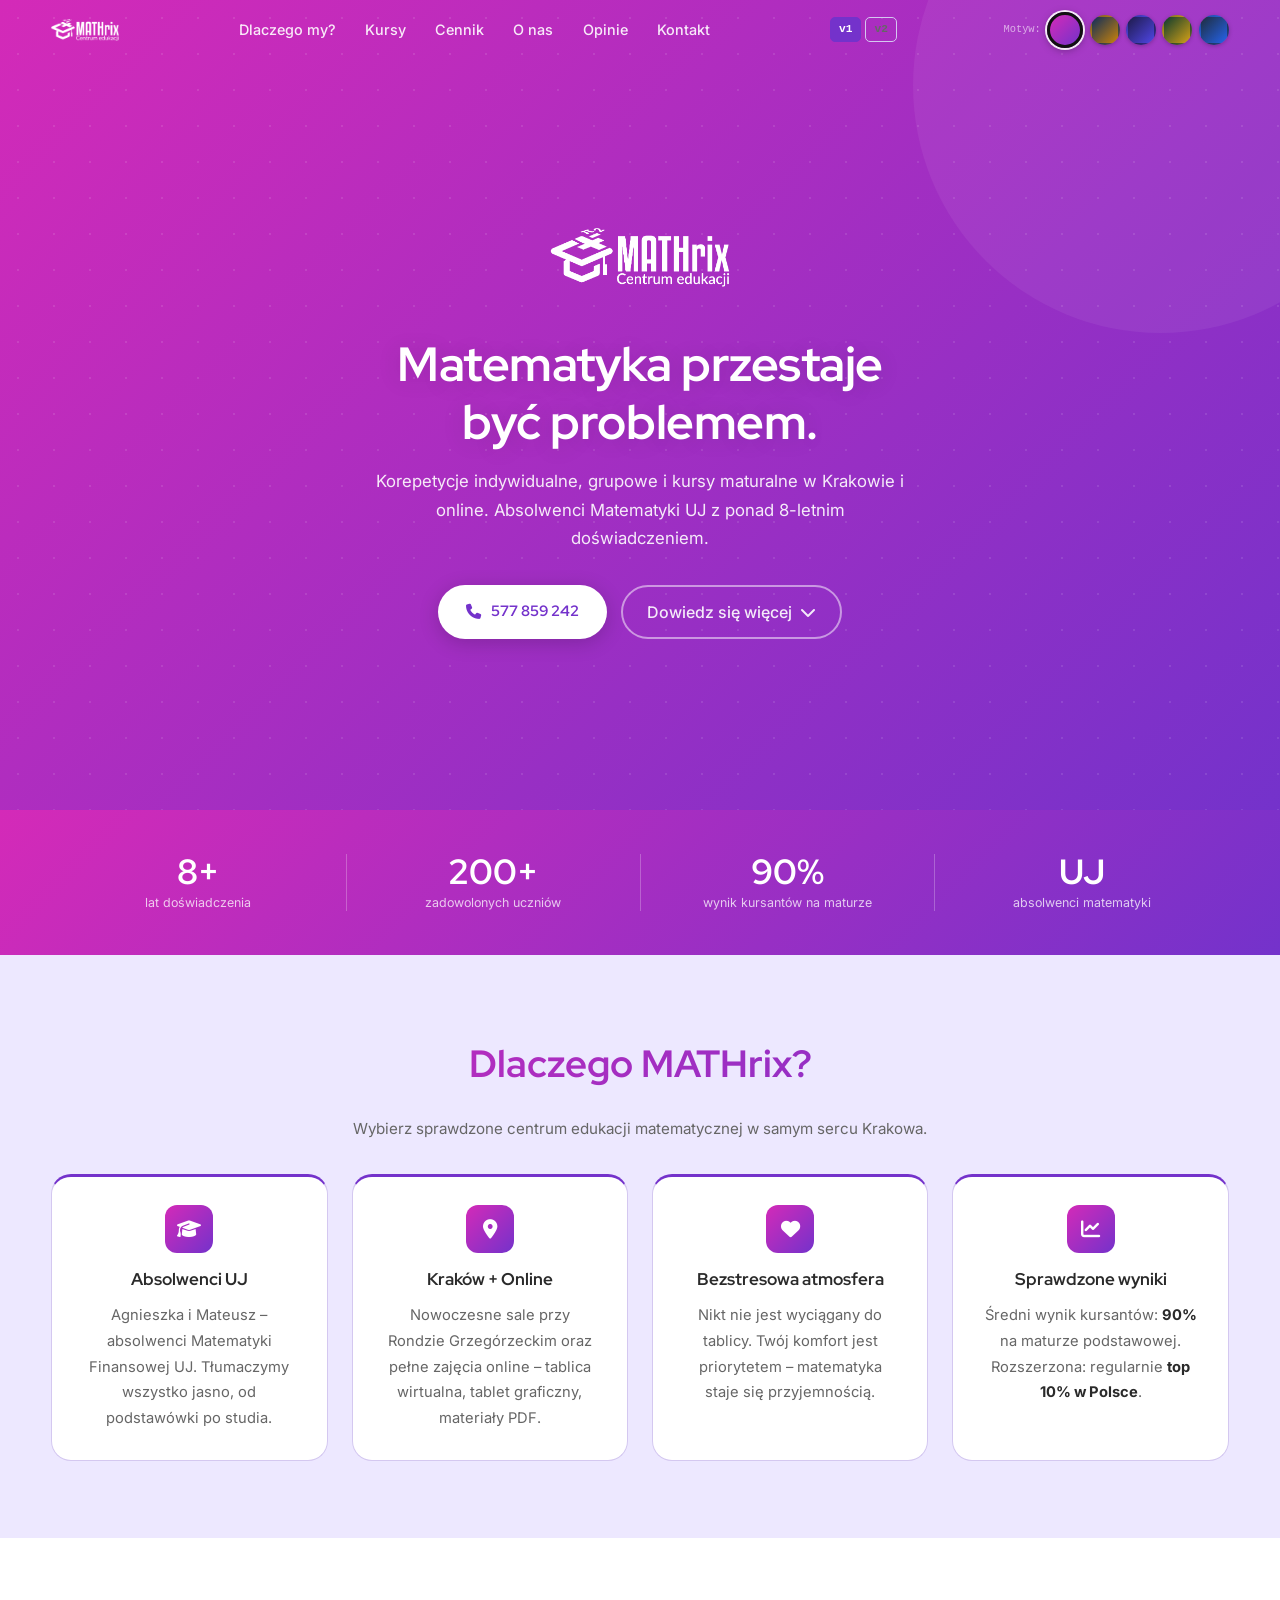
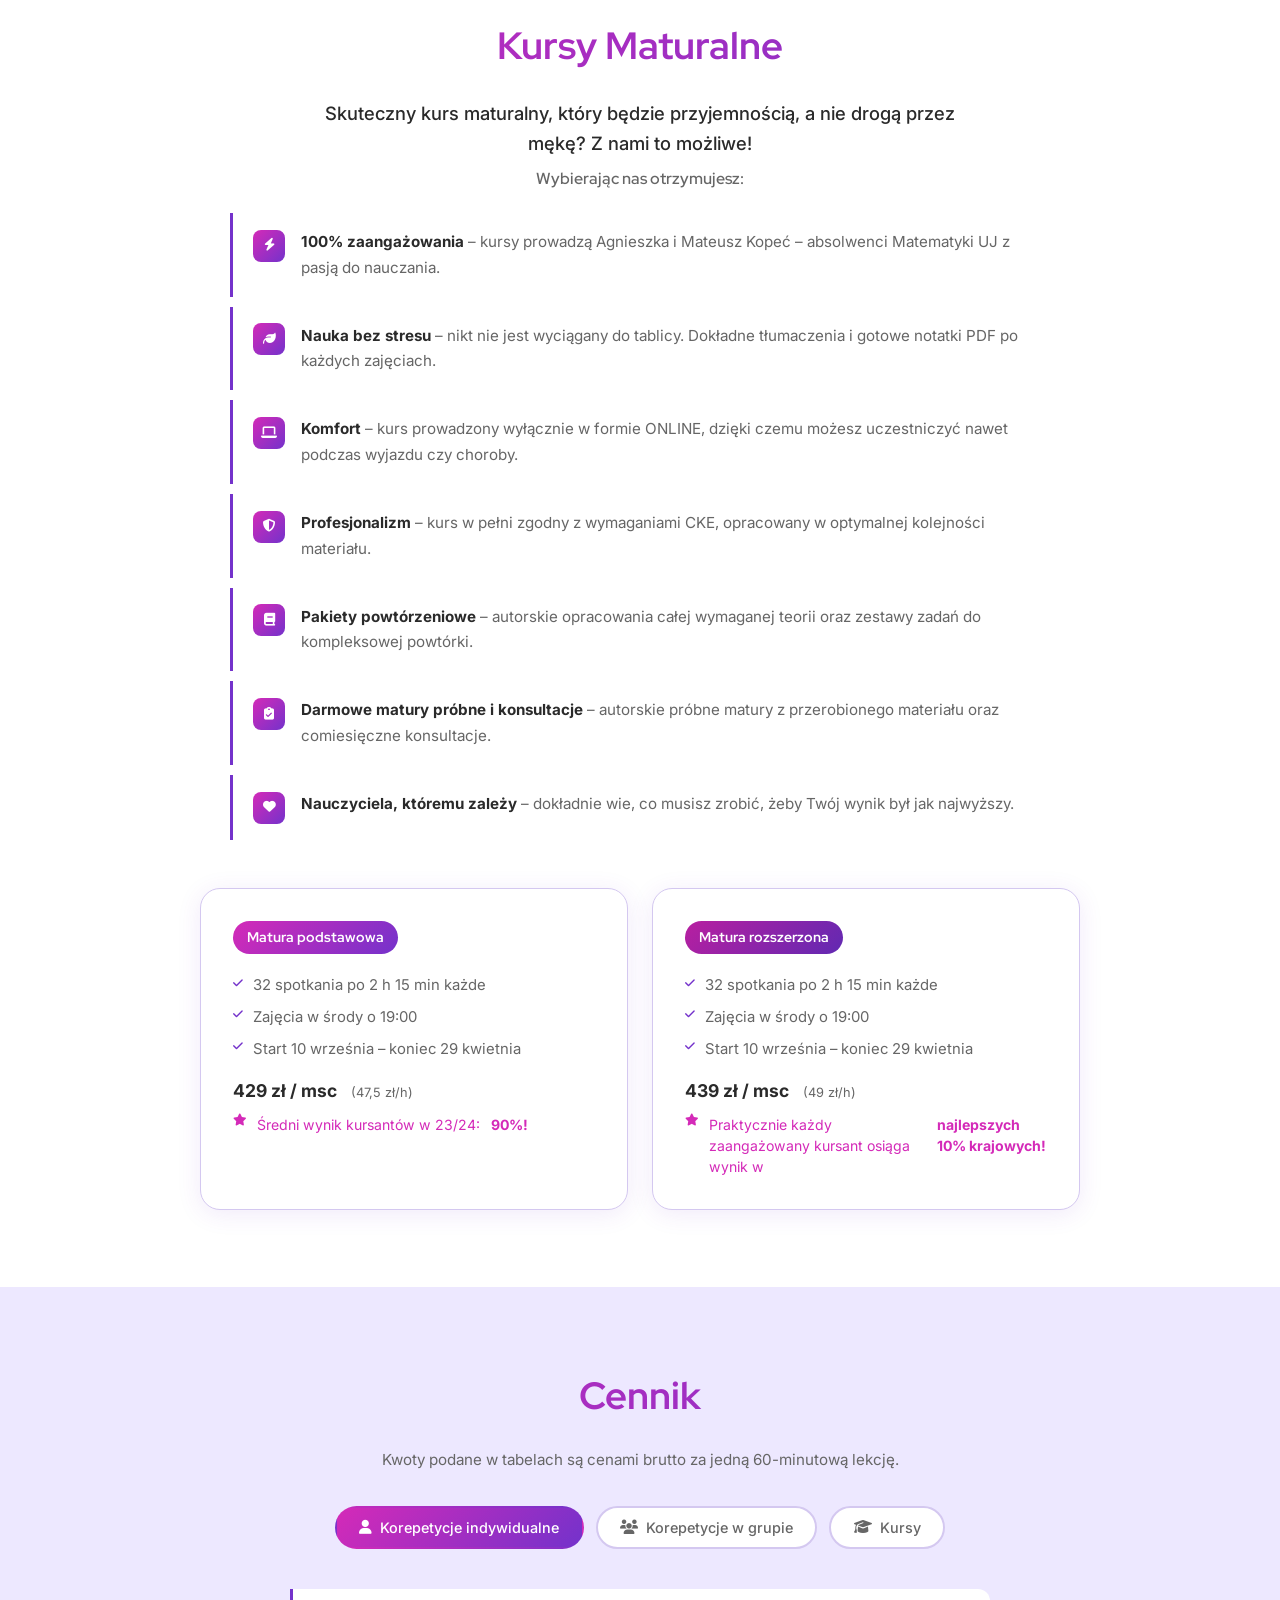
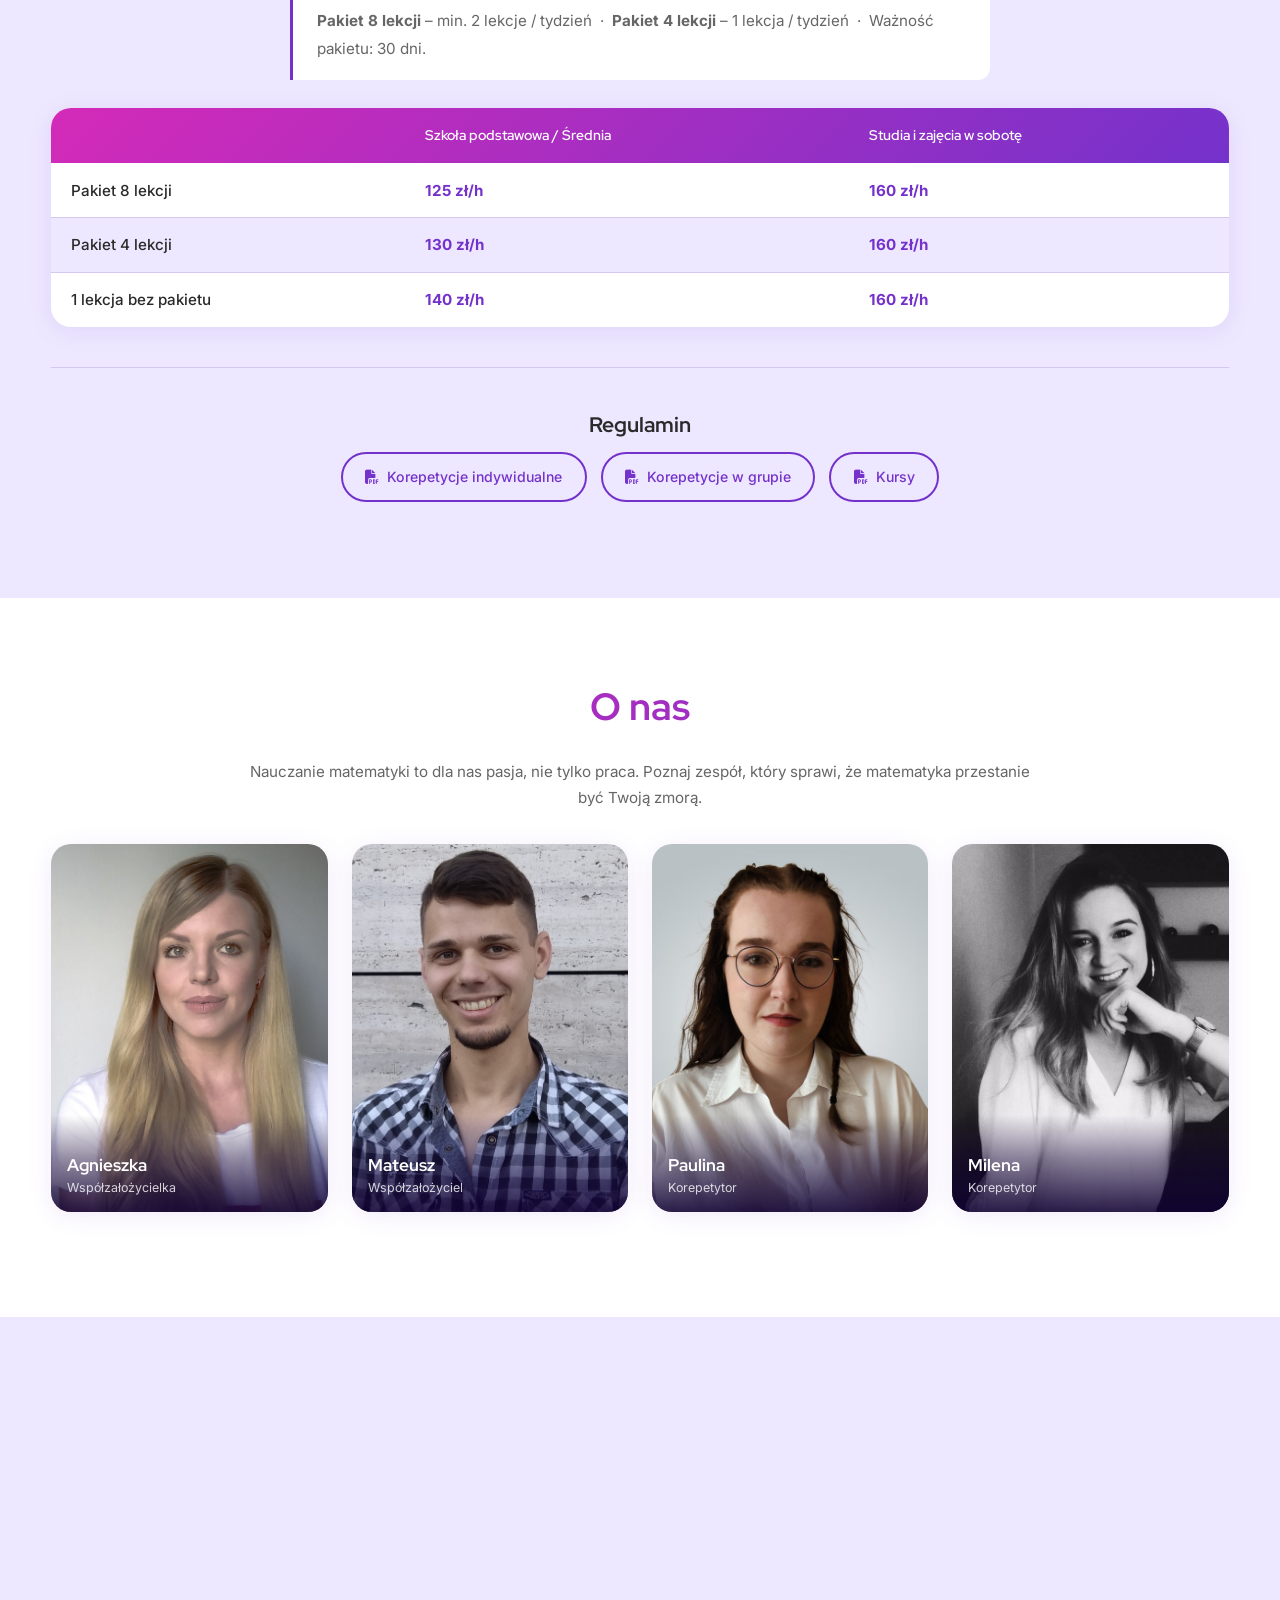
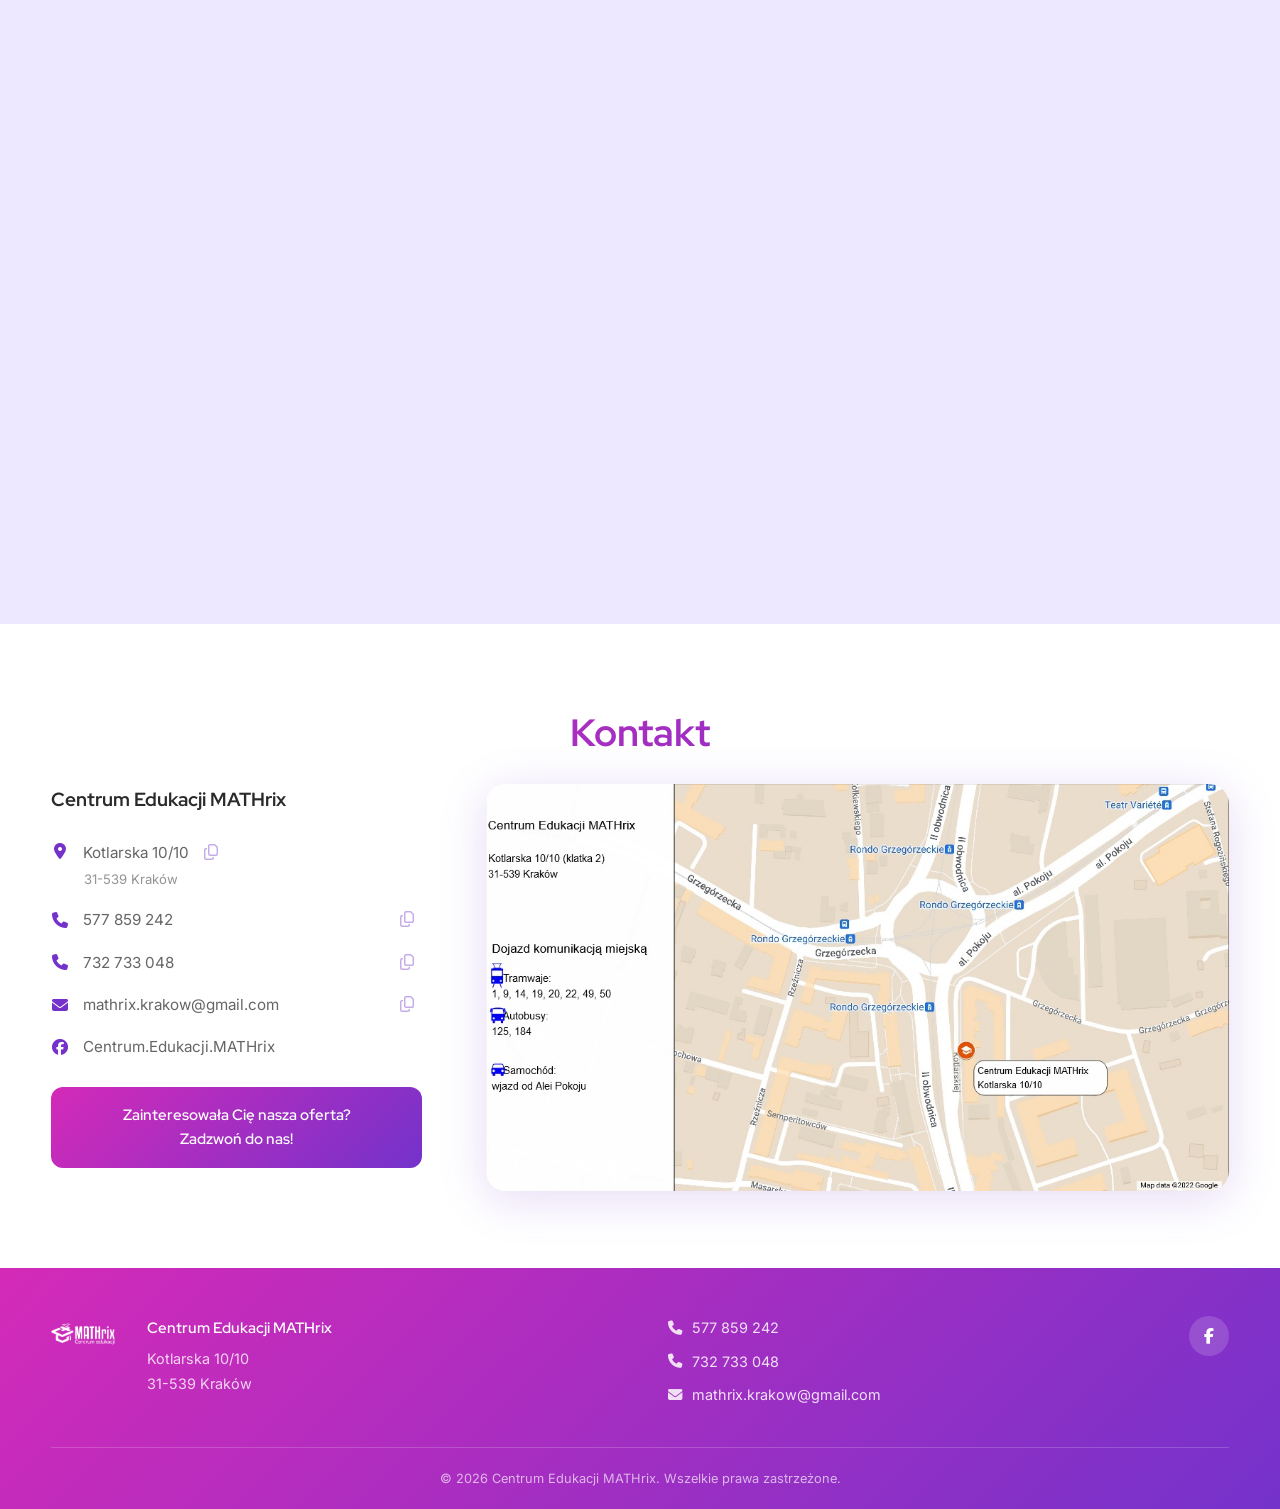
<file: index.html>
<!DOCTYPE html>
<html lang="pl">
<head>
  <meta charset="UTF-8">
  <meta name="viewport" content="width=device-width, initial-scale=1.0">
  <title>MATHrix – Centrum Edukacji Matematycznej w Krakowie</title>
  <meta name="description" content="Centrum Edukacji MATHrix w Krakowie – korepetycje z matematyki indywidualne i grupowe, kursy maturalne. Doświadczona kadra, świetna atmosfera, indywidualne podejście.">
  <link rel="icon" type="image/png" href="assets/images/logo.png">

  <link rel="preconnect" href="https://fonts.googleapis.com">
  <link rel="preconnect" href="https://fonts.gstatic.com" crossorigin>
  <link href="https://fonts.googleapis.com/css2?family=Inter:wght@400;500;600&family=Red+Hat+Display:ital,wght@0,400;0,500;0,700;1,400&display=swap" rel="stylesheet">
  <link rel="stylesheet" href="https://cdnjs.cloudflare.com/ajax/libs/font-awesome/6.4.2/css/all.min.css">
  <link rel="stylesheet" href="assets/css/style.css">

  <!-- Google Analytics -->
  <script async src="https://www.googletagmanager.com/gtag/js?id=G-Z6208XL6E9"></script>
  <script>
    window.dataLayer = window.dataLayer || [];
    function gtag(){dataLayer.push(arguments);}
    gtag('js', new Date());
    gtag('config', 'G-Z6208XL6E9');
  </script>
</head>
<body>

  <!-- ═══ HEADER ═══════════════════════════════════════════════════════════ -->
  <header class="header" id="header">
    <div class="container header__inner">
      <a href="#hero" class="header__logo">
        <img src="assets/images/logo.png" alt="MATHrix" height="38">
      </a>
      <nav class="nav" id="nav" aria-label="Menu główne">
        <ul class="nav__list">
          <li><a href="#dlaczego" class="nav__link"><i class="fa-solid fa-graduation-cap" aria-hidden="true"></i> Dlaczego my?</a></li>
          <li><a href="#kursy"   class="nav__link"><i class="fa-solid fa-book-open"      aria-hidden="true"></i> Kursy</a></li>
          <li><a href="#cennik"  class="nav__link"><i class="fa-solid fa-tag"            aria-hidden="true"></i> Cennik</a></li>
          <li><a href="#zespol"  class="nav__link"><i class="fa-solid fa-users"          aria-hidden="true"></i> O nas</a></li>
          <li><a href="#opinie"  class="nav__link"><i class="fa-solid fa-star"           aria-hidden="true"></i> Opinie</a></li>
          <li><a href="#kontakt" class="nav__link"><i class="fa-solid fa-location-dot"   aria-hidden="true"></i> Kontakt</a></li>
          <li class="nav__item--cta">
            <a href="tel:+48577859242" class="nav__link nav__link--phone">
              <i class="fa-solid fa-phone" aria-hidden="true"></i> 577 859 242
            </a>
          </li>
        </ul>
      </nav>
      <!-- DEV: version switcher (usunąć przed produkcją) -->
      <div class="dev-versions">
        <a href="index.html" class="dev-versions__btn active">v1</a>
        <a href="v2.html"    class="dev-versions__btn">v2</a>
      </div>
      <!-- DEV: theme switcher (usunąć przed produkcją) -->
      <div class="dev-themes" aria-label="Podgląd motywu">
        <span class="dev-themes__label">Motyw:</span>
        <button class="dev-themes__btn active" data-theme="default"
                title="Różowo-fioletowy"
                style="background:linear-gradient(135deg,#d42ab8,#7432cb)"></button>
        <button class="dev-themes__btn" data-theme="granat-zloto"
                title="Granat + złoto"
                style="background:linear-gradient(135deg,#0f2d5a,#c9830a)"></button>
        <button class="dev-themes__btn" data-theme="indygo"
                title="Ciemny indygo + niebieski"
                style="background:linear-gradient(135deg,#1e1b4b,#4f46e5)"></button>
        <button class="dev-themes__btn" data-theme="zielen-zloto"
                title="Głęboka zieleń + złoto"
                style="background:linear-gradient(135deg,#0d3b2e,#d4a017)"></button>
        <button class="dev-themes__btn" data-theme="antracyt-niebieski"
                title="Antracyt + niebieski"
                style="background:linear-gradient(135deg,#1e2d3d,#2563eb)"></button>
      </div>
      <button class="nav-toggle" id="navToggle"
              aria-label="Otwórz menu" aria-expanded="false" aria-controls="nav">
        <span></span><span></span><span></span>
      </button>
    </div>
  </header>

  <main>

    <!-- ═══ HERO ══════════════════════════════════════════════════════════ -->
    <section class="hero" id="hero">
      <div class="container hero__inner">
        <img src="assets/images/logo-white.png" alt="MATHrix" class="hero__logo">
        <h1 class="hero__title">Matematyka przestaje<br>być problemem.</h1>
        <p class="hero__subtitle">Korepetycje indywidualne, grupowe i kursy maturalne w Krakowie i online. Absolwenci Matematyki UJ z ponad 8-letnim doświadczeniem.</p>
        <div class="hero__actions">
          <a href="tel:+48577859242" class="hero__btn">
            <i class="fa-solid fa-phone" aria-hidden="true"></i>
            <span class="hero__btn-mobile">Zadzwoń teraz</span>
            <span class="hero__btn-desktop">577 859 242</span>
          </a>
          <a href="#dlaczego" class="hero__link">
            Dowiedz się więcej <i class="fa-solid fa-chevron-down" aria-hidden="true"></i>
          </a>
        </div>
      </div>
    </section>

    <!-- ═══ STATS ════════════════════════════════════════════════════════ -->
    <div class="stats" aria-hidden="true">
      <div class="container stats__grid">
        <div class="stats__item">
          <span class="stats__number">8+</span>
          <span class="stats__label">lat doświadczenia</span>
        </div>
        <div class="stats__item">
          <span class="stats__number">200+</span>
          <span class="stats__label">zadowolonych uczniów</span>
        </div>
        <div class="stats__item">
          <span class="stats__number">90%</span>
          <span class="stats__label">wynik kursantów na maturze</span>
        </div>
        <div class="stats__item">
          <span class="stats__number">UJ</span>
          <span class="stats__label">absolwenci matematyki</span>
        </div>
      </div>
    </div>

    <!-- ═══ DLACZEGO ══════════════════════════════════════════════════════ -->
    <section class="section dlaczego" id="dlaczego">
      <div class="container">
        <h2 class="section__title reveal">Dlaczego MATHrix?</h2>
        <p class="section__lead reveal">Wybierz sprawdzone centrum edukacji matematycznej w samym sercu Krakowa.</p>
        <div class="dlaczego__grid reveal">

          <div class="dlaczego__card">
            <div class="dlaczego__icon" aria-hidden="true">
              <i class="fa-solid fa-graduation-cap"></i>
            </div>
            <h3>Absolwenci UJ</h3>
            <p>Agnieszka i Mateusz – absolwenci Matematyki Finansowej UJ. Tłumaczymy wszystko jasno, od podstawówki po studia.</p>
          </div>

          <div class="dlaczego__card">
            <div class="dlaczego__icon" aria-hidden="true">
              <i class="fa-solid fa-location-dot"></i>
            </div>
            <h3>Kraków + Online</h3>
            <p>Nowoczesne sale przy Rondzie Grzegórzeckim oraz pełne zajęcia online – tablica wirtualna, tablet graficzny, materiały PDF.</p>
          </div>

          <div class="dlaczego__card">
            <div class="dlaczego__icon" aria-hidden="true">
              <i class="fa-solid fa-heart"></i>
            </div>
            <h3>Bezstresowa atmosfera</h3>
            <p>Nikt nie jest wyciągany do tablicy. Twój komfort jest priorytetem – matematyka staje się przyjemnością.</p>
          </div>

          <div class="dlaczego__card">
            <div class="dlaczego__icon" aria-hidden="true">
              <i class="fa-solid fa-chart-line"></i>
            </div>
            <h3>Sprawdzone wyniki</h3>
            <p>Średni wynik kursantów: <strong>90%</strong> na maturze podstawowej. Rozszerzona: regularnie <strong>top 10% w Polsce</strong>.</p>
          </div>

        </div>
      </div>
    </section>

    <!-- ═══ KURSY ═════════════════════════════════════════════════════════ -->
    <section class="section kursy" id="kursy">
      <div class="container">
        <h2 class="section__title reveal">Kursy Maturalne</h2>
        <p class="kursy__lead reveal">
          Skuteczny kurs maturalny, który będzie przyjemnością, a nie drogą przez mękę? Z nami to możliwe!
        </p>

        <div class="kursy__benefits reveal">
          <p class="kursy__benefits-title">Wybierając nas otrzymujesz:</p>
          <ul class="kursy__list">
            <li>
              <span class="kursy__bullet" aria-hidden="true"><i class="fa-solid fa-bolt"></i></span>
              <div><strong>100% zaangażowania</strong> – kursy prowadzą Agnieszka i Mateusz Kopeć – absolwenci Matematyki UJ z pasją do nauczania.</div>
            </li>
            <li>
              <span class="kursy__bullet" aria-hidden="true"><i class="fa-solid fa-leaf"></i></span>
              <div><strong>Nauka bez stresu</strong> – nikt nie jest wyciągany do tablicy. Dokładne tłumaczenia i gotowe notatki PDF po każdych zajęciach.</div>
            </li>
            <li>
              <span class="kursy__bullet" aria-hidden="true"><i class="fa-solid fa-laptop"></i></span>
              <div><strong>Komfort</strong> – kurs prowadzony wyłącznie w formie ONLINE, dzięki czemu możesz uczestniczyć nawet podczas wyjazdu czy choroby.</div>
            </li>
            <li>
              <span class="kursy__bullet" aria-hidden="true"><i class="fa-solid fa-shield-halved"></i></span>
              <div><strong>Profesjonalizm</strong> – kurs w pełni zgodny z wymaganiami CKE, opracowany w optymalnej kolejności materiału.</div>
            </li>
            <li>
              <span class="kursy__bullet" aria-hidden="true"><i class="fa-solid fa-book"></i></span>
              <div><strong>Pakiety powtórzeniowe</strong> – autorskie opracowania całej wymaganej teorii oraz zestawy zadań do kompleksowej powtórki.</div>
            </li>
            <li>
              <span class="kursy__bullet" aria-hidden="true"><i class="fa-solid fa-clipboard-check"></i></span>
              <div><strong>Darmowe matury próbne i konsultacje</strong> – autorskie próbne matury z przerobionego materiału oraz comiesięczne konsultacje.</div>
            </li>
            <li>
              <span class="kursy__bullet" aria-hidden="true"><i class="fa-solid fa-heart"></i></span>
              <div><strong>Nauczyciela, któremu zależy</strong> – dokładnie wie, co musisz zrobić, żeby Twój wynik był jak najwyższy.</div>
            </li>
          </ul>
        </div>

        <div class="kursy__courses">
          <div class="kursy__course reveal">
            <div class="kursy__course-badge">Matura podstawowa</div>
            <ul class="kursy__course-list">
              <li><i class="fa-solid fa-check" aria-hidden="true"></i> 32 spotkania po 2 h 15 min każde</li>
              <li><i class="fa-solid fa-check" aria-hidden="true"></i> Zajęcia w środy o 19:00</li>
              <li><i class="fa-solid fa-check" aria-hidden="true"></i> Start 10 września – koniec 29 kwietnia</li>
              <li class="is-price"><strong>429 zł / msc</strong> <span>(47,5 zł/h)</span></li>
              <li class="is-highlight"><i class="fa-solid fa-star" aria-hidden="true"></i> Średni wynik kursantów w 23/24: <strong>90%!</strong></li>
            </ul>
          </div>
          <div class="kursy__course reveal">
            <div class="kursy__course-badge kursy__course-badge--ext">Matura rozszerzona</div>
            <ul class="kursy__course-list">
              <li><i class="fa-solid fa-check" aria-hidden="true"></i> 32 spotkania po 2 h 15 min każde</li>
              <li><i class="fa-solid fa-check" aria-hidden="true"></i> Zajęcia w środy o 19:00</li>
              <li><i class="fa-solid fa-check" aria-hidden="true"></i> Start 10 września – koniec 29 kwietnia</li>
              <li class="is-price"><strong>439 zł / msc</strong> <span>(49 zł/h)</span></li>
              <li class="is-highlight"><i class="fa-solid fa-star" aria-hidden="true"></i> Praktycznie każdy zaangażowany kursant osiąga wynik w <strong>najlepszych 10% krajowych!</strong></li>
            </ul>
          </div>
        </div>
      </div>
    </section>

    <!-- ═══ CENNIK ════════════════════════════════════════════════════════ -->
    <section class="section cennik" id="cennik">
      <div class="container">
        <h2 class="section__title reveal">Cennik</h2>
        <p class="section__lead reveal">Kwoty podane w tabelach są cenami brutto za jedną 60-minutową lekcję.</p>

        <div class="tabs reveal" role="tablist" aria-label="Rodzaj zajęć">
          <button class="tab active" role="tab" id="tab-btn-1"
                  aria-selected="true" aria-controls="tab-panel-1" data-tab="1">
            <i class="fa-solid fa-user" aria-hidden="true"></i> Korepetycje indywidualne
          </button>
          <button class="tab" role="tab" id="tab-btn-2"
                  aria-selected="false" aria-controls="tab-panel-2" data-tab="2">
            <i class="fa-solid fa-users" aria-hidden="true"></i> Korepetycje w grupie
          </button>
          <button class="tab" role="tab" id="tab-btn-3"
                  aria-selected="false" aria-controls="tab-panel-3" data-tab="3">
            <i class="fa-solid fa-graduation-cap" aria-hidden="true"></i> Kursy
          </button>
        </div>

        <!-- Panel 1 – indywidualne -->
        <div class="tab-panel active" id="tab-panel-1" role="tabpanel" aria-labelledby="tab-btn-1">
          <p class="tab-note">
            <strong>Pakiet 8 lekcji</strong> – min. 2 lekcje / tydzień &nbsp;·&nbsp;
            <strong>Pakiet 4 lekcji</strong> – 1 lekcja / tydzień &nbsp;·&nbsp;
            Ważność pakietu: 30 dni.
          </p>
          <div class="price-table-wrap">
            <table class="price-table">
              <thead>
                <tr>
                  <th scope="col"></th>
                  <th scope="col">Szkoła podstawowa / Średnia</th>
                  <th scope="col">Studia i zajęcia w sobotę</th>
                </tr>
              </thead>
              <tbody>
                <tr>
                  <td class="price-table__label">Pakiet 8 lekcji</td>
                  <td class="price-table__val">125 zł/h</td>
                  <td class="price-table__val">160 zł/h</td>
                </tr>
                <tr>
                  <td class="price-table__label">Pakiet 4 lekcji</td>
                  <td class="price-table__val">130 zł/h</td>
                  <td class="price-table__val">160 zł/h</td>
                </tr>
                <tr>
                  <td class="price-table__label">1 lekcja bez pakietu</td>
                  <td class="price-table__val">140 zł/h</td>
                  <td class="price-table__val">160 zł/h</td>
                </tr>
              </tbody>
            </table>
          </div>
        </div>

        <!-- Panel 2 – grupowe -->
        <div class="tab-panel" id="tab-panel-2" role="tabpanel" aria-labelledby="tab-btn-2" hidden>
          <p class="tab-note">Grupy 2–8 uczniów w tym samym materiale. Zajęcia stacjonarnie lub online.</p>
          <div class="price-table-wrap">
            <table class="price-table">
              <thead>
                <tr>
                  <th scope="col"></th>
                  <th scope="col">Szkoła podstawowa / Średnia</th>
                  <th scope="col">Studia</th>
                </tr>
              </thead>
              <tbody>
                <tr>
                  <td class="price-table__label">Grupa 2-osobowa</td>
                  <td class="price-table__val">90 zł/os.</td>
                  <td class="price-table__val">100 zł/os.</td>
                </tr>
                <tr>
                  <td class="price-table__label">Grupa 3-osobowa</td>
                  <td class="price-table__val">80 zł/os.</td>
                  <td class="price-table__val">90 zł/os.</td>
                </tr>
              </tbody>
            </table>
          </div>
        </div>

        <!-- Panel 3 – kursy -->
        <div class="tab-panel" id="tab-panel-3" role="tabpanel" aria-labelledby="tab-btn-3" hidden>
          <p class="tab-note">Grupy 4–8 osób, zgodne z wymaganiami CKE. Przygotowanie do matury podstawowej i rozszerzonej.</p>
          <div class="price-table-wrap">
            <table class="price-table">
              <thead>
                <tr>
                  <th scope="col">Kurs</th>
                  <th scope="col">Cena miesięczna</th>
                </tr>
              </thead>
              <tbody>
                <tr>
                  <td class="price-table__label">Matura podstawowa</td>
                  <td class="price-table__val">429 zł/msc</td>
                </tr>
                <tr>
                  <td class="price-table__label">Matura rozszerzona</td>
                  <td class="price-table__val">439 zł/msc</td>
                </tr>
              </tbody>
            </table>
          </div>
        </div>

        <!-- Regulamin -->
        <div class="regulamin reveal">
          <h3 class="regulamin__title">Regulamin</h3>
          <div class="regulamin__links">
            <a href="assets/docs/regulamin-indywidualne.pdf" target="_blank" rel="noopener" class="regulamin__btn">
              <i class="fa-solid fa-file-pdf" aria-hidden="true"></i> Korepetycje indywidualne
            </a>
            <a href="assets/docs/regulamin-grupowe.pdf" target="_blank" rel="noopener" class="regulamin__btn">
              <i class="fa-solid fa-file-pdf" aria-hidden="true"></i> Korepetycje w grupie
            </a>
            <a href="assets/docs/regulamin-kursy.pdf" target="_blank" rel="noopener" class="regulamin__btn">
              <i class="fa-solid fa-file-pdf" aria-hidden="true"></i> Kursy
            </a>
          </div>
        </div>

      </div>
    </section>

    <!-- ═══ ZESPÓŁ ════════════════════════════════════════════════════════ -->
    <section class="section zespol" id="zespol">
      <div class="container">
        <h2 class="section__title reveal">O nas</h2>
        <p class="section__lead reveal">Nauczanie matematyki to dla nas pasja, nie tylko praca. Poznaj zespół, który sprawi, że matematyka przestanie być Twoją zmorą.</p>

        <div class="team">
          <div class="team__grid reveal">

            <button class="team__card" data-member="0" aria-expanded="false">
              <div class="team__photo-wrap">
                <img src="assets/images/agnieszka.jpg" alt="Agnieszka" class="team__img" loading="lazy">
                <div class="team__name-bar">
                  <p class="team__name">Agnieszka</p>
                  <p class="team__role">Współzałożycielka</p>
                </div>
              </div>
            </button>

            <button class="team__card" data-member="1" aria-expanded="false">
              <div class="team__photo-wrap">
                <img src="assets/images/mateusz.jpg" alt="Mateusz" class="team__img" loading="lazy">
                <div class="team__name-bar">
                  <p class="team__name">Mateusz</p>
                  <p class="team__role">Współzałożyciel</p>
                </div>
              </div>
            </button>

            <button class="team__card" data-member="2" aria-expanded="false">
              <div class="team__photo-wrap">
                <img src="assets/images/paulina.jpg" alt="Paulina" class="team__img" loading="lazy">
                <div class="team__name-bar">
                  <p class="team__name">Paulina</p>
                  <p class="team__role">Korepetytor</p>
                </div>
              </div>
            </button>

            <button class="team__card" data-member="3" aria-expanded="false">
              <div class="team__photo-wrap">
                <img src="assets/images/milena.jpg" alt="Milena" class="team__img" loading="lazy">
                <div class="team__name-bar">
                  <p class="team__name">Milena</p>
                  <p class="team__role">Korepetytor</p>
                </div>
              </div>
            </button>

          </div><!-- /team__grid -->

          <div class="team__bios">

            <div class="team__bio" id="bio-0" hidden>
              <div class="team__bio-inner">
                <img src="assets/images/agnieszka.jpg" alt="Agnieszka" class="team__bio-photo" loading="lazy">
                <div class="team__bio-content">
                  <h3 class="team__bio-name">Agnieszka</h3>
                  <p class="team__bio-text">Absolwentka Matematyki Finansowej na Uniwersytecie Jagiellońskim. Założycielka Centrum Edukacji MATHrix. Swoją przygodę z nauczaniem rozpoczęła ponad 8 lat temu. Uwielbiana przez swoich uczniów za atmosferę panującą na jej lekcjach i metody nauczania, które trafiają nawet do najbardziej zagorzałych przeciwników matematyki. Specjalistka w przygotowywaniu do matury rozszerzonej i pomocy studentom. Czas wolny uwielbia spędzać grając w siatkówkę oraz poznając nowe zakątki Krakowa.</p>
                </div>
                <button class="team__bio-close" aria-label="Zamknij">
                  <i class="fa-solid fa-xmark" aria-hidden="true"></i>
                </button>
              </div>
            </div>

            <div class="team__bio" id="bio-1" hidden>
              <div class="team__bio-inner">
                <img src="assets/images/mateusz.jpg" alt="Mateusz" class="team__bio-photo" loading="lazy">
                <div class="team__bio-content">
                  <h3 class="team__bio-name">Mateusz</h3>
                  <p class="team__bio-text">Absolwent Matematyki Finansowej na Uniwersytecie Jagiellońskim i współwłaściciel Centrum Edukacji MATHrix. Korepetycji udziela od 8 lat – przez ten czas pomógł wielu uczniom na wszystkich poziomach edukacji. W nauczaniu najbardziej lubi możliwość przekazywania swojego nietuzinkowego podejścia do problemów matematycznych oraz „zarażania" pasją do matematyki. Specjalizuje się w prowadzeniu zajęć przygotowujących do matury i matematyce wyższej. Jego największymi pasjami są lotnictwo i modelarstwo redukcyjne.</p>
                </div>
                <button class="team__bio-close" aria-label="Zamknij">
                  <i class="fa-solid fa-xmark" aria-hidden="true"></i>
                </button>
              </div>
            </div>

            <div class="team__bio" id="bio-2" hidden>
              <div class="team__bio-inner">
                <img src="assets/images/paulina.jpg" alt="Paulina" class="team__bio-photo" loading="lazy">
                <div class="team__bio-content">
                  <h3 class="team__bio-name">Paulina</h3>
                  <p class="team__bio-text">Studentka Architektury w języku angielskim na Politechnice Krakowskiej. Matematyki uczy już 3 lata – ma niesamowite podejście do młodszych uczniów, dlatego w CE MATHrix zajmuje się prowadzeniem zajęć dla szkoły podstawowej. Jest kreatywna i ma pozytywne nastawienie do życia, za co dzieciaki ją uwielbiają. W wolnym czasie spełnia się w swojej pasji, jaką jest taniec towarzyski.</p>
                </div>
                <button class="team__bio-close" aria-label="Zamknij">
                  <i class="fa-solid fa-xmark" aria-hidden="true"></i>
                </button>
              </div>
            </div>

            <div class="team__bio" id="bio-3" hidden>
              <div class="team__bio-inner">
                <img src="assets/images/milena.jpg" alt="Milena" class="team__bio-photo" loading="lazy">
                <div class="team__bio-content">
                  <h3 class="team__bio-name">Milena</h3>
                  <p class="team__bio-text">Studentka fizyki studiów drugiego stopnia na Uniwersytecie Jagiellońskim. Korepetycji z matematyki i fizyki udziela od początku liceum. To, co pierwotnie było pomocą koleżeńską, przerodziło się w jej drugą – obok fizyki – pasję. Dzięki kreatywności i zdobytej wiedzy z łatwością może przedstawić trudne tematy w prosty i przyjazny sposób. W wolnym czasie zajmuje się grafiką komputerową i poszerzaniem wiedzy z zakresu sztucznej inteligencji.</p>
                </div>
                <button class="team__bio-close" aria-label="Zamknij">
                  <i class="fa-solid fa-xmark" aria-hidden="true"></i>
                </button>
              </div>
            </div>

          </div><!-- /team__bios -->
        </div><!-- /team -->
      </div>
    </section>

    <!-- ═══ OPINIE ════════════════════════════════════════════════════════ -->
    <section class="section opinie" id="opinie">
      <div class="container">
        <h2 class="section__title reveal">Co mówią uczniowie?</h2>

        <div class="opinie__grid reveal" id="opinieGrid">

          <article class="testimonial-card">
            <div class="testimonial-card__stars" aria-label="5 na 5 gwiazdek">
              <i class="fa-solid fa-star"></i><i class="fa-solid fa-star"></i><i class="fa-solid fa-star"></i><i class="fa-solid fa-star"></i><i class="fa-solid fa-star"></i>
            </div>
            <blockquote><p class="testimonial-card__text">Jestem bardzo zadowolona z lekcji indywidualnych jak i kursu przygotowującego do matury z matematyki na poziomie podstawowym i rozszerzonym prowadzonym przez Panią Agnieszkę. Naprawdę fachowe przygotowanie do egzaminu w przemiłej atmosferze! Zawsze 200% zaangażowania, indywidualne podejście do każdego. Dzięki profesjonalnemu przygotowaniu matura z matematyki była tylko przyjemnością!</p></blockquote>
            <footer class="testimonial-card__footer"><cite class="testimonial-card__author">Magda</cite></footer>
          </article>

          <article class="testimonial-card">
            <div class="testimonial-card__stars" aria-label="5 na 5 gwiazdek">
              <i class="fa-solid fa-star"></i><i class="fa-solid fa-star"></i><i class="fa-solid fa-star"></i><i class="fa-solid fa-star"></i><i class="fa-solid fa-star"></i>
            </div>
            <blockquote><p class="testimonial-card__text">Polecam z całego serca! Na lekcje zaczęłam uczęszczać dopiero kilka miesięcy przed maturą. Byłam wtedy wręcz zrozpaczona moją wiedzą, a raczej jej brakiem. Dzięki pani Agnieszcze nie tylko zrozumiałam najtrudniejszy szkolny przedmiot w moim życiu, ale również uwierzyłam w to, że mogę zdać maturę z matematyki z całkiem niezłym wynikiem.</p></blockquote>
            <footer class="testimonial-card__footer"><cite class="testimonial-card__author">Julia W.</cite></footer>
          </article>

          <article class="testimonial-card">
            <div class="testimonial-card__stars" aria-label="5 na 5 gwiazdek">
              <i class="fa-solid fa-star"></i><i class="fa-solid fa-star"></i><i class="fa-solid fa-star"></i><i class="fa-solid fa-star"></i><i class="fa-solid fa-star"></i>
            </div>
            <blockquote><p class="testimonial-card__text">Serdecznie polecam współpracę z Panem Mateuszem. Bardzo bogaty zasób wiedzy, szeroka znajomość tematów. Zagadnienia, które dla mnie jako programisty z zakresu symulacji były abstrakcyjne, nie stanowiły żadnego wyzwania!</p></blockquote>
            <footer class="testimonial-card__footer"><cite class="testimonial-card__author">Łukasz</cite></footer>
          </article>

          <article class="testimonial-card">
            <div class="testimonial-card__stars" aria-label="5 na 5 gwiazdek">
              <i class="fa-solid fa-star"></i><i class="fa-solid fa-star"></i><i class="fa-solid fa-star"></i><i class="fa-solid fa-star"></i><i class="fa-solid fa-star"></i>
            </div>
            <blockquote><p class="testimonial-card__text">Z ręką na sercu mogę polecić w pełni zaangażowaną oraz bardzo sympatyczną Panią Agnieszkę! Poza faktem, że nigdy nie miałam lepszej nauczycielki matematyki, okazało się również, że tego przedmiotu można się uczyć w przemiłej atmosferze. Dzięki Pani Agnieszce wynik z matury rozszerzonej z matematyki wybił daleko poza skalę oczekiwań!</p></blockquote>
            <footer class="testimonial-card__footer"><cite class="testimonial-card__author">Paulina</cite></footer>
          </article>

          <article class="testimonial-card">
            <div class="testimonial-card__stars" aria-label="5 na 5 gwiazdek">
              <i class="fa-solid fa-star"></i><i class="fa-solid fa-star"></i><i class="fa-solid fa-star"></i><i class="fa-solid fa-star"></i><i class="fa-solid fa-star"></i>
            </div>
            <blockquote><p class="testimonial-card__text">Przerobiłem wielu korepetytorów, ale tylko jeden sprawił, że zrozumiałem podstawy matematyki do matury – był to Pan Mateusz z MATHrixa. Mój wstręt do tej nauki został okiełznany, a nawet śmiem twierdzić, że pod koniec nauki rozwiązywanie zadań zaczęło mi sprawiać przyjemność.</p></blockquote>
            <footer class="testimonial-card__footer"><cite class="testimonial-card__author">Szymon</cite></footer>
          </article>

          <article class="testimonial-card">
            <div class="testimonial-card__stars" aria-label="5 na 5 gwiazdek">
              <i class="fa-solid fa-star"></i><i class="fa-solid fa-star"></i><i class="fa-solid fa-star"></i><i class="fa-solid fa-star"></i><i class="fa-solid fa-star"></i>
            </div>
            <blockquote><p class="testimonial-card__text">Świetne warunki, możliwość lekcji zdalnych, nauczyciele z pasją i poświęceniem, autorskie próbne matury i egzaminy ósmoklasisty, miła atmosfera – jak najbardziej polecam wszystkim.</p></blockquote>
            <footer class="testimonial-card__footer"><cite class="testimonial-card__author">Blanka</cite></footer>
          </article>

          <article class="testimonial-card" hidden>
            <div class="testimonial-card__stars" aria-label="5 na 5 gwiazdek">
              <i class="fa-solid fa-star"></i><i class="fa-solid fa-star"></i><i class="fa-solid fa-star"></i><i class="fa-solid fa-star"></i><i class="fa-solid fa-star"></i>
            </div>
            <blockquote><p class="testimonial-card__text">Na lekcjach atmosfera zawsze była świetna. Pani Agnieszka indywidualnie podchodzi do każdego ucznia, wszystko na spokojnie tłumaczy bez stresu. Brałam korepetycje przez ok. 4 lata, pomogła mi niesamowicie. Dzięki jej pomocy zdałam maturę za pierwszym razem. Polecam w 100%!</p></blockquote>
            <footer class="testimonial-card__footer"><cite class="testimonial-card__author">Patrycja</cite></footer>
          </article>

          <article class="testimonial-card" hidden>
            <div class="testimonial-card__stars" aria-label="5 na 5 gwiazdek">
              <i class="fa-solid fa-star"></i><i class="fa-solid fa-star"></i><i class="fa-solid fa-star"></i><i class="fa-solid fa-star"></i><i class="fa-solid fa-star"></i>
            </div>
            <blockquote><p class="testimonial-card__text">Z pełną świadomością polecam Centrum Edukacji MATHrix, a w szczególności Pana Mateusza. Pan Mateusz przygotowywał mojego syna do egzaminu ósmoklasisty. Syn uczęszczał na lekcje bardzo chętnie, został świetnie przygotowany. Zawsze mógł skorzystać z pomocy dodatkowej online. POLECAM TĘ SZKOŁĘ!</p></blockquote>
            <footer class="testimonial-card__footer"><cite class="testimonial-card__author">Marcel</cite></footer>
          </article>

          <article class="testimonial-card" hidden>
            <div class="testimonial-card__stars" aria-label="5 na 5 gwiazdek">
              <i class="fa-solid fa-star"></i><i class="fa-solid fa-star"></i><i class="fa-solid fa-star"></i><i class="fa-solid fa-star"></i><i class="fa-solid fa-star"></i>
            </div>
            <blockquote><p class="testimonial-card__text">Osobiście chodziłam do MATHrixa na kurs przygotowujący do matury rozszerzonej oraz lekcje indywidualne. Sam kurs był bardzo pomocny i obejmował wszystkie zagadnienia do egzaminu. Lekcje z panią Agnieszką to sama przyjemność – świetna atmosfera i indywidualne podejście. Nie dość, że naprawdę polubiłam matematykę, to zrobiłam duży progres. Jedyne, czego żałuję, to że nie znalazłam się tam wcześniej!</p></blockquote>
            <footer class="testimonial-card__footer"><cite class="testimonial-card__author">Julia B.</cite></footer>
          </article>

          <article class="testimonial-card" hidden>
            <div class="testimonial-card__stars" aria-label="5 na 5 gwiazdek">
              <i class="fa-solid fa-star"></i><i class="fa-solid fa-star"></i><i class="fa-solid fa-star"></i><i class="fa-solid fa-star"></i><i class="fa-solid fa-star"></i>
            </div>
            <blockquote><p class="testimonial-card__text">Lekcje pomogły w opanowaniu całego materiału licealnego na poziomie rozszerzonym. Genialna atmosfera, młodzieżowe podejście oraz klarowny przekaz najtrudniejszych zagadnień. Po dwóch latach zajęć jestem zachwycony – nie był to zmarnowany czas ani przez sekundę. Bardzo polecam!</p></blockquote>
            <footer class="testimonial-card__footer"><cite class="testimonial-card__author">Artur</cite></footer>
          </article>

        </div><!-- /opinie__grid -->

        <div class="opinie__more reveal">
          <button class="opinie__more-btn" id="opinieMoreBtn">
            <i class="fa-solid fa-chevron-down" aria-hidden="true"></i> Pokaż wszystkie opinie
          </button>
        </div>

      </div>
    </section>

    <!-- ═══ KONTAKT ═══════════════════════════════════════════════════════ -->
    <section class="section kontakt" id="kontakt">
      <div class="container">
        <h2 class="section__title reveal">Kontakt</h2>
        <div class="kontakt__layout">

          <div class="kontakt__info reveal">
            <h3 class="kontakt__name">Centrum Edukacji MATHrix</h3>
            <ul class="kontakt__list">
              <li class="kontakt__list-addr">
                <i class="fa-solid fa-location-dot" aria-hidden="true"></i>
                <div class="kontakt__address">
                  <span class="kontakt__street">
                    <address>Kotlarska 10/10</address>
                    <button class="copy-btn" data-copy="Kotlarska 10/10" title="Kopiuj ulicę" aria-label="Kopiuj ulicę">
                      <i class="fa-regular fa-copy" aria-hidden="true"></i>
                    </button>
                  </span>
                  <span class="kontakt__city">31-539 Kraków</span>
                </div>
              </li>
              <li>
                <i class="fa-solid fa-phone" aria-hidden="true"></i>
                <a href="tel:+48577859242">577 859 242</a>
                <button class="copy-btn" data-copy="577859242" title="Kopiuj numer" aria-label="Kopiuj numer">
                  <i class="fa-regular fa-copy" aria-hidden="true"></i>
                </button>
              </li>
              <li>
                <i class="fa-solid fa-phone" aria-hidden="true"></i>
                <a href="tel:+48732733048">732 733 048</a>
                <button class="copy-btn" data-copy="732733048" title="Kopiuj numer" aria-label="Kopiuj numer">
                  <i class="fa-regular fa-copy" aria-hidden="true"></i>
                </button>
              </li>
              <li>
                <i class="fa-solid fa-envelope" aria-hidden="true"></i>
                <a href="mailto:mathrix.krakow@gmail.com">mathrix.krakow@gmail.com</a>
                <button class="copy-btn" data-copy="mathrix.krakow@gmail.com" title="Kopiuj e-mail" aria-label="Kopiuj e-mail">
                  <i class="fa-regular fa-copy" aria-hidden="true"></i>
                </button>
              </li>
              <li>
                <i class="fa-brands fa-facebook" aria-hidden="true"></i>
                <a href="https://www.facebook.com/Centrum.Edukacji.MATHrix"
                   target="_blank" rel="noopener noreferrer">Centrum.Edukacji.MATHrix</a>
              </li>
            </ul>
            <p class="kontakt__cta">Zainteresowała Cię nasza oferta?<br>Zadzwoń do nas!</p>
          </div>

          <div class="kontakt__map reveal">
            <img src="assets/images/mapka.jpg"
                 alt="Mapa dojazdu do MATHrix, Kotlarska 10/10, Kraków"
                 class="kontakt__map-img" loading="lazy">
          </div>

        </div>
      </div>
    </section>

  </main>

  <!-- ═══ FOOTER ════════════════════════════════════════════════════════ -->
  <footer class="footer">
    <div class="container footer__inner">
      <div class="footer__logo">
        <img src="assets/images/logo-white.png" alt="MATHrix" height="36" loading="lazy">
      </div>
      <div class="footer__details">
        <p class="footer__company">Centrum Edukacji MATHrix</p>
        <address class="footer__address">Kotlarska 10/10<br>31-539 Kraków</address>
      </div>
      <div class="footer__contact">
        <a href="tel:+48577859242" class="footer__link">
          <i class="fa-solid fa-phone" aria-hidden="true"></i> 577 859 242
        </a>
        <a href="tel:+48732733048" class="footer__link">
          <i class="fa-solid fa-phone" aria-hidden="true"></i> 732 733 048
        </a>
        <a href="mailto:mathrix.krakow@gmail.com" class="footer__link">
          <i class="fa-solid fa-envelope" aria-hidden="true"></i> mathrix.krakow@gmail.com
        </a>
      </div>
      <div class="footer__social">
        <a href="https://www.facebook.com/Centrum.Edukacji.MATHrix"
           target="_blank" rel="noopener noreferrer"
           class="footer__social-btn" aria-label="MATHrix na Facebooku">
          <i class="fa-brands fa-facebook-f" aria-hidden="true"></i>
        </a>
      </div>
    </div>
    <div class="footer__bottom">
      <div class="container">
        <p>© <span id="footerYear">2025</span> Centrum Edukacji MATHrix. Wszelkie prawa zastrzeżone.</p>
      </div>
    </div>
  </footer>

  <script src="assets/js/main.js"></script>
</body>
</html>
</file>
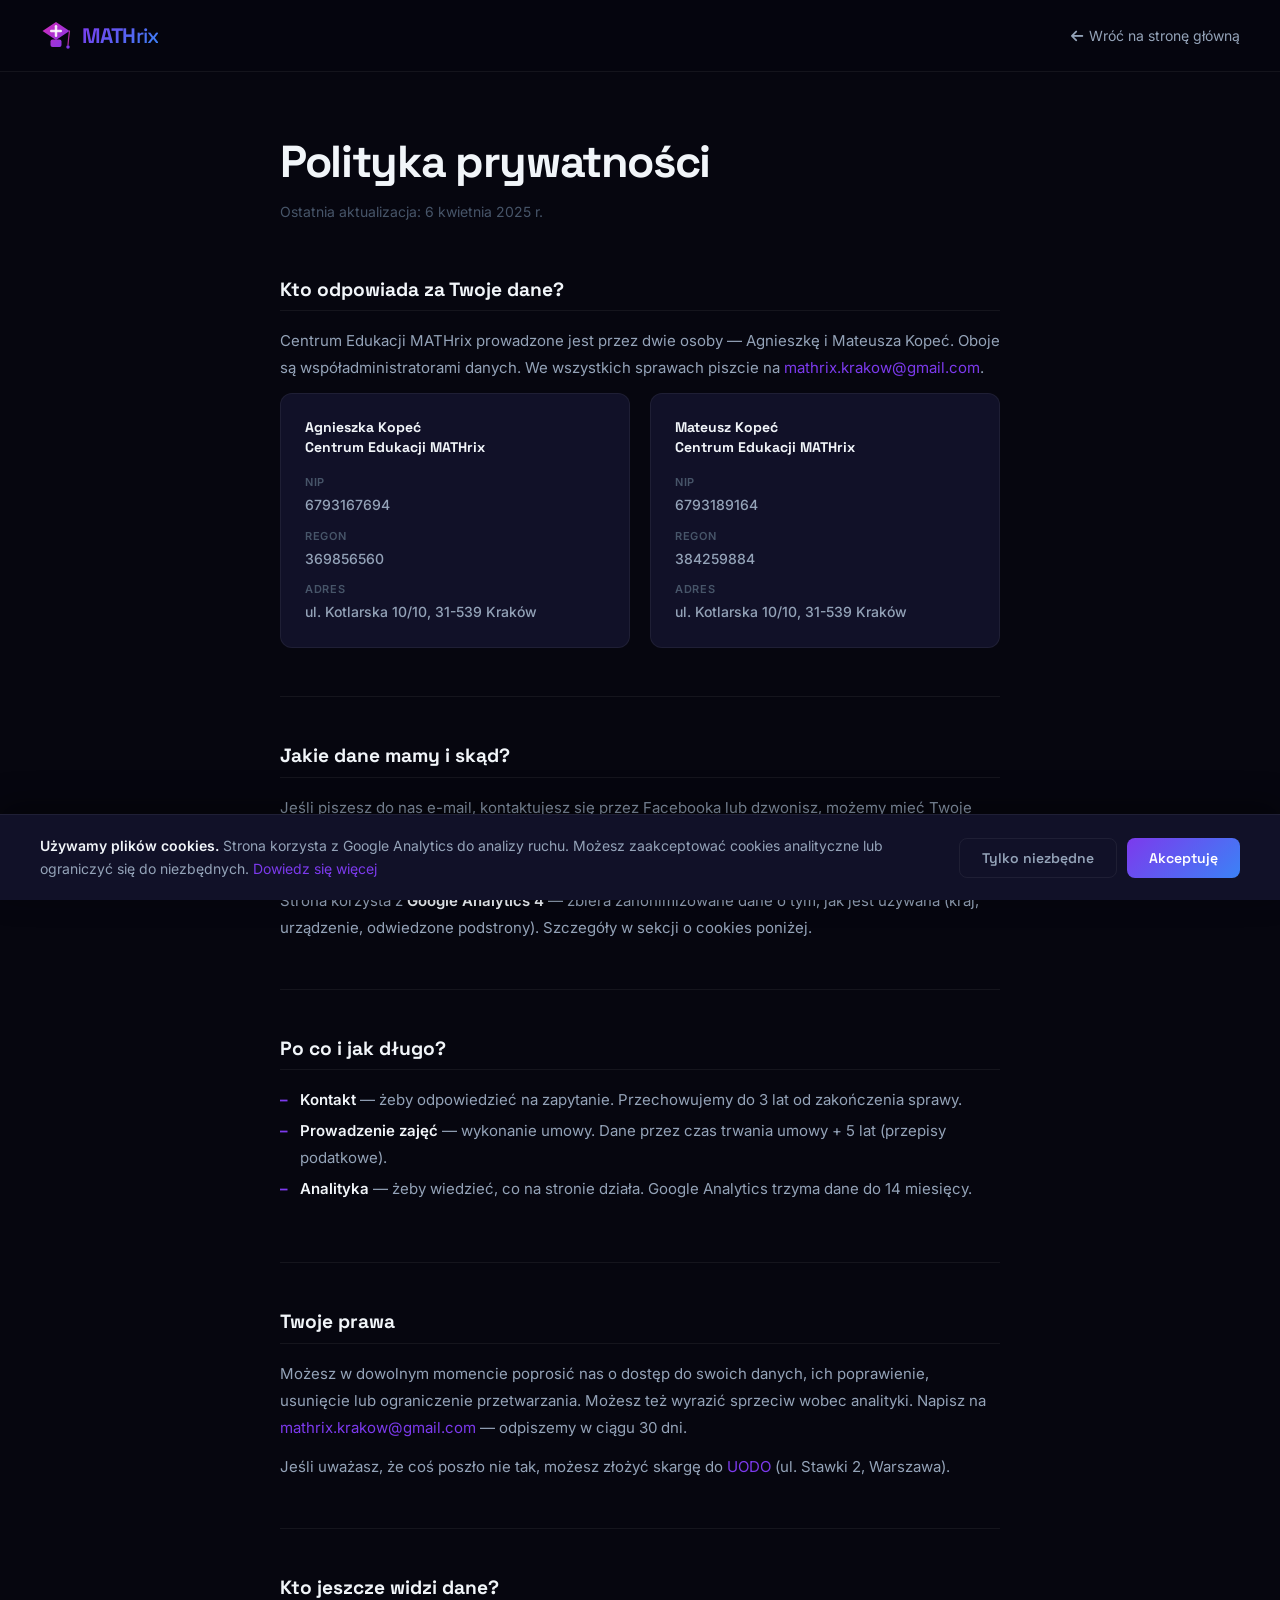
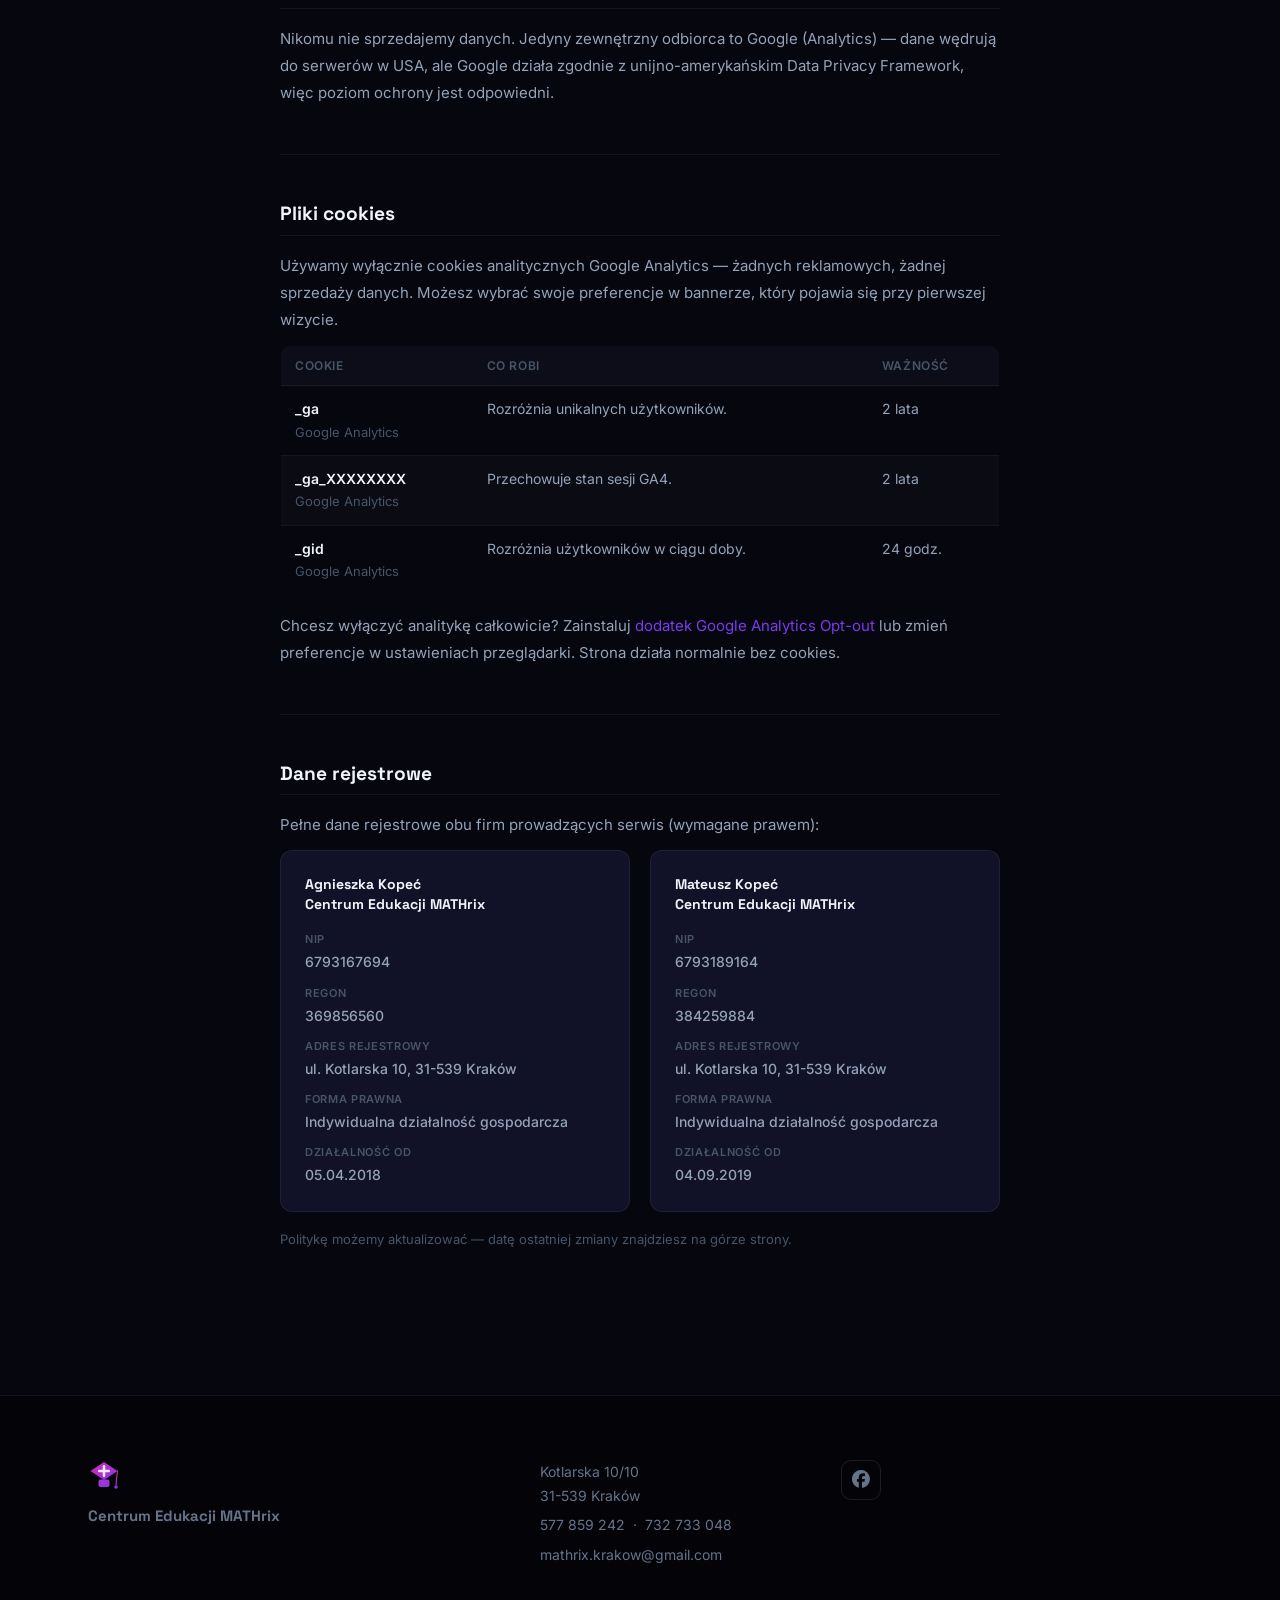
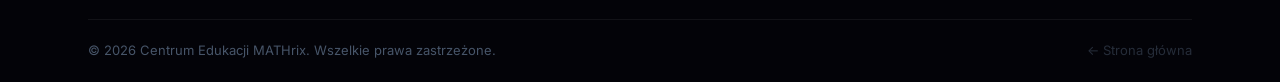
<file: polityka-prywatnosci.html>
<!DOCTYPE html>
<html lang="pl" data-theme="dark-premium">
<head>
  <meta charset="UTF-8">
  <meta name="viewport" content="width=device-width, initial-scale=1.0">
  <title>Polityka prywatności – MATHrix</title>
  <meta name="description" content="Polityka prywatności i pliki cookies Centrum Edukacji MATHrix. Dane rejestrowe firm.">
  <meta name="robots" content="noindex">
  <link rel="icon" href="assets/images/logo.png">

  <link rel="preconnect" href="https://fonts.googleapis.com">
  <link rel="preconnect" href="https://fonts.gstatic.com" crossorigin>
  <link href="https://fonts.googleapis.com/css2?family=Space+Grotesk:wght@400;500;600;700;800&family=Inter:wght@400;500;600&display=swap" rel="stylesheet">
  <link rel="stylesheet" href="https://cdnjs.cloudflare.com/ajax/libs/font-awesome/6.4.2/css/all.min.css">
  <link rel="stylesheet" href="assets/css/v2.css">
  <link rel="stylesheet" href="assets/css/legal.css">

  <style>
    /* kept for one-off overrides */
    body { padding-top: 72px; }

    .legal-nav {
      position: fixed;
      top: 0; left: 0; right: 0;
      z-index: 900;
      background: var(--nav-bg);
      backdrop-filter: blur(16px);
      -webkit-backdrop-filter: blur(16px);
      border-bottom: 1px solid var(--border);
      height: 72px;
      display: flex;
      align-items: center;
      padding: 0 40px;
      gap: 24px;
    }

    .legal-nav .logo {
      display: flex;
      align-items: center;
      gap: 10px;
      text-decoration: none;
      flex: 1;
    }

    .legal-nav .logo-icon { height: 32px; width: 32px; }

    .legal-nav .logo-wordmark {
      font-family: 'Space Grotesk', sans-serif;
      font-size: 21px;
      font-weight: 800;
      background: var(--gradient);
      -webkit-background-clip: text;
      -webkit-text-fill-color: transparent;
      background-clip: text;
    }

    .legal-nav .logo-rix { font-weight: 500; }

    .legal-back {
      font-size: 14px;
      color: var(--text-2);
      text-decoration: none;
      display: flex;
      align-items: center;
      gap: 6px;
      white-space: nowrap;
      transition: color 0.2s;
    }
    .legal-back:hover { color: var(--text); }

    /* ── Content ── */
    .legal-wrap {
      max-width: 800px;
      margin: 0 auto;
      padding: 64px 40px 96px;
    }

    .legal-hero {
      margin-bottom: 56px;
    }

    .legal-hero h1 {
      font-family: 'Space Grotesk', sans-serif;
      font-size: clamp(2rem, 4vw, 2.8rem);
      font-weight: 800;
      letter-spacing: -0.03em;
      color: var(--text);
      margin-bottom: 12px;
    }

    .legal-hero .legal-date {
      font-size: 14px;
      color: var(--text-3);
    }

    .legal-section {
      margin-bottom: 48px;
    }

    .legal-section h2 {
      font-family: 'Space Grotesk', sans-serif;
      font-size: 1.2rem;
      font-weight: 700;
      color: var(--text);
      margin-bottom: 16px;
      padding-bottom: 10px;
      border-bottom: 1px solid var(--border);
    }

    .legal-section h3 {
      font-family: 'Space Grotesk', sans-serif;
      font-size: 1rem;
      font-weight: 600;
      color: var(--text);
      margin: 20px 0 8px;
    }

    .legal-section p {
      font-size: 15px;
      line-height: 1.8;
      color: var(--text-2);
      margin-bottom: 12px;
    }

    .legal-section p:last-child { margin-bottom: 0; }

    .legal-section ul {
      list-style: none;
      padding: 0;
      margin: 0 0 12px;
    }

    .legal-section ul li {
      font-size: 15px;
      line-height: 1.8;
      color: var(--text-2);
      padding-left: 20px;
      position: relative;
      margin-bottom: 4px;
    }

    .legal-section ul li::before {
      content: '–';
      position: absolute;
      left: 0;
      color: var(--accent);
    }

    /* ── Company data table ── */
    .dane-grid {
      display: grid;
      grid-template-columns: 1fr 1fr;
      gap: 20px;
      margin-top: 8px;
    }

    .dane-card {
      background: var(--bg-card);
      border: 1px solid var(--border);
      border-radius: 12px;
      padding: 24px;
    }

    .dane-card-name {
      font-family: 'Space Grotesk', sans-serif;
      font-size: 14px;
      font-weight: 700;
      color: var(--text);
      margin-bottom: 16px;
      line-height: 1.4;
    }

    .dane-row {
      display: flex;
      flex-direction: column;
      margin-bottom: 10px;
    }

    .dane-row:last-child { margin-bottom: 0; }

    .dane-label {
      font-size: 11px;
      font-weight: 600;
      text-transform: uppercase;
      letter-spacing: 0.06em;
      color: var(--text-3);
      margin-bottom: 2px;
    }

    .dane-value {
      font-size: 14px;
      color: var(--text-2);
      font-weight: 500;
    }

    /* ── Cookie types table ── */
    .cookie-table {
      width: 100%;
      border-collapse: collapse;
      font-size: 14px;
      margin-top: 12px;
    }

    .cookie-table th {
      text-align: left;
      padding: 10px 14px;
      font-size: 12px;
      font-weight: 600;
      text-transform: uppercase;
      letter-spacing: 0.05em;
      color: var(--text-3);
      border-bottom: 1px solid var(--border);
    }

    .cookie-table td {
      padding: 12px 14px;
      color: var(--text-2);
      border-bottom: 1px solid var(--border);
      vertical-align: top;
      line-height: 1.6;
    }

    .cookie-table tr:last-child td { border-bottom: none; }

    .cookie-table tr:nth-child(even) td {
      background: var(--table-stripe);
    }

    .accent-link {
      color: var(--accent);
      text-decoration: none;
    }
    .accent-link:hover { text-decoration: underline; }

    .highlight-box {
      background: var(--badge-bg);
      border: 1px solid rgba(124,58,237,0.2);
      border-radius: 10px;
      padding: 16px 20px;
      margin-bottom: 12px;
    }

    .highlight-box p {
      margin-bottom: 0;
    }

    @media (max-width: 640px) {
      .legal-nav { padding: 0 20px; }
      .legal-wrap { padding: 48px 20px 64px; }
      .dane-grid  { grid-template-columns: 1fr; }
      .cookie-table th:last-child,
      .cookie-table td:last-child { display: none; }
    }
  </style>
</head>
<body>

  <!-- ── NAV ── -->
  <nav class="legal-nav">
    <a href="v2.html" class="logo" aria-label="MATHrix – strona główna">
      <img src="assets/images/logo-icon.svg" alt="" class="logo-icon" aria-hidden="true">
      <span class="logo-wordmark" aria-hidden="true">MATH<span class="logo-rix">rix</span></span>
    </a>
    <a href="v2.html" class="legal-back">
      <i class="fa-solid fa-arrow-left"></i> Wróć na stronę główną
    </a>
  </nav>

  <!-- ── CONTENT ── -->
  <main>
    <div class="legal-wrap">

      <div class="legal-hero">
        <h1>Polityka prywatności</h1>
        <p class="legal-date">Ostatnia aktualizacja: 6 kwietnia 2025 r.</p>
      </div>

      <div class="legal-section">
        <h2>Kto odpowiada za Twoje dane?</h2>
        <p>
          Centrum Edukacji MATHrix prowadzone jest przez dwie osoby — Agnieszkę i Mateusza Kopeć.
          Oboje są współadministratorami danych. We wszystkich sprawach piszcie na
          <a href="mailto:mathrix.krakow@gmail.com" class="accent-link">mathrix.krakow@gmail.com</a>.
        </p>
        <div class="dane-grid">
          <div class="dane-card">
            <div class="dane-card-name">Agnieszka Kopeć<br>Centrum Edukacji MATHrix</div>
            <div class="dane-row"><span class="dane-label">NIP</span><span class="dane-value">6793167694</span></div>
            <div class="dane-row"><span class="dane-label">REGON</span><span class="dane-value">369856560</span></div>
            <div class="dane-row"><span class="dane-label">Adres</span><span class="dane-value">ul. Kotlarska 10/10, 31-539 Kraków</span></div>
          </div>
          <div class="dane-card">
            <div class="dane-card-name">Mateusz Kopeć<br>Centrum Edukacji MATHrix</div>
            <div class="dane-row"><span class="dane-label">NIP</span><span class="dane-value">6793189164</span></div>
            <div class="dane-row"><span class="dane-label">REGON</span><span class="dane-value">384259884</span></div>
            <div class="dane-row"><span class="dane-label">Adres</span><span class="dane-value">ul. Kotlarska 10/10, 31-539 Kraków</span></div>
          </div>
        </div>
      </div>

      <div class="legal-section">
        <h2>Jakie dane mamy i skąd?</h2>
        <p>
          Jeśli piszesz do nas e-mail, kontaktujesz się przez Facebooka lub dzwonisz,
          możemy mieć Twoje imię, e-mail lub numer telefonu — tylko po to, żeby odpowiedzieć
          na Twoje pytanie lub prowadzić z Tobą zajęcia.
        </p>
        <p>
          Strona korzysta z <strong>Google Analytics 4</strong> — zbiera zanonimizowane dane
          o tym, jak jest używana (kraj, urządzenie, odwiedzone podstrony). Szczegóły
          w sekcji o cookies poniżej.
        </p>
      </div>

      <div class="legal-section">
        <h2>Po co i jak długo?</h2>
        <ul>
          <li><strong>Kontakt</strong> — żeby odpowiedzieć na zapytanie. Przechowujemy do 3 lat od zakończenia sprawy.</li>
          <li><strong>Prowadzenie zajęć</strong> — wykonanie umowy. Dane przez czas trwania umowy + 5 lat (przepisy podatkowe).</li>
          <li><strong>Analityka</strong> — żeby wiedzieć, co na stronie działa. Google Analytics trzyma dane do 14 miesięcy.</li>
        </ul>
      </div>

      <div class="legal-section">
        <h2>Twoje prawa</h2>
        <p>
          Możesz w dowolnym momencie poprosić nas o dostęp do swoich danych, ich poprawienie,
          usunięcie lub ograniczenie przetwarzania. Możesz też wyrazić sprzeciw wobec analityki.
          Napisz na <a href="mailto:mathrix.krakow@gmail.com" class="accent-link">mathrix.krakow@gmail.com</a>
          — odpiszemy w ciągu 30 dni.
        </p>
        <p>
          Jeśli uważasz, że coś poszło nie tak, możesz złożyć skargę do
          <a href="https://uodo.gov.pl" class="accent-link" target="_blank" rel="noopener">UODO</a>
          (ul. Stawki 2, Warszawa).
        </p>
      </div>

      <div class="legal-section">
        <h2>Kto jeszcze widzi dane?</h2>
        <p>
          Nikomu nie sprzedajemy danych. Jedyny zewnętrzny odbiorca to Google (Analytics) —
          dane wędrują do serwerów w USA, ale Google działa zgodnie z unijno-amerykańskim
          Data Privacy Framework, więc poziom ochrony jest odpowiedni.
        </p>
      </div>

      <div class="legal-section" id="cookies">
        <h2>Pliki cookies</h2>
        <p>
          Używamy wyłącznie cookies analitycznych Google Analytics — żadnych reklamowych,
          żadnej sprzedaży danych. Możesz wybrać swoje preferencje w bannerze, który pojawia się
          przy pierwszej wizycie.
        </p>

        <table class="cookie-table">
          <thead>
            <tr>
              <th>Cookie</th>
              <th>Co robi</th>
              <th>Ważność</th>
            </tr>
          </thead>
          <tbody>
            <tr>
              <td><strong>_ga</strong><br><span style="color: var(--text-3); font-size: 13px;">Google Analytics</span></td>
              <td>Rozróżnia unikalnych użytkowników.</td>
              <td>2 lata</td>
            </tr>
            <tr>
              <td><strong>_ga_XXXXXXXX</strong><br><span style="color: var(--text-3); font-size: 13px;">Google Analytics</span></td>
              <td>Przechowuje stan sesji GA4.</td>
              <td>2 lata</td>
            </tr>
            <tr>
              <td><strong>_gid</strong><br><span style="color: var(--text-3); font-size: 13px;">Google Analytics</span></td>
              <td>Rozróżnia użytkowników w ciągu doby.</td>
              <td>24 godz.</td>
            </tr>
          </tbody>
        </table>

        <p style="margin-top: 16px;">
          Chcesz wyłączyć analitykę całkowicie? Zainstaluj
          <a href="https://tools.google.com/dlpage/gaoptout" class="accent-link" target="_blank" rel="noopener">dodatek Google Analytics Opt-out</a>
          lub zmień preferencje w ustawieniach przeglądarki. Strona działa normalnie bez cookies.
        </p>
      </div>

      <div class="legal-section">
        <h2>Dane rejestrowe</h2>
        <p>Pełne dane rejestrowe obu firm prowadzących serwis (wymagane prawem):</p>
        <div class="dane-grid">
          <div class="dane-card">
            <div class="dane-card-name">Agnieszka Kopeć<br>Centrum Edukacji MATHrix</div>
            <div class="dane-row"><span class="dane-label">NIP</span><span class="dane-value">6793167694</span></div>
            <div class="dane-row"><span class="dane-label">REGON</span><span class="dane-value">369856560</span></div>
            <div class="dane-row"><span class="dane-label">Adres rejestrowy</span><span class="dane-value">ul. Kotlarska 10, 31-539 Kraków</span></div>
            <div class="dane-row"><span class="dane-label">Forma prawna</span><span class="dane-value">Indywidualna działalność gospodarcza</span></div>
            <div class="dane-row"><span class="dane-label">Działalność od</span><span class="dane-value">05.04.2018</span></div>
          </div>
          <div class="dane-card">
            <div class="dane-card-name">Mateusz Kopeć<br>Centrum Edukacji MATHrix</div>
            <div class="dane-row"><span class="dane-label">NIP</span><span class="dane-value">6793189164</span></div>
            <div class="dane-row"><span class="dane-label">REGON</span><span class="dane-value">384259884</span></div>
            <div class="dane-row"><span class="dane-label">Adres rejestrowy</span><span class="dane-value">ul. Kotlarska 10, 31-539 Kraków</span></div>
            <div class="dane-row"><span class="dane-label">Forma prawna</span><span class="dane-value">Indywidualna działalność gospodarcza</span></div>
            <div class="dane-row"><span class="dane-label">Działalność od</span><span class="dane-value">04.09.2019</span></div>
          </div>
        </div>
        <p style="margin-top: 16px; color: var(--text-3); font-size: 13px;">
          Politykę możemy aktualizować — datę ostatniej zmiany znajdziesz na górze strony.
        </p>
      </div>

    </div>
  </main>


  <!-- ── FOOTER ── -->
  <footer class="footer">
    <div class="container">
      <div class="footer-grid">
        <div class="footer-brand">
          <img src="assets/images/logo-icon.svg" alt="MATHrix" class="footer-logo">
          <p class="footer-name">Centrum Edukacji MATHrix</p>
        </div>
        <div class="footer-col">
          <p>Kotlarska 10/10<br>31-539 Kraków</p>
          <p>577 859 242 &nbsp;·&nbsp; 732 733 048</p>
          <p>mathrix.krakow@gmail.com</p>
        </div>
        <div class="footer-col footer-social-col">
          <a href="https://www.facebook.com/Centrum.Edukacji.MATHrix"
             target="_blank" rel="noopener"
             class="footer-social" aria-label="MATHrix na Facebooku">
            <i class="fa-brands fa-facebook"></i>
          </a>
        </div>
      </div>
      <div class="footer-bottom">
        <p>© <script>document.write(new Date().getFullYear())</script> Centrum Edukacji MATHrix. Wszelkie prawa zastrzeżone.</p>
        <a href="v2.html" class="footer-v-link">← Strona główna</a>
      </div>
    </div>
  </footer>

  <script src="assets/js/cookies.js"></script>

  <div id="cookie-banner" role="dialog" aria-label="Zgoda na pliki cookies" aria-live="polite">
    <p class="cookie-banner-text">
      <strong>Używamy plików cookies.</strong>
      Strona korzysta z Google Analytics do analizy ruchu. Możesz zaakceptować cookies
      analityczne lub ograniczyć się do niezbędnych.
      <a href="polityka-prywatnosci.html#cookies">Dowiedz się więcej</a>
    </p>
    <div class="cookie-banner-actions">
      <button id="cookie-decline" class="cookie-btn-decline">Tylko niezbędne</button>
      <button id="cookie-accept"  class="cookie-btn-accept">Akceptuję</button>
    </div>
  </div>

  <script>
    const saved = localStorage.getItem('mathrix-theme');
    if (saved) document.documentElement.setAttribute('data-theme', saved);
  </script>
</body>
</html>
</file>
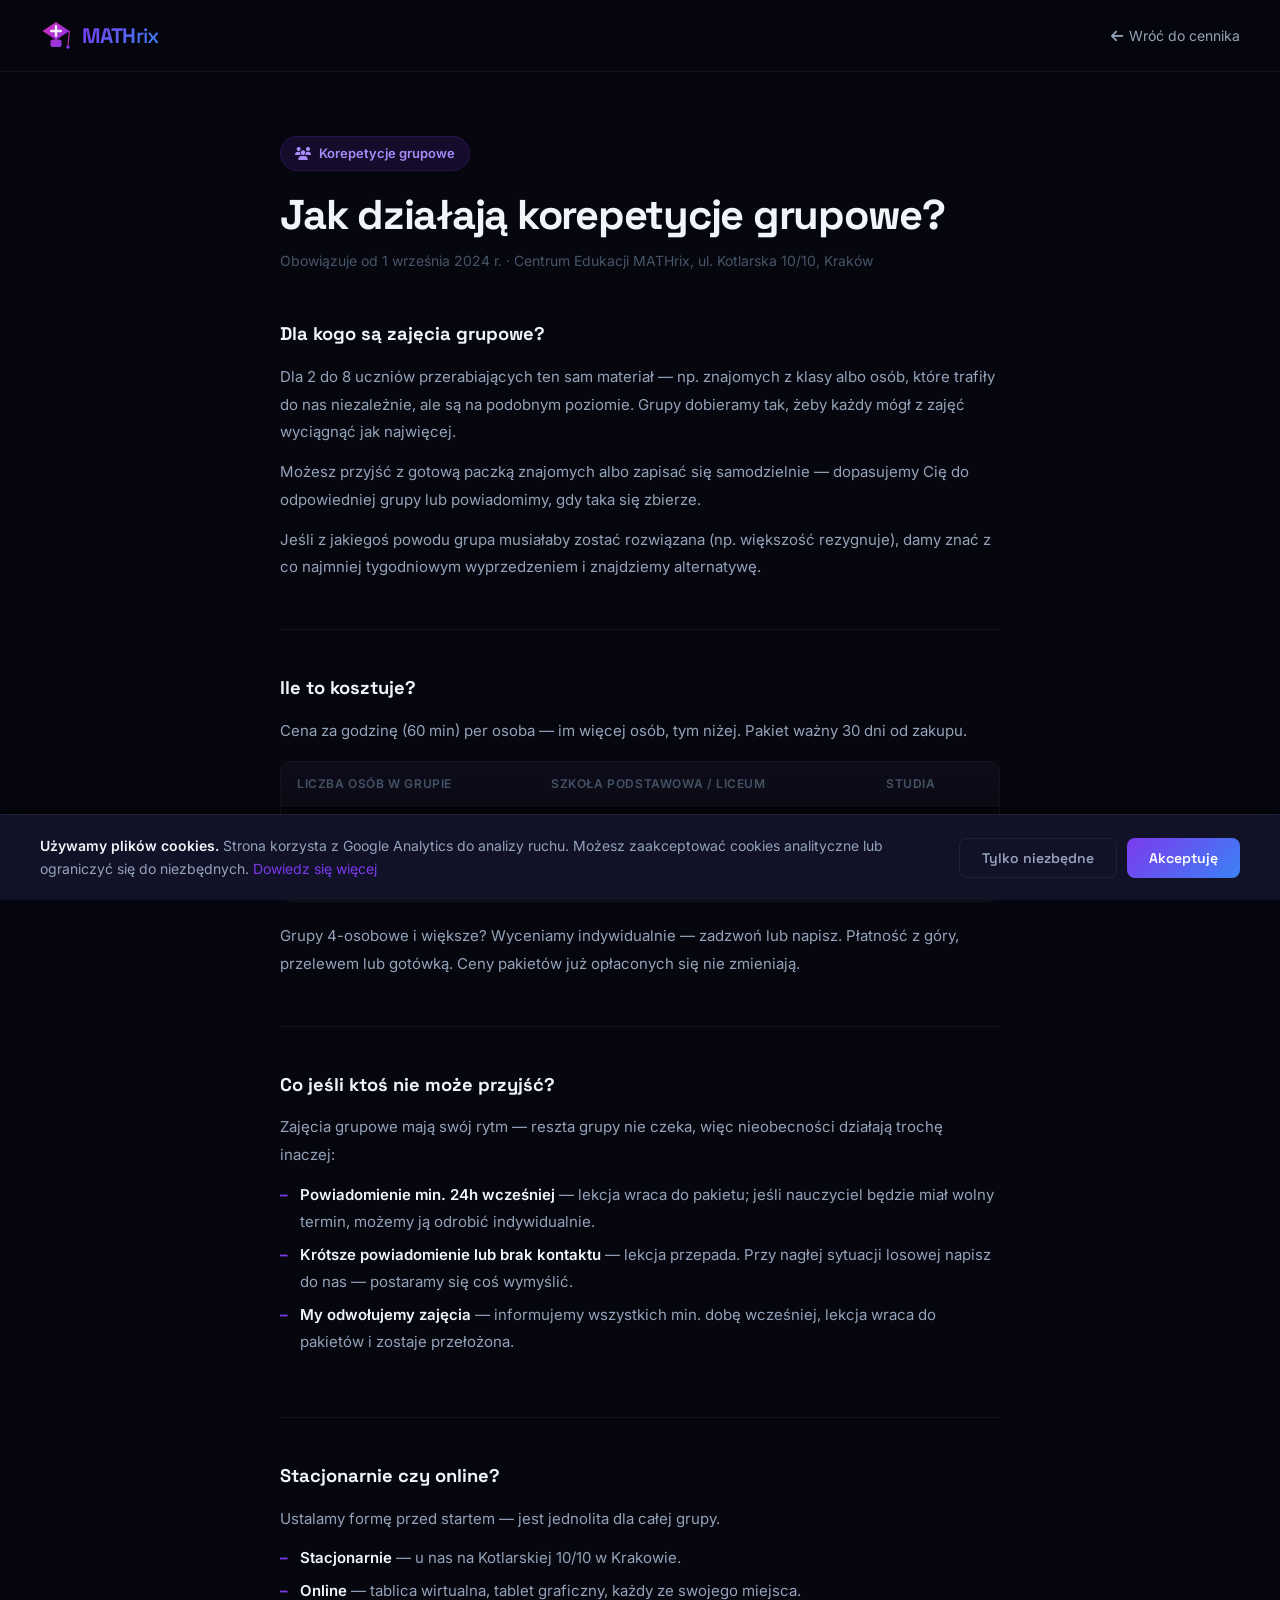
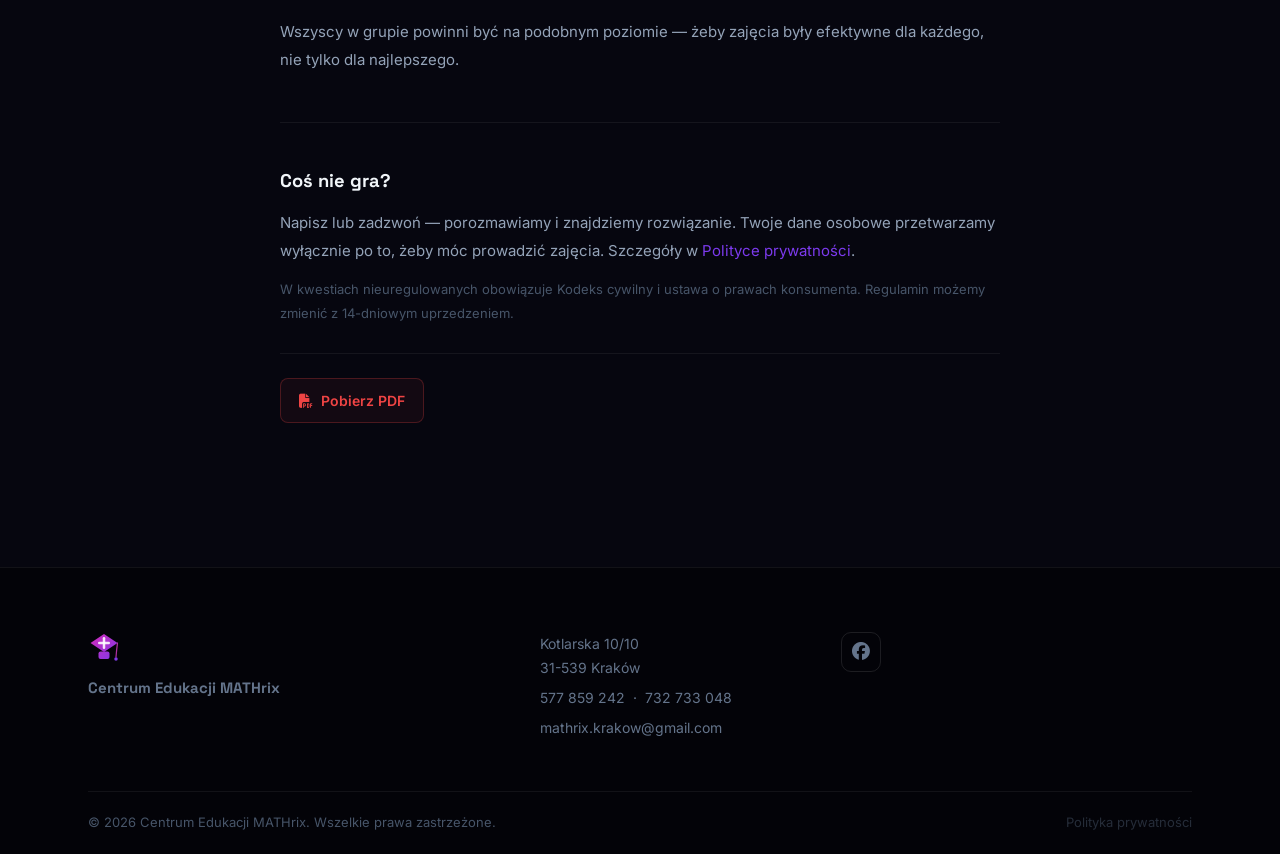
<file: regulamin-grupowe.html>
<!DOCTYPE html>
<html lang="pl" data-theme="dark-premium">
<head>
  <meta charset="UTF-8">
  <meta name="viewport" content="width=device-width, initial-scale=1.0">
  <title>Regulamin korepetycji grupowych – MATHrix</title>
  <meta name="description" content="Regulamin świadczenia usług korepetycji grupowych w Centrum Edukacji MATHrix.">
  <meta name="robots" content="noindex">
  <link rel="icon" href="assets/images/logo.png">
  <link rel="preconnect" href="https://fonts.googleapis.com">
  <link rel="preconnect" href="https://fonts.gstatic.com" crossorigin>
  <link href="https://fonts.googleapis.com/css2?family=Space+Grotesk:wght@400;500;600;700;800&family=Inter:wght@400;500;600&display=swap" rel="stylesheet">
  <link rel="stylesheet" href="https://cdnjs.cloudflare.com/ajax/libs/font-awesome/6.4.2/css/all.min.css">
  <link rel="stylesheet" href="assets/css/v2.css">
  <link rel="stylesheet" href="assets/css/legal.css">
</head>
<body>

  <nav class="legal-nav">
    <a href="v2.html" class="logo" aria-label="MATHrix – strona główna">
      <img src="assets/images/logo-icon.svg" alt="" class="logo-icon" aria-hidden="true">
      <span class="logo-wordmark" aria-hidden="true">MATH<span class="logo-rix">rix</span></span>
    </a>
    <a href="v2.html#cennik" class="legal-back">
      <i class="fa-solid fa-arrow-left"></i> Wróć do cennika
    </a>
  </nav>

  <main>
    <div class="legal-wrap">

      <div class="legal-hero">
        <div class="legal-badge"><i class="fa-solid fa-users"></i> Korepetycje grupowe</div>
        <h1>Jak działają korepetycje grupowe?</h1>
        <p class="legal-date">Obowiązuje od 1 września 2024 r. · Centrum Edukacji MATHrix, ul. Kotlarska 10/10, Kraków</p>
      </div>

      <div class="legal-section">
        <h2>Dla kogo są zajęcia grupowe?</h2>
        <p>
          Dla 2 do 8 uczniów przerabiających ten sam materiał — np. znajomych z klasy albo osób,
          które trafiły do nas niezależnie, ale są na podobnym poziomie. Grupy dobieramy tak,
          żeby każdy mógł z zajęć wyciągnąć jak najwięcej.
        </p>
        <p>
          Możesz przyjść z gotową paczką znajomych albo zapisać się samodzielnie — dopasujemy Cię
          do odpowiedniej grupy lub powiadomimy, gdy taka się zbierze.
        </p>
        <p>
          Jeśli z jakiegoś powodu grupa musiałaby zostać rozwiązana (np. większość rezygnuje),
          damy znać z co najmniej tygodniowym wyprzedzeniem i znajdziemy alternatywę.
        </p>
      </div>

      <div class="legal-section">
        <h2>Ile to kosztuje?</h2>
        <p>Cena za godzinę (60 min) per osoba — im więcej osób, tym niżej. Pakiet ważny 30 dni od zakupu.</p>

        <div class="regulamin-table-wrap">
          <table class="regulamin-table">
            <thead>
              <tr>
                <th>Liczba osób w grupie</th>
                <th>Szkoła podstawowa / Liceum</th>
                <th>Studia</th>
              </tr>
            </thead>
            <tbody>
              <tr>
                <td>Grupa 2-osobowa</td>
                <td>90 zł/os.</td>
                <td>100 zł/os.</td>
              </tr>
              <tr>
                <td>Grupa 3-osobowa</td>
                <td>80 zł/os.</td>
                <td>90 zł/os.</td>
              </tr>
            </tbody>
          </table>
        </div>

        <p>
          Grupy 4-osobowe i większe? Wyceniamy indywidualnie — zadzwoń lub napisz.
          Płatność z góry, przelewem lub gotówką. Ceny pakietów już opłaconych się nie zmieniają.
        </p>
      </div>

      <div class="legal-section">
        <h2>Co jeśli ktoś nie może przyjść?</h2>
        <p>
          Zajęcia grupowe mają swój rytm — reszta grupy nie czeka, więc nieobecności działają trochę inaczej:
        </p>
        <ul>
          <li><strong>Powiadomienie min. 24h wcześniej</strong> — lekcja wraca do pakietu; jeśli nauczyciel będzie miał wolny termin, możemy ją odrobić indywidualnie.</li>
          <li><strong>Krótsze powiadomienie lub brak kontaktu</strong> — lekcja przepada. Przy nagłej sytuacji losowej napisz do nas — postaramy się coś wymyślić.</li>
          <li><strong>My odwołujemy zajęcia</strong> — informujemy wszystkich min. dobę wcześniej, lekcja wraca do pakietów i zostaje przełożona.</li>
        </ul>
      </div>

      <div class="legal-section">
        <h2>Stacjonarnie czy online?</h2>
        <p>
          Ustalamy formę przed startem — jest jednolita dla całej grupy.
        </p>
        <ul>
          <li><strong>Stacjonarnie</strong> — u nas na Kotlarskiej 10/10 w Krakowie.</li>
          <li><strong>Online</strong> — tablica wirtualna, tablet graficzny, każdy ze swojego miejsca.</li>
        </ul>
        <p>Wszyscy w grupie powinni być na podobnym poziomie — żeby zajęcia były efektywne dla każdego, nie tylko dla najlepszego.</p>
      </div>

      <div class="legal-section">
        <h2>Coś nie gra?</h2>
        <p>
          Napisz lub zadzwoń — porozmawiamy i znajdziemy rozwiązanie.
          Twoje dane osobowe przetwarzamy wyłącznie po to, żeby móc prowadzić zajęcia.
          Szczegóły w <a href="polityka-prywatnosci.html" class="accent-link">Polityce prywatności</a>.
        </p>
        <p style="color: var(--text-3); font-size: 13px;">
          W kwestiach nieuregulowanych obowiązuje Kodeks cywilny i ustawa o prawach konsumenta.
          Regulamin możemy zmienić z 14-dniowym uprzedzeniem.
        </p>

        <div class="legal-download">
          <a href="assets/docs/regulamin-grupowe.pdf" target="_blank" rel="noopener" class="legal-pdf-btn">
            <i class="fa-solid fa-file-pdf"></i> Pobierz PDF
          </a>
        </div>
      </div>

    </div>
  </main>

  <footer class="footer">
    <div class="container">
      <div class="footer-grid">
        <div class="footer-brand">
          <img src="assets/images/logo-icon.svg" alt="MATHrix" class="footer-logo">
          <p class="footer-name">Centrum Edukacji MATHrix</p>
        </div>
        <div class="footer-col">
          <p>Kotlarska 10/10<br>31-539 Kraków</p>
          <p>577 859 242 &nbsp;·&nbsp; 732 733 048</p>
          <p>mathrix.krakow@gmail.com</p>
        </div>
        <div class="footer-col footer-social-col">
          <a href="https://www.facebook.com/Centrum.Edukacji.MATHrix" target="_blank" rel="noopener"
             class="footer-social" aria-label="MATHrix na Facebooku">
            <i class="fa-brands fa-facebook"></i>
          </a>
        </div>
      </div>
      <div class="footer-bottom">
        <p>© <script>document.write(new Date().getFullYear())</script> Centrum Edukacji MATHrix. Wszelkie prawa zastrzeżone.</p>
        <a href="polityka-prywatnosci.html" class="footer-v-link">Polityka prywatności</a>
      </div>
    </div>
  </footer>

  <script src="assets/js/cookies.js"></script>

  <div id="cookie-banner" role="dialog" aria-label="Zgoda na pliki cookies" aria-live="polite">
    <p class="cookie-banner-text">
      <strong>Używamy plików cookies.</strong>
      Strona korzysta z Google Analytics do analizy ruchu. Możesz zaakceptować cookies
      analityczne lub ograniczyć się do niezbędnych.
      <a href="polityka-prywatnosci.html#cookies">Dowiedz się więcej</a>
    </p>
    <div class="cookie-banner-actions">
      <button id="cookie-decline" class="cookie-btn-decline">Tylko niezbędne</button>
      <button id="cookie-accept"  class="cookie-btn-accept">Akceptuję</button>
    </div>
  </div>

  <script>
    const saved = localStorage.getItem('mathrix-theme');
    if (saved) document.documentElement.setAttribute('data-theme', saved);
  </script>
</body>
</html>
</file>
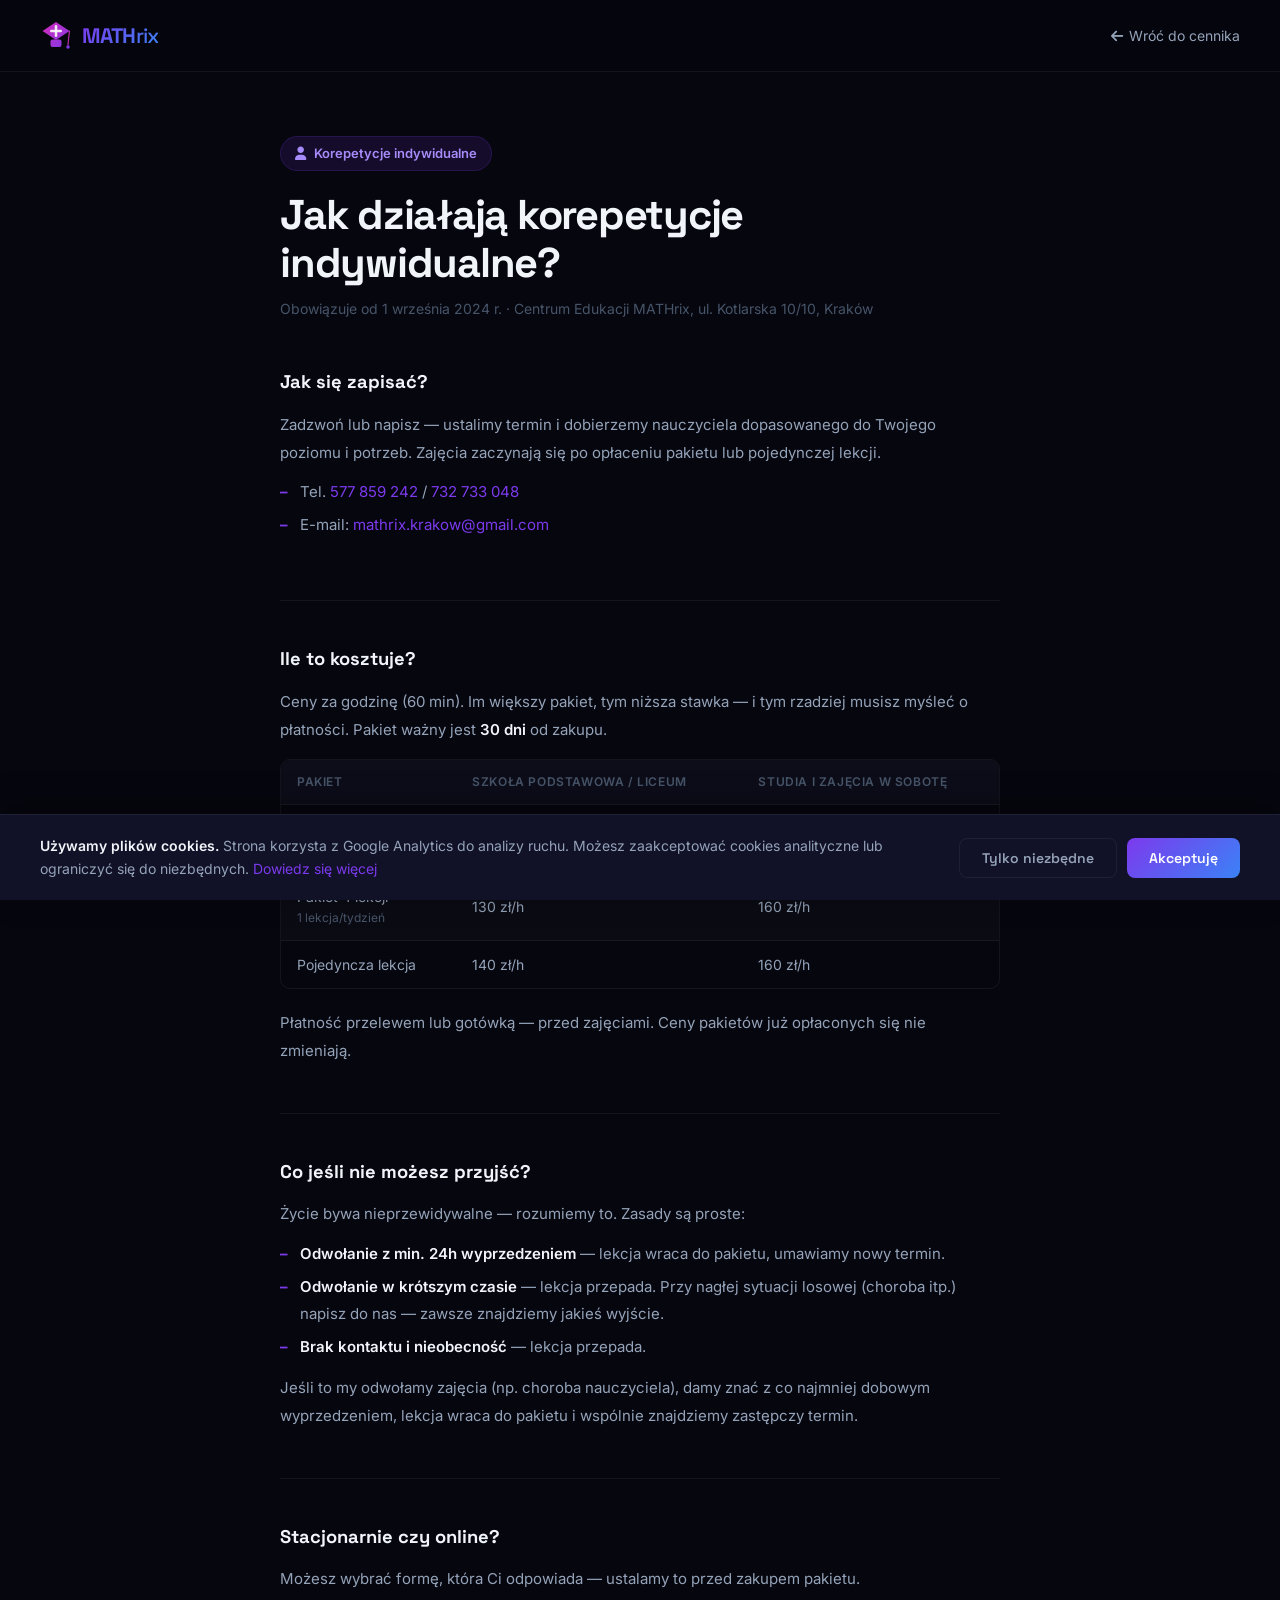
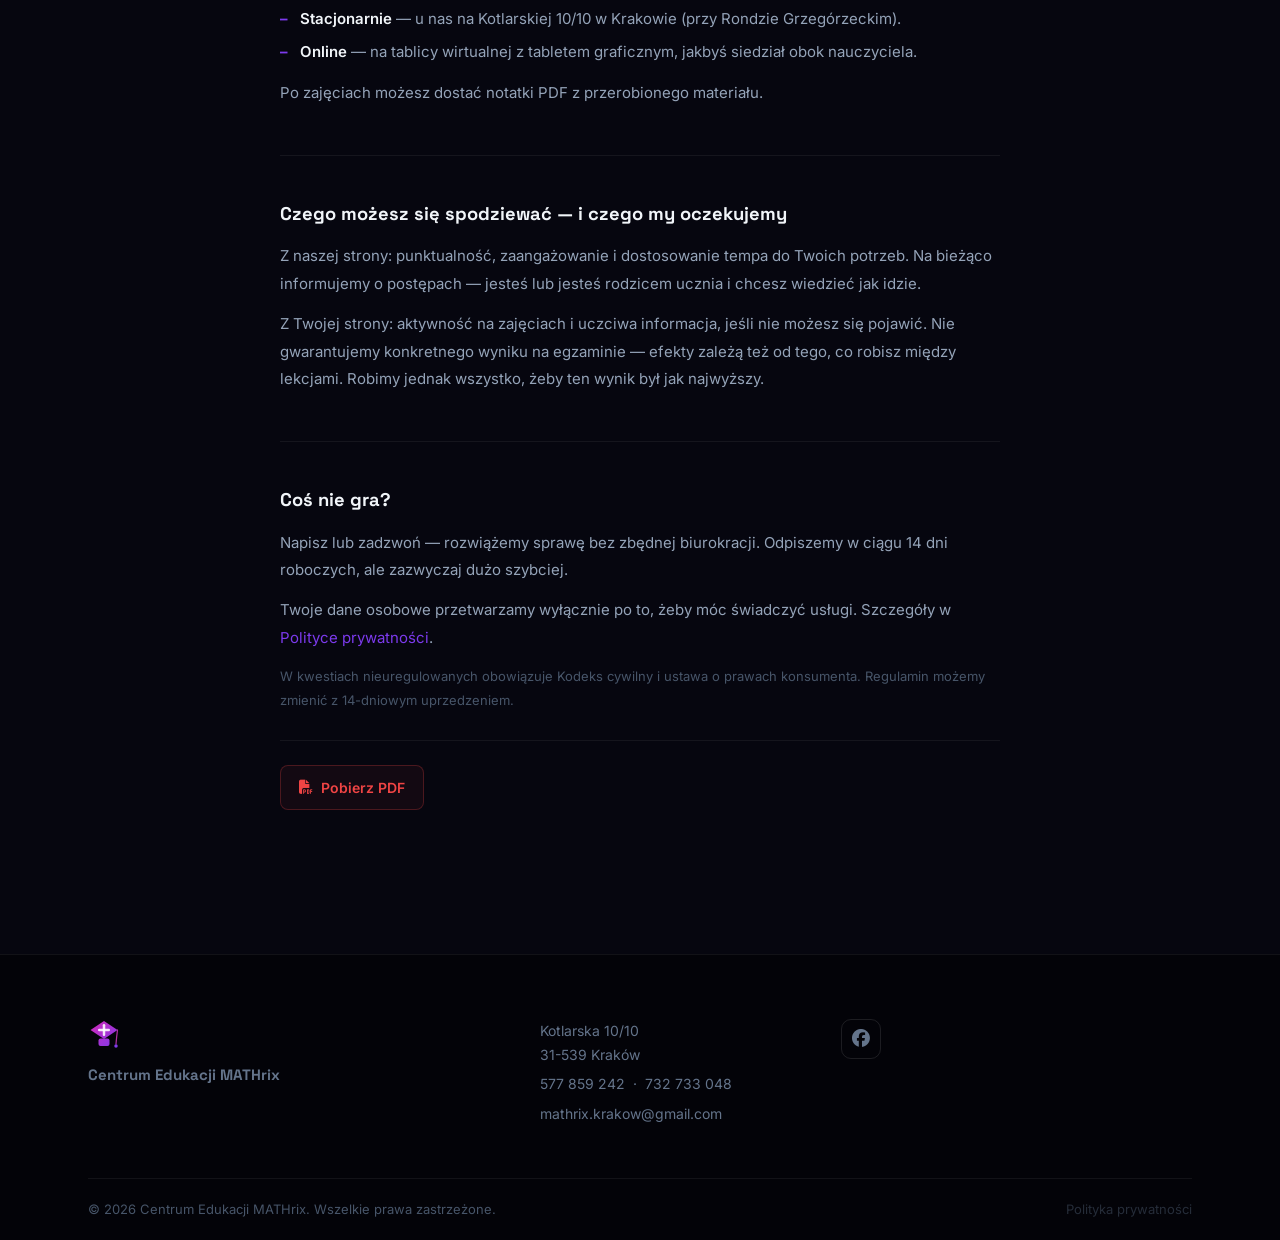
<file: regulamin-indywidualne.html>
<!DOCTYPE html>
<html lang="pl" data-theme="dark-premium">
<head>
  <meta charset="UTF-8">
  <meta name="viewport" content="width=device-width, initial-scale=1.0">
  <title>Regulamin korepetycji indywidualnych – MATHrix</title>
  <meta name="description" content="Regulamin świadczenia usług korepetycji indywidualnych w Centrum Edukacji MATHrix.">
  <meta name="robots" content="noindex">
  <link rel="icon" href="assets/images/logo.png">
  <link rel="preconnect" href="https://fonts.googleapis.com">
  <link rel="preconnect" href="https://fonts.gstatic.com" crossorigin>
  <link href="https://fonts.googleapis.com/css2?family=Space+Grotesk:wght@400;500;600;700;800&family=Inter:wght@400;500;600&display=swap" rel="stylesheet">
  <link rel="stylesheet" href="https://cdnjs.cloudflare.com/ajax/libs/font-awesome/6.4.2/css/all.min.css">
  <link rel="stylesheet" href="assets/css/v2.css">
  <link rel="stylesheet" href="assets/css/legal.css">
</head>
<body>

  <nav class="legal-nav">
    <a href="v2.html" class="logo" aria-label="MATHrix – strona główna">
      <img src="assets/images/logo-icon.svg" alt="" class="logo-icon" aria-hidden="true">
      <span class="logo-wordmark" aria-hidden="true">MATH<span class="logo-rix">rix</span></span>
    </a>
    <a href="v2.html#cennik" class="legal-back">
      <i class="fa-solid fa-arrow-left"></i> Wróć do cennika
    </a>
  </nav>

  <main>
    <div class="legal-wrap">

      <div class="legal-hero">
        <div class="legal-badge"><i class="fa-solid fa-user"></i> Korepetycje indywidualne</div>
        <h1>Jak działają korepetycje indywidualne?</h1>
        <p class="legal-date">Obowiązuje od 1 września 2024 r. · Centrum Edukacji MATHrix, ul. Kotlarska 10/10, Kraków</p>
      </div>

      <div class="legal-section">
        <h2>Jak się zapisać?</h2>
        <p>
          Zadzwoń lub napisz — ustalimy termin i dobierzemy nauczyciela dopasowanego do Twojego poziomu i potrzeb.
          Zajęcia zaczynają się po opłaceniu pakietu lub pojedynczej lekcji.
        </p>
        <ul>
          <li>Tel. <a href="tel:+48577859242" class="accent-link">577 859 242</a> / <a href="tel:+48732733048" class="accent-link">732 733 048</a></li>
          <li>E-mail: <a href="mailto:mathrix.krakow@gmail.com" class="accent-link">mathrix.krakow@gmail.com</a></li>
        </ul>
      </div>

      <div class="legal-section">
        <h2>Ile to kosztuje?</h2>
        <p>
          Ceny za godzinę (60 min). Im większy pakiet, tym niższa stawka — i tym rzadziej musisz myśleć o płatności.
          Pakiet ważny jest <strong>30 dni</strong> od zakupu.
        </p>

        <div class="regulamin-table-wrap">
          <table class="regulamin-table">
            <thead>
              <tr>
                <th>Pakiet</th>
                <th>Szkoła podstawowa / Liceum</th>
                <th>Studia i zajęcia w sobotę</th>
              </tr>
            </thead>
            <tbody>
              <tr>
                <td>Pakiet 8 lekcji <span class="table-note">min. 2 lekcje/tydzień</span></td>
                <td>125 zł/h</td>
                <td>160 zł/h</td>
              </tr>
              <tr>
                <td>Pakiet 4 lekcji <span class="table-note">1 lekcja/tydzień</span></td>
                <td>130 zł/h</td>
                <td>160 zł/h</td>
              </tr>
              <tr>
                <td>Pojedyncza lekcja</td>
                <td>140 zł/h</td>
                <td>160 zł/h</td>
              </tr>
            </tbody>
          </table>
        </div>

        <p>Płatność przelewem lub gotówką — przed zajęciami. Ceny pakietów już opłaconych się nie zmieniają.</p>
      </div>

      <div class="legal-section">
        <h2>Co jeśli nie możesz przyjść?</h2>
        <p>Życie bywa nieprzewidywalne — rozumiemy to. Zasady są proste:</p>
        <ul>
          <li><strong>Odwołanie z min. 24h wyprzedzeniem</strong> — lekcja wraca do pakietu, umawiamy nowy termin.</li>
          <li><strong>Odwołanie w krótszym czasie</strong> — lekcja przepada. Przy nagłej sytuacji losowej (choroba itp.) napisz do nas — zawsze znajdziemy jakieś wyjście.</li>
          <li><strong>Brak kontaktu i nieobecność</strong> — lekcja przepada.</li>
        </ul>
        <p>
          Jeśli to my odwołamy zajęcia (np. choroba nauczyciela), damy znać z co najmniej dobowym wyprzedzeniem,
          lekcja wraca do pakietu i wspólnie znajdziemy zastępczy termin.
        </p>
      </div>

      <div class="legal-section">
        <h2>Stacjonarnie czy online?</h2>
        <p>
          Możesz wybrać formę, która Ci odpowiada — ustalamy to przed zakupem pakietu.
        </p>
        <ul>
          <li><strong>Stacjonarnie</strong> — u nas na Kotlarskiej 10/10 w Krakowie (przy Rondzie Grzegórzeckim).</li>
          <li><strong>Online</strong> — na tablicy wirtualnej z tabletem graficznym, jakbyś siedział obok nauczyciela.</li>
        </ul>
        <p>Po zajęciach możesz dostać notatki PDF z przerobionego materiału.</p>
      </div>

      <div class="legal-section">
        <h2>Czego możesz się spodziewać — i czego my oczekujemy</h2>
        <p>
          Z naszej strony: punktualność, zaangażowanie i dostosowanie tempa do Twoich potrzeb.
          Na bieżąco informujemy o postępach — jesteś lub jesteś rodzicem ucznia i chcesz wiedzieć jak idzie.
        </p>
        <p>
          Z Twojej strony: aktywność na zajęciach i uczciwa informacja, jeśli nie możesz się pojawić.
          Nie gwarantujemy konkretnego wyniku na egzaminie — efekty zależą też od tego, co robisz między lekcjami.
          Robimy jednak wszystko, żeby ten wynik był jak najwyższy.
        </p>
      </div>

      <div class="legal-section">
        <h2>Coś nie gra?</h2>
        <p>
          Napisz lub zadzwoń — rozwiążemy sprawę bez zbędnej biurokracji.
          Odpiszemy w ciągu 14 dni roboczych, ale zazwyczaj dużo szybciej.
        </p>
        <p>
          Twoje dane osobowe przetwarzamy wyłącznie po to, żeby móc świadczyć usługi.
          Szczegóły w <a href="polityka-prywatnosci.html" class="accent-link">Polityce prywatności</a>.
        </p>
        <p style="color: var(--text-3); font-size: 13px;">
          W kwestiach nieuregulowanych obowiązuje Kodeks cywilny i ustawa o prawach konsumenta.
          Regulamin możemy zmienić z 14-dniowym uprzedzeniem.
        </p>

        <div class="legal-download">
          <a href="assets/docs/regulamin-indywidualne.pdf" target="_blank" rel="noopener" class="legal-pdf-btn">
            <i class="fa-solid fa-file-pdf"></i> Pobierz PDF
          </a>
        </div>
      </div>

    </div>
  </main>

  <footer class="footer">
    <div class="container">
      <div class="footer-grid">
        <div class="footer-brand">
          <img src="assets/images/logo-icon.svg" alt="MATHrix" class="footer-logo">
          <p class="footer-name">Centrum Edukacji MATHrix</p>
        </div>
        <div class="footer-col">
          <p>Kotlarska 10/10<br>31-539 Kraków</p>
          <p>577 859 242 &nbsp;·&nbsp; 732 733 048</p>
          <p>mathrix.krakow@gmail.com</p>
        </div>
        <div class="footer-col footer-social-col">
          <a href="https://www.facebook.com/Centrum.Edukacji.MATHrix" target="_blank" rel="noopener"
             class="footer-social" aria-label="MATHrix na Facebooku">
            <i class="fa-brands fa-facebook"></i>
          </a>
        </div>
      </div>
      <div class="footer-bottom">
        <p>© <script>document.write(new Date().getFullYear())</script> Centrum Edukacji MATHrix. Wszelkie prawa zastrzeżone.</p>
        <a href="polityka-prywatnosci.html" class="footer-v-link">Polityka prywatności</a>
      </div>
    </div>
  </footer>

  <script src="assets/js/cookies.js"></script>

  <div id="cookie-banner" role="dialog" aria-label="Zgoda na pliki cookies" aria-live="polite">
    <p class="cookie-banner-text">
      <strong>Używamy plików cookies.</strong>
      Strona korzysta z Google Analytics do analizy ruchu. Możesz zaakceptować cookies
      analityczne lub ograniczyć się do niezbędnych.
      <a href="polityka-prywatnosci.html#cookies">Dowiedz się więcej</a>
    </p>
    <div class="cookie-banner-actions">
      <button id="cookie-decline" class="cookie-btn-decline">Tylko niezbędne</button>
      <button id="cookie-accept"  class="cookie-btn-accept">Akceptuję</button>
    </div>
  </div>

  <script>
    const saved = localStorage.getItem('mathrix-theme');
    if (saved) document.documentElement.setAttribute('data-theme', saved);
  </script>
</body>
</html>
</file>
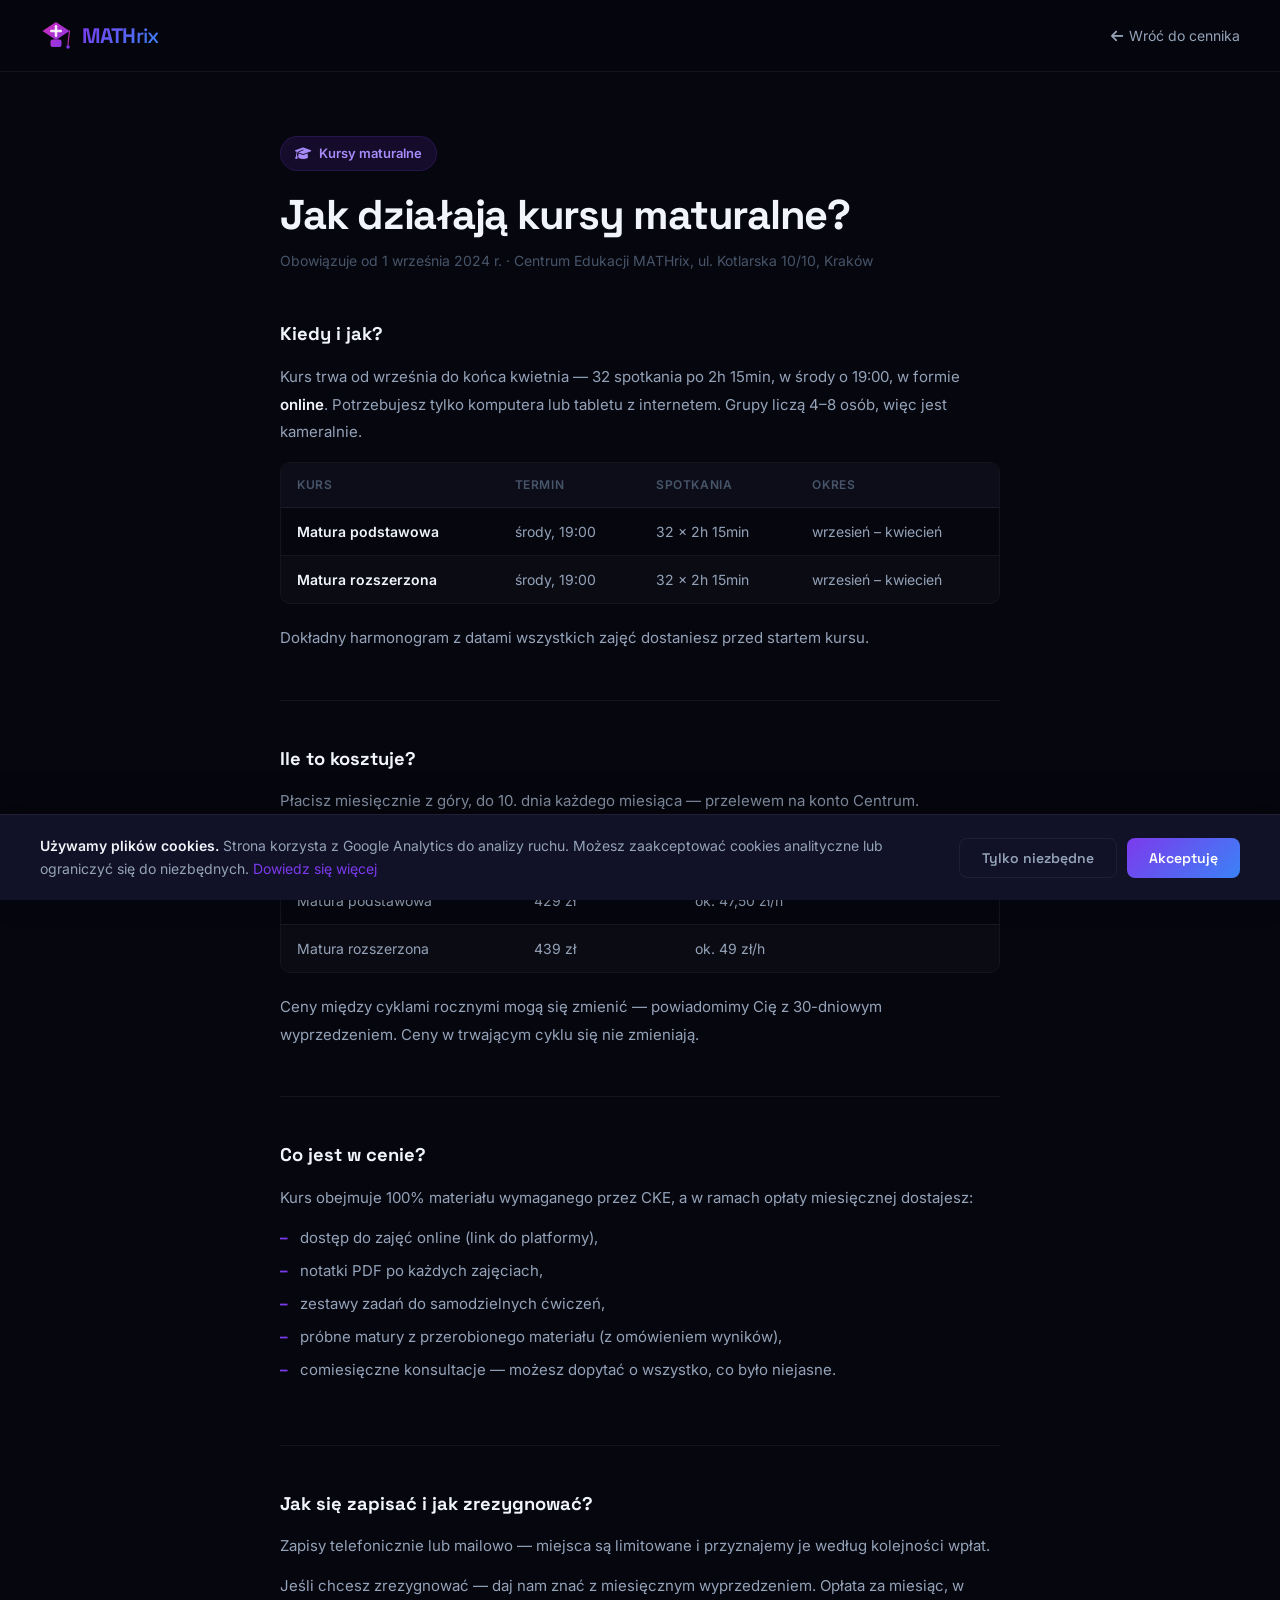
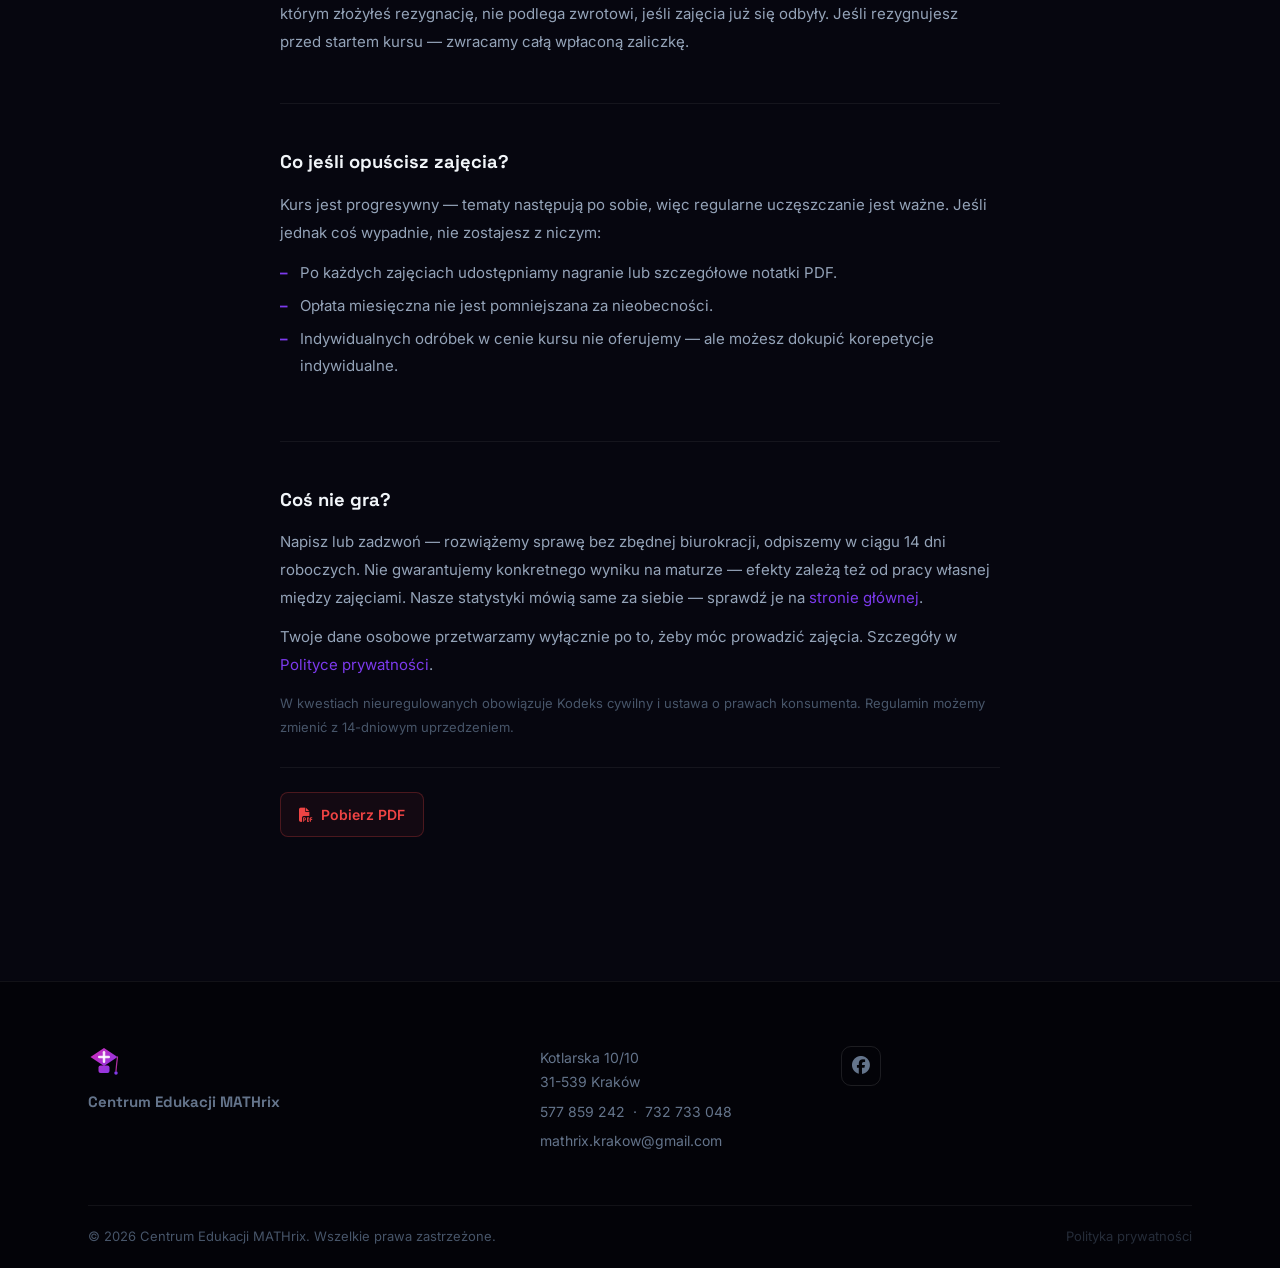
<file: regulamin-kursy.html>
<!DOCTYPE html>
<html lang="pl" data-theme="dark-premium">
<head>
  <meta charset="UTF-8">
  <meta name="viewport" content="width=device-width, initial-scale=1.0">
  <title>Regulamin kursów maturalnych – MATHrix</title>
  <meta name="description" content="Regulamin kursów maturalnych z matematyki i fizyki w Centrum Edukacji MATHrix.">
  <meta name="robots" content="noindex">
  <link rel="icon" href="assets/images/logo.png">
  <link rel="preconnect" href="https://fonts.googleapis.com">
  <link rel="preconnect" href="https://fonts.gstatic.com" crossorigin>
  <link href="https://fonts.googleapis.com/css2?family=Space+Grotesk:wght@400;500;600;700;800&family=Inter:wght@400;500;600&display=swap" rel="stylesheet">
  <link rel="stylesheet" href="https://cdnjs.cloudflare.com/ajax/libs/font-awesome/6.4.2/css/all.min.css">
  <link rel="stylesheet" href="assets/css/v2.css">
  <link rel="stylesheet" href="assets/css/legal.css">
</head>
<body>

  <nav class="legal-nav">
    <a href="v2.html" class="logo" aria-label="MATHrix – strona główna">
      <img src="assets/images/logo-icon.svg" alt="" class="logo-icon" aria-hidden="true">
      <span class="logo-wordmark" aria-hidden="true">MATH<span class="logo-rix">rix</span></span>
    </a>
    <a href="v2.html#cennik" class="legal-back">
      <i class="fa-solid fa-arrow-left"></i> Wróć do cennika
    </a>
  </nav>

  <main>
    <div class="legal-wrap">

      <div class="legal-hero">
        <div class="legal-badge"><i class="fa-solid fa-graduation-cap"></i> Kursy maturalne</div>
        <h1>Jak działają kursy maturalne?</h1>
        <p class="legal-date">Obowiązuje od 1 września 2024 r. · Centrum Edukacji MATHrix, ul. Kotlarska 10/10, Kraków</p>
      </div>

      <div class="legal-section">
        <h2>Kiedy i jak?</h2>
        <p>
          Kurs trwa od września do końca kwietnia — 32 spotkania po 2h 15min, w środy o 19:00, w formie <strong>online</strong>.
          Potrzebujesz tylko komputera lub tabletu z internetem. Grupy liczą 4–8 osób, więc jest kameralnie.
        </p>

        <div class="regulamin-table-wrap">
          <table class="regulamin-table">
            <thead>
              <tr>
                <th>Kurs</th>
                <th>Termin</th>
                <th>Spotkania</th>
                <th>Okres</th>
              </tr>
            </thead>
            <tbody>
              <tr>
                <td><strong>Matura podstawowa</strong></td>
                <td>środy, 19:00</td>
                <td>32 × 2h 15min</td>
                <td>wrzesień – kwiecień</td>
              </tr>
              <tr>
                <td><strong>Matura rozszerzona</strong></td>
                <td>środy, 19:00</td>
                <td>32 × 2h 15min</td>
                <td>wrzesień – kwiecień</td>
              </tr>
            </tbody>
          </table>
        </div>

        <p>Dokładny harmonogram z datami wszystkich zajęć dostaniesz przed startem kursu.</p>
      </div>

      <div class="legal-section">
        <h2>Ile to kosztuje?</h2>
        <p>Płacisz miesięcznie z góry, do 10. dnia każdego miesiąca — przelewem na konto Centrum.</p>

        <div class="regulamin-table-wrap">
          <table class="regulamin-table">
            <thead>
              <tr>
                <th>Kurs</th>
                <th>Miesięcznie</th>
                <th>W przeliczeniu na godzinę</th>
              </tr>
            </thead>
            <tbody>
              <tr>
                <td>Matura podstawowa</td>
                <td>429 zł</td>
                <td>ok. 47,50 zł/h</td>
              </tr>
              <tr>
                <td>Matura rozszerzona</td>
                <td>439 zł</td>
                <td>ok. 49 zł/h</td>
              </tr>
            </tbody>
          </table>
        </div>

        <p>Ceny między cyklami rocznymi mogą się zmienić — powiadomimy Cię z 30-dniowym wyprzedzeniem. Ceny w trwającym cyklu się nie zmieniają.</p>
      </div>

      <div class="legal-section">
        <h2>Co jest w cenie?</h2>
        <p>Kurs obejmuje 100% materiału wymaganego przez CKE, a w ramach opłaty miesięcznej dostajesz:</p>
        <ul>
          <li>dostęp do zajęć online (link do platformy),</li>
          <li>notatki PDF po każdych zajęciach,</li>
          <li>zestawy zadań do samodzielnych ćwiczeń,</li>
          <li>próbne matury z przerobionego materiału (z omówieniem wyników),</li>
          <li>comiesięczne konsultacje — możesz dopytać o wszystko, co było niejasne.</li>
        </ul>
      </div>

      <div class="legal-section">
        <h2>Jak się zapisać i jak zrezygnować?</h2>
        <p>
          Zapisy telefonicznie lub mailowo — miejsca są limitowane i przyznajemy je według kolejności wpłat.
        </p>
        <p>
          Jeśli chcesz zrezygnować — daj nam znać z miesięcznym wyprzedzeniem. Opłata za miesiąc, w którym złożyłeś rezygnację, nie podlega zwrotowi, jeśli zajęcia już się odbyły.
          Jeśli rezygnujesz przed startem kursu — zwracamy całą wpłaconą zaliczkę.
        </p>
      </div>

      <div class="legal-section">
        <h2>Co jeśli opuścisz zajęcia?</h2>
        <p>
          Kurs jest progresywny — tematy następują po sobie, więc regularne uczęszczanie jest ważne.
          Jeśli jednak coś wypadnie, nie zostajesz z niczym:
        </p>
        <ul>
          <li>Po każdych zajęciach udostępniamy nagranie lub szczegółowe notatki PDF.</li>
          <li>Opłata miesięczna nie jest pomniejszana za nieobecności.</li>
          <li>Indywidualnych odróbek w cenie kursu nie oferujemy — ale możesz dokupić korepetycje indywidualne.</li>
        </ul>
      </div>

      <div class="legal-section">
        <h2>Coś nie gra?</h2>
        <p>
          Napisz lub zadzwoń — rozwiążemy sprawę bez zbędnej biurokracji, odpiszemy w ciągu 14 dni roboczych.
          Nie gwarantujemy konkretnego wyniku na maturze — efekty zależą też od pracy własnej między zajęciami.
          Nasze statystyki mówią same za siebie — sprawdź je na <a href="v2.html#kursy" class="accent-link">stronie głównej</a>.
        </p>
        <p>
          Twoje dane osobowe przetwarzamy wyłącznie po to, żeby móc prowadzić zajęcia.
          Szczegóły w <a href="polityka-prywatnosci.html" class="accent-link">Polityce prywatności</a>.
        </p>
        <p style="color: var(--text-3); font-size: 13px;">
          W kwestiach nieuregulowanych obowiązuje Kodeks cywilny i ustawa o prawach konsumenta.
          Regulamin możemy zmienić z 14-dniowym uprzedzeniem.
        </p>

        <div class="legal-download">
          <a href="assets/docs/regulamin-kursy.pdf" target="_blank" rel="noopener" class="legal-pdf-btn">
            <i class="fa-solid fa-file-pdf"></i> Pobierz PDF
          </a>
        </div>
      </div>


    </div>
  </main>

  <footer class="footer">
    <div class="container">
      <div class="footer-grid">
        <div class="footer-brand">
          <img src="assets/images/logo-icon.svg" alt="MATHrix" class="footer-logo">
          <p class="footer-name">Centrum Edukacji MATHrix</p>
        </div>
        <div class="footer-col">
          <p>Kotlarska 10/10<br>31-539 Kraków</p>
          <p>577 859 242 &nbsp;·&nbsp; 732 733 048</p>
          <p>mathrix.krakow@gmail.com</p>
        </div>
        <div class="footer-col footer-social-col">
          <a href="https://www.facebook.com/Centrum.Edukacji.MATHrix" target="_blank" rel="noopener"
             class="footer-social" aria-label="MATHrix na Facebooku">
            <i class="fa-brands fa-facebook"></i>
          </a>
        </div>
      </div>
      <div class="footer-bottom">
        <p>© <script>document.write(new Date().getFullYear())</script> Centrum Edukacji MATHrix. Wszelkie prawa zastrzeżone.</p>
        <a href="polityka-prywatnosci.html" class="footer-v-link">Polityka prywatności</a>
      </div>
    </div>
  </footer>

  <script src="assets/js/cookies.js"></script>

  <div id="cookie-banner" role="dialog" aria-label="Zgoda na pliki cookies" aria-live="polite">
    <p class="cookie-banner-text">
      <strong>Używamy plików cookies.</strong>
      Strona korzysta z Google Analytics do analizy ruchu. Możesz zaakceptować cookies
      analityczne lub ograniczyć się do niezbędnych.
      <a href="polityka-prywatnosci.html#cookies">Dowiedz się więcej</a>
    </p>
    <div class="cookie-banner-actions">
      <button id="cookie-decline" class="cookie-btn-decline">Tylko niezbędne</button>
      <button id="cookie-accept"  class="cookie-btn-accept">Akceptuję</button>
    </div>
  </div>

  <script>
    const saved = localStorage.getItem('mathrix-theme');
    if (saved) document.documentElement.setAttribute('data-theme', saved);
  </script>
</body>
</html>
</file>
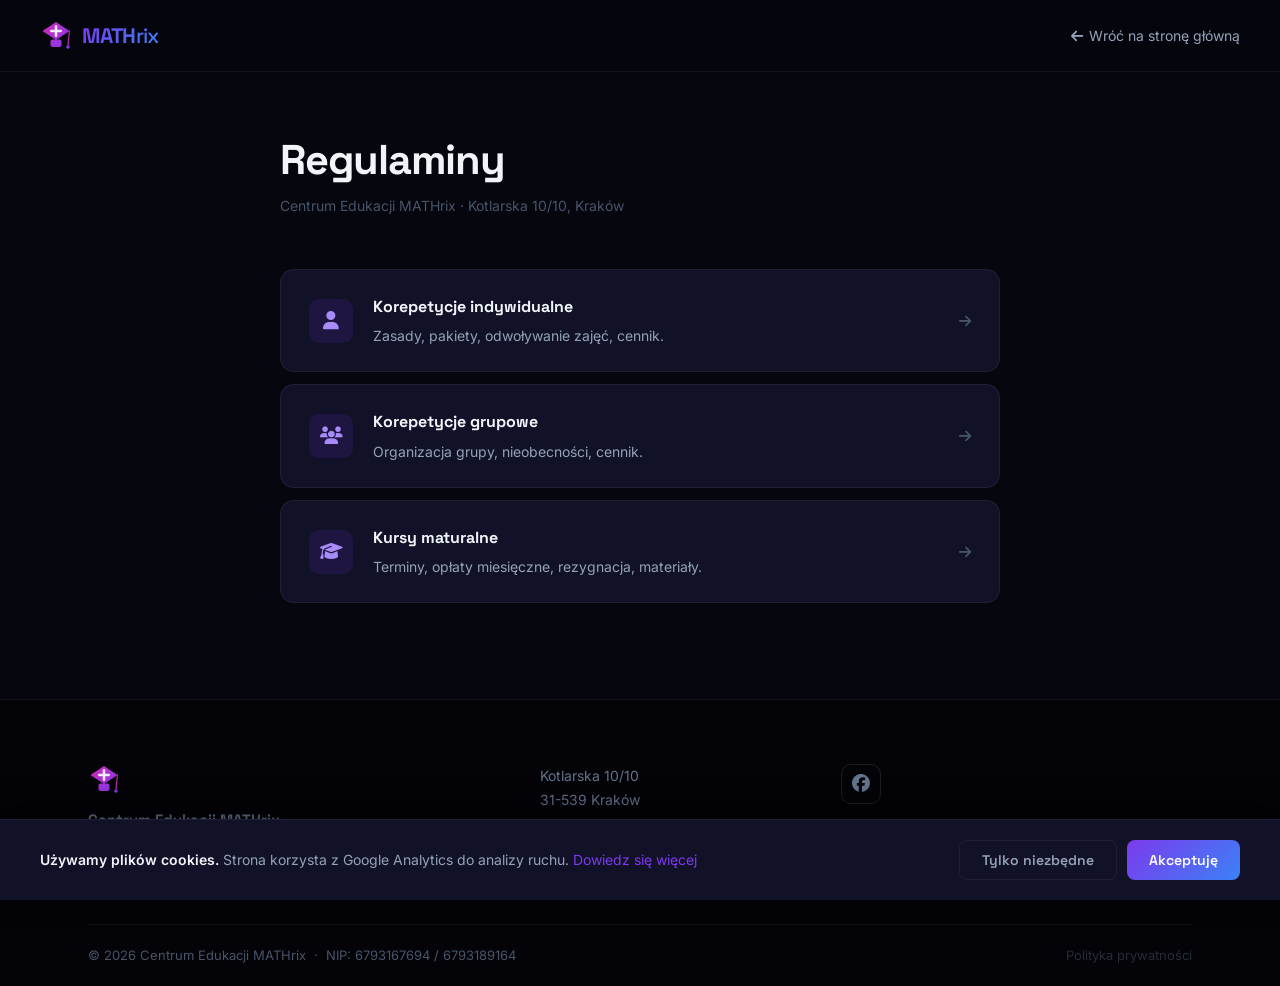
<file: regulaminy.html>
<!DOCTYPE html>
<html lang="pl" data-theme="dark-premium">
<head>
  <meta charset="UTF-8">
  <meta name="viewport" content="width=device-width, initial-scale=1.0">
  <title>Regulaminy – MATHrix</title>
  <meta name="robots" content="noindex">
  <link rel="icon" href="assets/images/logo.png">
  <link rel="preconnect" href="https://fonts.googleapis.com">
  <link rel="preconnect" href="https://fonts.gstatic.com" crossorigin>
  <link href="https://fonts.googleapis.com/css2?family=Space+Grotesk:wght@400;500;600;700;800&family=Inter:wght@400;500;600&display=swap" rel="stylesheet">
  <link rel="stylesheet" href="https://cdnjs.cloudflare.com/ajax/libs/font-awesome/6.4.2/css/all.min.css">
  <link rel="stylesheet" href="assets/css/v2.css">
  <link rel="stylesheet" href="assets/css/legal.css">
</head>
<body>

  <nav class="legal-nav">
    <a href="v2.html" class="logo" aria-label="MATHrix – strona główna">
      <img src="assets/images/logo-icon.svg" alt="" class="logo-icon" aria-hidden="true">
      <span class="logo-wordmark" aria-hidden="true">MATH<span class="logo-rix">rix</span></span>
    </a>
    <a href="v2.html" class="legal-back">
      <i class="fa-solid fa-arrow-left"></i> Wróć na stronę główną
    </a>
  </nav>

  <main>
    <div class="legal-wrap">

      <div class="legal-hero">
        <h1>Regulaminy</h1>
        <p class="legal-date">Centrum Edukacji MATHrix · Kotlarska 10/10, Kraków</p>
      </div>

      <div class="regulaminy-list">

        <a href="regulamin-indywidualne.html" class="regulamin-card">
          <div class="regulamin-card-icon"><i class="fa-solid fa-user"></i></div>
          <div class="regulamin-card-body">
            <p class="regulamin-card-title">Korepetycje indywidualne</p>
            <p class="regulamin-card-desc">Zasady, pakiety, odwoływanie zajęć, cennik.</p>
          </div>
          <i class="fa-solid fa-arrow-right regulamin-card-arrow"></i>
        </a>

        <a href="regulamin-grupowe.html" class="regulamin-card">
          <div class="regulamin-card-icon"><i class="fa-solid fa-users"></i></div>
          <div class="regulamin-card-body">
            <p class="regulamin-card-title">Korepetycje grupowe</p>
            <p class="regulamin-card-desc">Organizacja grupy, nieobecności, cennik.</p>
          </div>
          <i class="fa-solid fa-arrow-right regulamin-card-arrow"></i>
        </a>

        <a href="regulamin-kursy.html" class="regulamin-card">
          <div class="regulamin-card-icon"><i class="fa-solid fa-graduation-cap"></i></div>
          <div class="regulamin-card-body">
            <p class="regulamin-card-title">Kursy maturalne</p>
            <p class="regulamin-card-desc">Terminy, opłaty miesięczne, rezygnacja, materiały.</p>
          </div>
          <i class="fa-solid fa-arrow-right regulamin-card-arrow"></i>
        </a>

      </div>

    </div>
  </main>

  <footer class="footer">
    <div class="container">
      <div class="footer-grid">
        <div class="footer-brand">
          <img src="assets/images/logo-icon.svg" alt="MATHrix" class="footer-logo">
          <p class="footer-name">Centrum Edukacji MATHrix</p>
        </div>
        <div class="footer-col">
          <p>Kotlarska 10/10<br>31-539 Kraków</p>
          <p>577 859 242 &nbsp;·&nbsp; 732 733 048</p>
          <p>mathrix.krakow@gmail.com</p>
        </div>
        <div class="footer-col footer-social-col">
          <a href="https://www.facebook.com/Centrum.Edukacji.MATHrix" target="_blank" rel="noopener"
             class="footer-social" aria-label="MATHrix na Facebooku">
            <i class="fa-brands fa-facebook"></i>
          </a>
        </div>
      </div>
      <div class="footer-bottom">
        <p>© <script>document.write(new Date().getFullYear())</script> Centrum Edukacji MATHrix &nbsp;·&nbsp; NIP: 6793167694 / 6793189164</p>
        <a href="polityka-prywatnosci.html" class="footer-v-link">Polityka prywatności</a>
      </div>
    </div>
  </footer>

  <script src="assets/js/cookies.js"></script>
  <div id="cookie-banner" role="dialog" aria-label="Zgoda na pliki cookies" aria-live="polite">
    <p class="cookie-banner-text">
      <strong>Używamy plików cookies.</strong>
      Strona korzysta z Google Analytics do analizy ruchu.
      <a href="polityka-prywatnosci.html#cookies">Dowiedz się więcej</a>
    </p>
    <div class="cookie-banner-actions">
      <button id="cookie-decline" class="cookie-btn-decline">Tylko niezbędne</button>
      <button id="cookie-accept"  class="cookie-btn-accept">Akceptuję</button>
    </div>
  </div>

  <script>
    const saved = localStorage.getItem('mathrix-theme');
    if (saved) document.documentElement.setAttribute('data-theme', saved);
  </script>
</body>
</html>
</file>
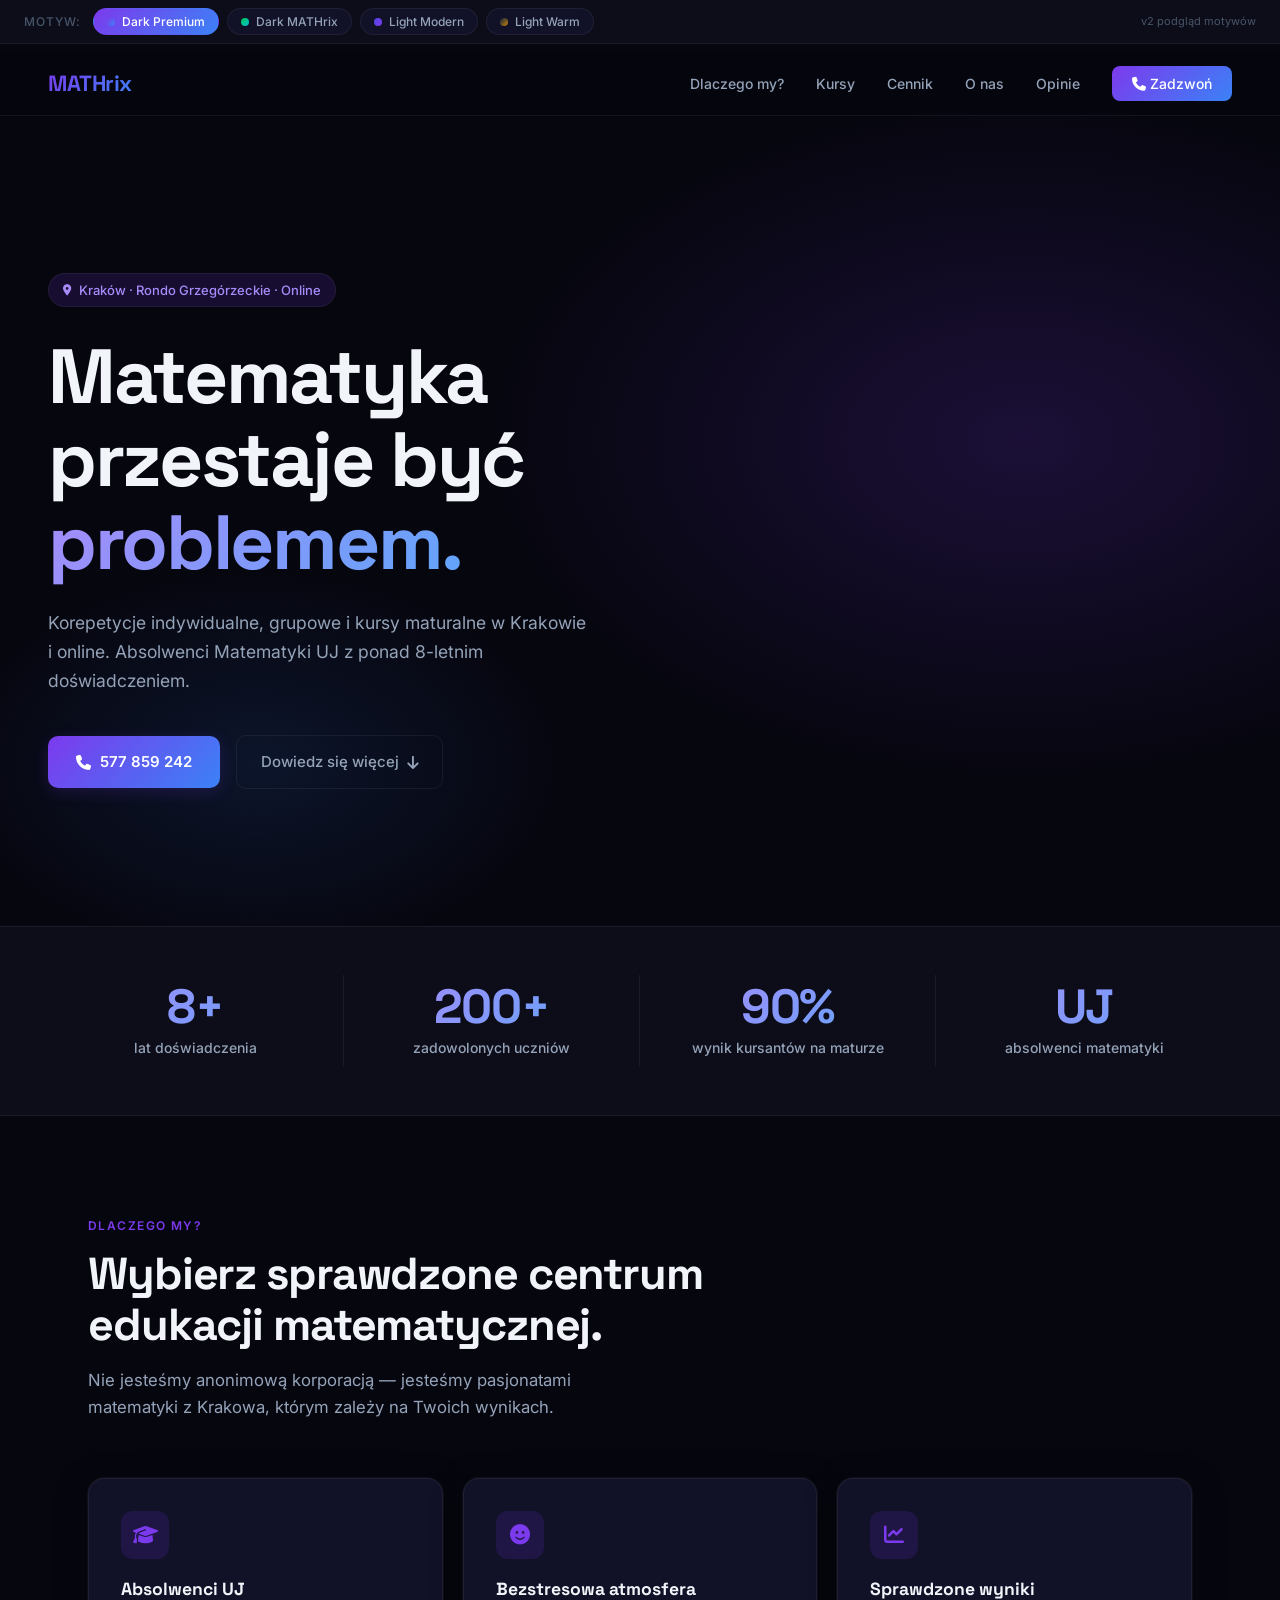
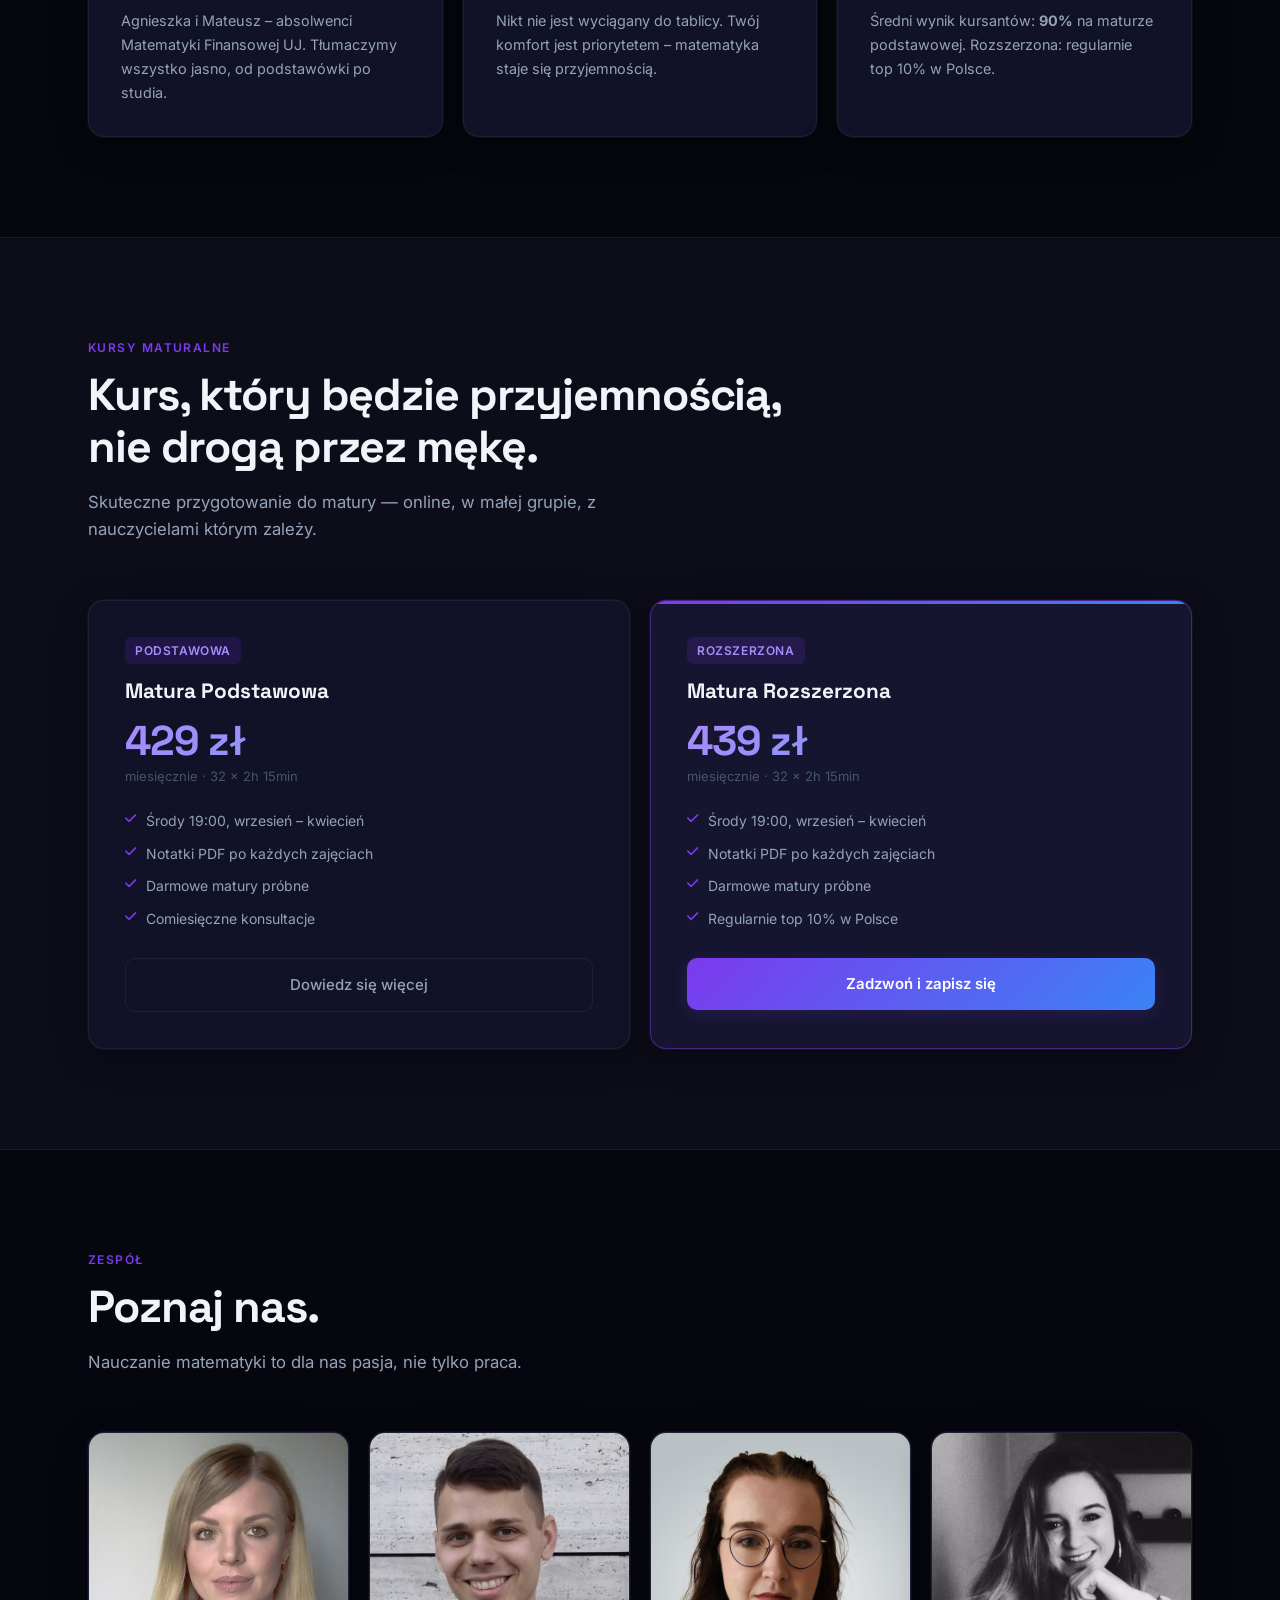
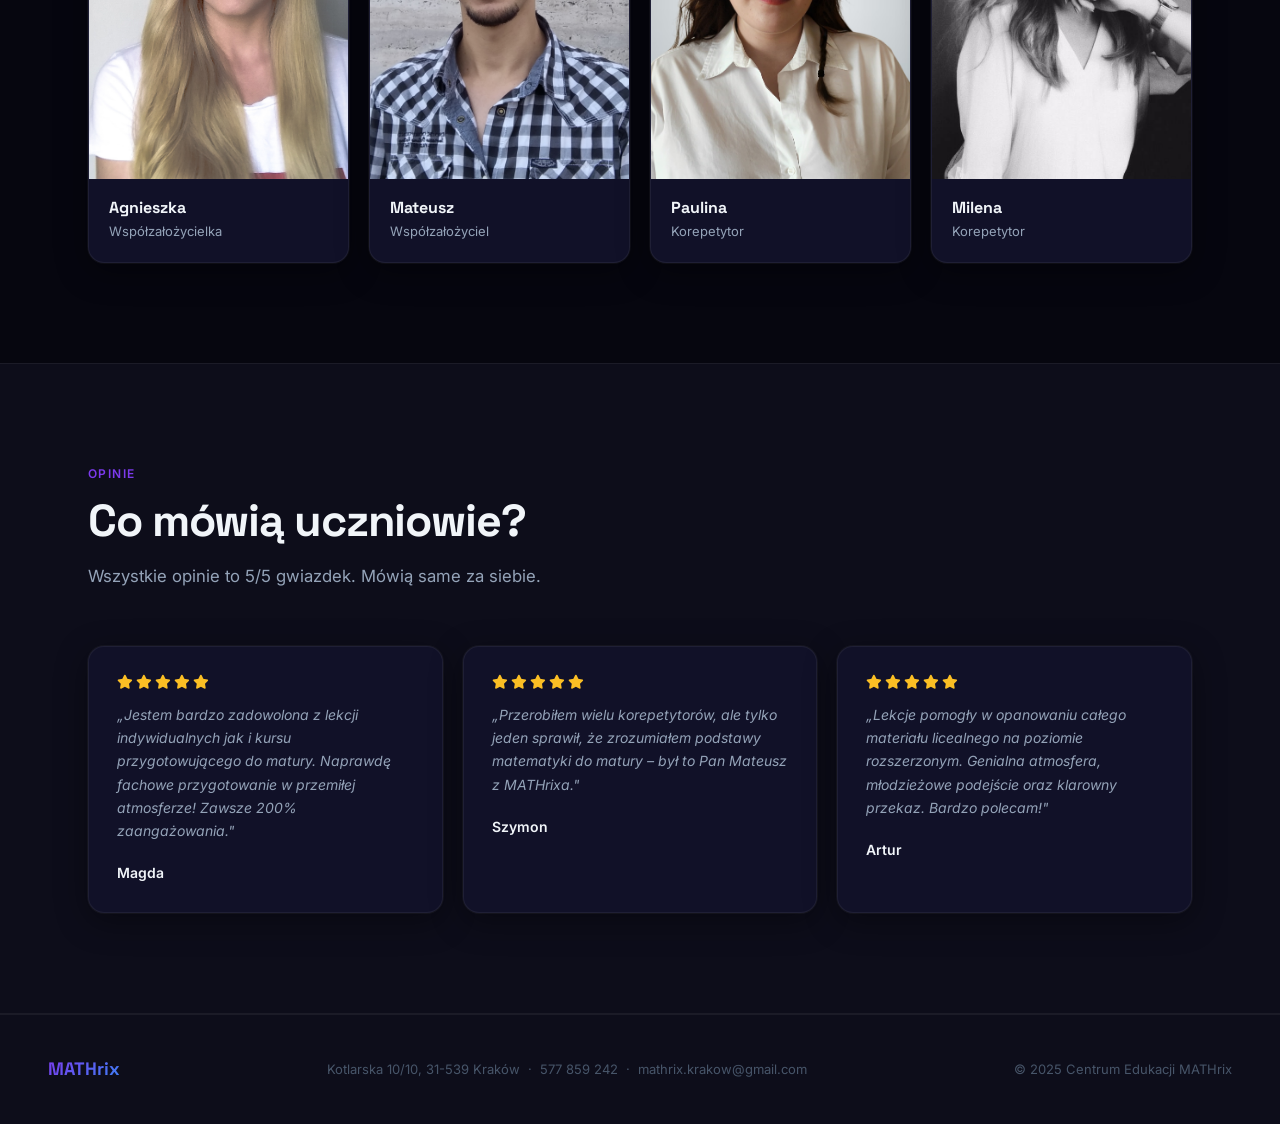
<file: v2-themes.html>
<!DOCTYPE html>
<html lang="pl" data-theme="dark-premium">
<head>
  <meta charset="UTF-8">
  <meta name="viewport" content="width=device-width, initial-scale=1.0">
  <title>MATHrix v2 – Podgląd motywów</title>
  <link rel="preconnect" href="https://fonts.googleapis.com">
  <link rel="preconnect" href="https://fonts.gstatic.com" crossorigin>
  <link href="https://fonts.googleapis.com/css2?family=Space+Grotesk:wght@400;500;600;700;800&family=Inter:wght@400;500;600&display=swap" rel="stylesheet">
  <link rel="stylesheet" href="https://cdnjs.cloudflare.com/ajax/libs/font-awesome/6.4.2/css/all.min.css">

  <style>
    /* ─── THEME VARIABLES ──────────────────────────────────────────── */

    [data-theme="dark-premium"] {
      --bg:          #06060f;
      --bg-2:        #0d0d1a;
      --bg-card:     #111128;
      --bg-card-h:   #15152f;
      --border:      rgba(255,255,255,0.06);
      --border-h:    rgba(124,58,237,0.45);
      --accent:      #7c3aed;
      --accent-2:    #3b82f6;
      --gradient:    linear-gradient(135deg, #7c3aed, #3b82f6);
      --grad-text:   linear-gradient(135deg, #a78bfa, #60a5fa);
      --text:        #f1f5f9;
      --text-2:      #94a3b8;
      --text-3:      #475569;
      --glow:        rgba(124,58,237,0.18);
      --btn-text:    #fff;
      --nav-bg:      rgba(6,6,15,0.85);
      --badge-bg:    rgba(124,58,237,0.15);
      --badge-text:  #a78bfa;
      --hero-deco:   radial-gradient(ellipse 60% 60% at 80% 40%, rgba(124,58,237,0.18) 0%, transparent 70%),
                     radial-gradient(ellipse 40% 40% at 20% 80%, rgba(59,130,246,0.12) 0%, transparent 60%);
      --stat-num:    linear-gradient(135deg, #a78bfa, #60a5fa);
      --hr:          rgba(255,255,255,0.06);
      --shadow:      0 0 0 1px rgba(255,255,255,0.04), 0 8px 32px rgba(0,0,0,0.4);
      --shadow-h:    0 0 0 1px rgba(124,58,237,0.3), 0 16px 40px rgba(124,58,237,0.12);
    }

    [data-theme="dark-matrix"] {
      --bg:          #030a04;
      --bg-2:        #061009;
      --bg-card:     #0a160c;
      --bg-card-h:   #0e1e11;
      --border:      rgba(0,200,83,0.08);
      --border-h:    rgba(0,200,83,0.4);
      --accent:      #00c853;
      --accent-2:    #00bcd4;
      --gradient:    linear-gradient(135deg, #00c853, #00bcd4);
      --grad-text:   linear-gradient(135deg, #69f0ae, #40c4ff);
      --text:        #e8f5e9;
      --text-2:      #a5d6a7;
      --text-3:      #66bb6a;
      --glow:        rgba(0,200,83,0.15);
      --btn-text:    #030a04;
      --nav-bg:      rgba(3,10,4,0.9);
      --badge-bg:    rgba(0,200,83,0.1);
      --badge-text:  #69f0ae;
      --hero-deco:   radial-gradient(ellipse 50% 60% at 70% 50%, rgba(0,200,83,0.08) 0%, transparent 70%),
                     repeating-linear-gradient(0deg, transparent, transparent 39px, rgba(0,200,83,0.04) 40px),
                     repeating-linear-gradient(90deg, transparent, transparent 39px, rgba(0,200,83,0.04) 40px);
      --stat-num:    linear-gradient(135deg, #69f0ae, #40c4ff);
      --hr:          rgba(0,200,83,0.08);
      --shadow:      0 0 0 1px rgba(0,200,83,0.06), 0 8px 32px rgba(0,0,0,0.5);
      --shadow-h:    0 0 0 1px rgba(0,200,83,0.3), 0 16px 40px rgba(0,200,83,0.1);
    }

    [data-theme="light-modern"] {
      --bg:          #ffffff;
      --bg-2:        #f8fafc;
      --bg-card:     #f1f5f9;
      --bg-card-h:   #eef2ff;
      --border:      rgba(15,23,42,0.08);
      --border-h:    rgba(79,70,229,0.35);
      --accent:      #4f46e5;
      --accent-2:    #7c3aed;
      --gradient:    linear-gradient(135deg, #4f46e5, #7c3aed);
      --grad-text:   linear-gradient(135deg, #4f46e5, #7c3aed);
      --text:        #0f172a;
      --text-2:      #475569;
      --text-3:      #94a3b8;
      --glow:        rgba(79,70,229,0.1);
      --btn-text:    #fff;
      --nav-bg:      rgba(255,255,255,0.9);
      --badge-bg:    rgba(79,70,229,0.08);
      --badge-text:  #4f46e5;
      --hero-deco:   radial-gradient(ellipse 50% 60% at 85% 30%, rgba(124,58,237,0.07) 0%, transparent 70%),
                     radial-gradient(ellipse 40% 50% at 10% 80%, rgba(79,70,229,0.05) 0%, transparent 60%);
      --stat-num:    linear-gradient(135deg, #4f46e5, #7c3aed);
      --hr:          rgba(15,23,42,0.08);
      --shadow:      0 1px 3px rgba(15,23,42,0.08), 0 8px 24px rgba(15,23,42,0.06);
      --shadow-h:    0 0 0 1px rgba(79,70,229,0.2), 0 16px 40px rgba(79,70,229,0.1);
    }

    [data-theme="light-warm"] {
      --bg:          #fefdf8;
      --bg-2:        #f4f1e6;
      --bg-card:     #ffffff;
      --bg-card-h:   #fffbf0;
      --border:      rgba(28,28,46,0.08);
      --border-h:    rgba(10,31,63,0.25);
      --accent:      #0a1f3f;
      --accent-2:    #c9830a;
      --gradient:    linear-gradient(135deg, #0a1f3f, #c9830a);
      --grad-text:   linear-gradient(135deg, #0a1f3f, #c9830a);
      --text:        #1c1c2e;
      --text-2:      #4a4a6a;
      --text-3:      #9090a8;
      --glow:        rgba(201,131,10,0.12);
      --btn-text:    #fefdf8;
      --nav-bg:      rgba(254,253,248,0.92);
      --badge-bg:    rgba(201,131,10,0.1);
      --badge-text:  #92400e;
      --hero-deco:   radial-gradient(ellipse 55% 55% at 80% 30%, rgba(201,131,10,0.1) 0%, transparent 65%),
                     radial-gradient(ellipse 35% 40% at 15% 75%, rgba(10,31,63,0.05) 0%, transparent 60%);
      --stat-num:    linear-gradient(135deg, #0a1f3f, #c9830a);
      --hr:          rgba(28,28,46,0.08);
      --shadow:      0 1px 3px rgba(28,28,46,0.06), 0 8px 24px rgba(28,28,46,0.06);
      --shadow-h:    0 0 0 1px rgba(201,131,10,0.2), 0 16px 40px rgba(201,131,10,0.08);
    }

    /* ─── BASE ───────────────────────────────────────────────────────── */

    *, *::before, *::after { box-sizing: border-box; margin: 0; padding: 0; }

    html {
      scroll-behavior: smooth;
      transition: background 0.35s ease, color 0.35s ease;
    }

    body {
      font-family: 'Inter', sans-serif;
      font-size: 16px;
      line-height: 1.6;
      background: var(--bg);
      color: var(--text);
      min-height: 100vh;
      padding-top: 52px; /* for theme bar */
    }

    h1, h2, h3, h4, h5 {
      font-family: 'Space Grotesk', sans-serif;
      line-height: 1.15;
    }

    /* ─── THEME BAR (fixed) ──────────────────────────────────────────── */

    .theme-bar {
      position: fixed;
      top: 0;
      left: 0;
      right: 0;
      z-index: 1000;
      background: var(--bg-2);
      border-bottom: 1px solid var(--hr);
      display: flex;
      align-items: center;
      gap: 8px;
      padding: 8px 24px;
      backdrop-filter: blur(12px);
    }

    .theme-bar-label {
      font-size: 12px;
      font-weight: 500;
      color: var(--text-3);
      text-transform: uppercase;
      letter-spacing: 0.08em;
      margin-right: 4px;
      white-space: nowrap;
    }

    .theme-btn {
      display: flex;
      align-items: center;
      gap: 7px;
      padding: 5px 13px;
      border-radius: 20px;
      border: 1px solid var(--border);
      background: var(--bg-card);
      color: var(--text-2);
      font-family: 'Inter', sans-serif;
      font-size: 12px;
      font-weight: 500;
      cursor: pointer;
      transition: all 0.2s ease;
    }

    .theme-btn:hover {
      border-color: var(--border-h);
      color: var(--text);
    }

    .theme-btn.active {
      background: var(--gradient);
      border-color: transparent;
      color: #fff;
    }

    .theme-btn .dot {
      width: 8px;
      height: 8px;
      border-radius: 50%;
      flex-shrink: 0;
    }

    .dot-dark-premium  { background: linear-gradient(135deg, #7c3aed, #3b82f6); }
    .dot-dark-matrix   { background: linear-gradient(135deg, #00c853, #00bcd4); }
    .dot-light-modern  { background: linear-gradient(135deg, #4f46e5, #7c3aed); }
    .dot-light-warm    { background: linear-gradient(135deg, #0a1f3f, #c9830a); }

    /* ─── NAV ────────────────────────────────────────────────────────── */

    .nav {
      position: sticky;
      top: 52px;
      z-index: 100;
      background: var(--nav-bg);
      backdrop-filter: blur(16px);
      border-bottom: 1px solid var(--hr);
      padding: 0 48px;
      display: flex;
      align-items: center;
      justify-content: space-between;
      height: 64px;
      transition: background 0.35s;
    }

    .nav-logo {
      font-family: 'Space Grotesk', sans-serif;
      font-size: 22px;
      font-weight: 800;
      letter-spacing: -0.02em;
      background: var(--gradient);
      -webkit-background-clip: text;
      -webkit-text-fill-color: transparent;
      background-clip: text;
    }

    .nav-links {
      display: flex;
      align-items: center;
      gap: 32px;
      list-style: none;
    }

    .nav-links a {
      font-size: 14px;
      font-weight: 500;
      color: var(--text-2);
      text-decoration: none;
      transition: color 0.2s;
    }

    .nav-links a:hover { color: var(--text); }

    .nav-cta {
      padding: 9px 20px;
      border-radius: 8px;
      background: var(--gradient);
      color: #fff !important;
      font-size: 14px;
      font-weight: 600;
      text-decoration: none;
      transition: opacity 0.2s, transform 0.2s;
    }

    .nav-cta:hover { opacity: 0.9; transform: translateY(-1px); }

    /* ─── HERO ───────────────────────────────────────────────────────── */

    .hero {
      min-height: 90vh;
      display: flex;
      align-items: center;
      padding: 100px 48px 80px;
      position: relative;
      overflow: hidden;
    }

    .hero::before {
      content: '';
      position: absolute;
      inset: 0;
      background: var(--hero-deco);
      pointer-events: none;
    }

    .hero-content {
      position: relative;
      max-width: 720px;
    }

    .hero-badge {
      display: inline-flex;
      align-items: center;
      gap: 8px;
      padding: 6px 14px;
      border-radius: 20px;
      background: var(--badge-bg);
      border: 1px solid var(--border);
      font-size: 13px;
      font-weight: 500;
      color: var(--badge-text);
      margin-bottom: 28px;
    }

    .hero-badge i { font-size: 11px; }

    .hero h1 {
      font-size: clamp(2.8rem, 6vw, 5rem);
      font-weight: 800;
      letter-spacing: -0.03em;
      line-height: 1.08;
      color: var(--text);
      margin-bottom: 24px;
    }

    .hero h1 .accent {
      background: var(--grad-text);
      -webkit-background-clip: text;
      -webkit-text-fill-color: transparent;
      background-clip: text;
    }

    .hero-sub {
      font-size: 1.1rem;
      color: var(--text-2);
      max-width: 540px;
      line-height: 1.65;
      margin-bottom: 40px;
    }

    .hero-actions {
      display: flex;
      align-items: center;
      gap: 16px;
      flex-wrap: wrap;
    }

    .btn-primary {
      display: inline-flex;
      align-items: center;
      gap: 9px;
      padding: 14px 28px;
      border-radius: 10px;
      background: var(--gradient);
      color: #fff;
      font-family: 'Inter', sans-serif;
      font-size: 15px;
      font-weight: 600;
      text-decoration: none;
      border: none;
      cursor: pointer;
      transition: opacity 0.2s, transform 0.2s, box-shadow 0.2s;
      box-shadow: 0 4px 16px var(--glow);
    }

    .btn-primary:hover {
      opacity: 0.92;
      transform: translateY(-2px);
      box-shadow: 0 8px 24px var(--glow);
    }

    .btn-secondary {
      display: inline-flex;
      align-items: center;
      gap: 8px;
      padding: 14px 24px;
      border-radius: 10px;
      background: transparent;
      color: var(--text-2);
      font-family: 'Inter', sans-serif;
      font-size: 15px;
      font-weight: 500;
      text-decoration: none;
      border: 1px solid var(--border);
      cursor: pointer;
      transition: border-color 0.2s, color 0.2s;
    }

    .btn-secondary:hover {
      border-color: var(--border-h);
      color: var(--text);
    }

    /* ─── STATS ──────────────────────────────────────────────────────── */

    .stats {
      background: var(--bg-2);
      border-top: 1px solid var(--hr);
      border-bottom: 1px solid var(--hr);
      padding: 48px;
      display: grid;
      grid-template-columns: repeat(4, 1fr);
      gap: 0;
    }

    .stat {
      padding: 8px 32px;
      text-align: center;
      border-right: 1px solid var(--hr);
    }

    .stat:last-child { border-right: none; }

    .stat-num {
      font-family: 'Space Grotesk', sans-serif;
      font-size: 3rem;
      font-weight: 800;
      letter-spacing: -0.03em;
      background: var(--stat-num);
      -webkit-background-clip: text;
      -webkit-text-fill-color: transparent;
      background-clip: text;
      line-height: 1;
      margin-bottom: 6px;
    }

    .stat-label {
      font-size: 14px;
      color: var(--text-2);
      font-weight: 500;
    }

    /* ─── SECTION WRAPPER ────────────────────────────────────────────── */

    .section {
      padding: 100px 48px;
      max-width: 1200px;
      margin: 0 auto;
    }

    .section-tag {
      font-size: 12px;
      font-weight: 600;
      letter-spacing: 0.12em;
      text-transform: uppercase;
      color: var(--accent);
      margin-bottom: 12px;
    }

    .section-title {
      font-size: clamp(1.8rem, 3.5vw, 2.8rem);
      font-weight: 700;
      letter-spacing: -0.025em;
      color: var(--text);
      margin-bottom: 16px;
    }

    .section-lead {
      font-size: 1.05rem;
      color: var(--text-2);
      max-width: 560px;
      line-height: 1.65;
      margin-bottom: 56px;
    }

    /* ─── CARDS ──────────────────────────────────────────────────────── */

    .cards {
      display: grid;
      grid-template-columns: repeat(3, 1fr);
      gap: 20px;
    }

    .card {
      background: var(--bg-card);
      border: 1px solid var(--border);
      border-radius: 16px;
      padding: 32px;
      transition: background 0.25s, border-color 0.25s, transform 0.25s, box-shadow 0.25s;
      box-shadow: var(--shadow);
    }

    .card:hover {
      background: var(--bg-card-h);
      border-color: var(--border-h);
      transform: translateY(-4px);
      box-shadow: var(--shadow-h);
    }

    .card-icon {
      width: 48px;
      height: 48px;
      border-radius: 12px;
      background: var(--badge-bg);
      display: flex;
      align-items: center;
      justify-content: center;
      margin-bottom: 20px;
      font-size: 20px;
      color: var(--accent);
    }

    .card h3 {
      font-size: 1.1rem;
      font-weight: 700;
      color: var(--text);
      margin-bottom: 10px;
    }

    .card p {
      font-size: 0.9rem;
      color: var(--text-2);
      line-height: 1.65;
    }

    /* ─── PRICING PREVIEW ────────────────────────────────────────────── */

    .pricing-grid {
      display: grid;
      grid-template-columns: 1fr 1fr;
      gap: 20px;
    }

    .pricing-card {
      background: var(--bg-card);
      border: 1px solid var(--border);
      border-radius: 16px;
      padding: 36px;
      box-shadow: var(--shadow);
      position: relative;
      overflow: hidden;
    }

    .pricing-card.featured {
      border-color: var(--border-h);
      background: var(--bg-card-h);
    }

    .pricing-card.featured::before {
      content: '';
      position: absolute;
      top: 0;
      left: 0;
      right: 0;
      height: 3px;
      background: var(--gradient);
    }

    .pricing-tag {
      display: inline-block;
      padding: 4px 10px;
      border-radius: 6px;
      background: var(--badge-bg);
      color: var(--badge-text);
      font-size: 12px;
      font-weight: 600;
      letter-spacing: 0.05em;
      text-transform: uppercase;
      margin-bottom: 16px;
    }

    .pricing-card h3 {
      font-size: 1.3rem;
      font-weight: 700;
      color: var(--text);
      margin-bottom: 4px;
    }

    .pricing-price {
      font-family: 'Space Grotesk', sans-serif;
      font-size: 2.6rem;
      font-weight: 800;
      letter-spacing: -0.03em;
      background: var(--stat-num);
      -webkit-background-clip: text;
      -webkit-text-fill-color: transparent;
      background-clip: text;
      margin: 16px 0 4px;
      line-height: 1;
    }

    .pricing-period {
      font-size: 13px;
      color: var(--text-3);
      margin-bottom: 24px;
    }

    .pricing-features {
      list-style: none;
      display: flex;
      flex-direction: column;
      gap: 10px;
      margin-bottom: 28px;
    }

    .pricing-features li {
      display: flex;
      align-items: flex-start;
      gap: 10px;
      font-size: 14px;
      color: var(--text-2);
    }

    .pricing-features li i {
      color: var(--accent);
      margin-top: 2px;
      font-size: 13px;
    }

    /* ─── REVIEW ─────────────────────────────────────────────────────── */

    .reviews-grid {
      display: grid;
      grid-template-columns: repeat(3, 1fr);
      gap: 20px;
    }

    .review-card {
      background: var(--bg-card);
      border: 1px solid var(--border);
      border-radius: 16px;
      padding: 28px;
      box-shadow: var(--shadow);
    }

    .review-stars {
      color: #fbbf24;
      font-size: 14px;
      margin-bottom: 14px;
      display: flex;
      gap: 3px;
    }

    .review-text {
      font-size: 14px;
      color: var(--text-2);
      line-height: 1.65;
      margin-bottom: 20px;
      font-style: italic;
    }

    .review-author {
      font-size: 14px;
      font-weight: 600;
      color: var(--text);
    }

    /* ─── SECTION BG ALT ─────────────────────────────────────────────── */

    .section-alt {
      background: var(--bg-2);
      border-top: 1px solid var(--hr);
      border-bottom: 1px solid var(--hr);
    }

    .section-alt .section {
      max-width: 1200px;
      margin: 0 auto;
    }

    /* ─── FOOTER PREVIEW ─────────────────────────────────────────────── */

    .footer-preview {
      background: var(--bg-2);
      border-top: 1px solid var(--hr);
      padding: 40px 48px;
      display: flex;
      align-items: center;
      justify-content: space-between;
    }

    .footer-logo {
      font-family: 'Space Grotesk', sans-serif;
      font-size: 18px;
      font-weight: 800;
      background: var(--gradient);
      -webkit-background-clip: text;
      -webkit-text-fill-color: transparent;
      background-clip: text;
    }

    .footer-copy {
      font-size: 13px;
      color: var(--text-3);
    }

    /* ─── TEAM PREVIEW ───────────────────────────────────────────────── */

    .team-grid {
      display: grid;
      grid-template-columns: repeat(4, 1fr);
      gap: 20px;
    }

    .team-card {
      background: var(--bg-card);
      border: 1px solid var(--border);
      border-radius: 16px;
      overflow: hidden;
      box-shadow: var(--shadow);
      transition: transform 0.25s, box-shadow 0.25s, border-color 0.25s;
    }

    .team-card:hover {
      transform: translateY(-4px);
      box-shadow: var(--shadow-h);
      border-color: var(--border-h);
    }

    .team-photo {
      width: 100%;
      aspect-ratio: 3/4;
      object-fit: cover;
      object-position: top;
      display: block;
    }

    .team-photo-placeholder {
      width: 100%;
      aspect-ratio: 3/4;
      background: var(--badge-bg);
      display: flex;
      align-items: center;
      justify-content: center;
      font-size: 40px;
      color: var(--accent);
      opacity: 0.4;
    }

    .team-info {
      padding: 20px;
    }

    .team-info h3 {
      font-size: 1rem;
      font-weight: 700;
      color: var(--text);
    }

    .team-info p {
      font-size: 13px;
      color: var(--text-2);
      margin-top: 4px;
    }

    /* ─── DIVIDER ────────────────────────────────────────────────────── */

    hr {
      border: none;
      border-top: 1px solid var(--hr);
    }

    /* ─── TRANSITION (global, for theme switch) ──────────────────────── */

    *, *::before, *::after {
      transition-property: background-color, border-color, color, box-shadow, opacity;
      transition-duration: 0.3s;
      transition-timing-function: ease;
    }
  </style>
</head>
<body>

  <!-- ─── THEME BAR ─────────────────────────────────────────────────── -->
  <div class="theme-bar">
    <span class="theme-bar-label">Motyw:</span>

    <button class="theme-btn active" data-t="dark-premium">
      <span class="dot dot-dark-premium"></span>Dark Premium
    </button>
    <button class="theme-btn" data-t="dark-matrix">
      <span class="dot dot-dark-matrix"></span>Dark MATHrix
    </button>
    <button class="theme-btn" data-t="light-modern">
      <span class="dot dot-light-modern"></span>Light Modern
    </button>
    <button class="theme-btn" data-t="light-warm">
      <span class="dot dot-light-warm"></span>Light Warm
    </button>

    <span style="margin-left:auto; font-size:11px; color:var(--text-3);">v2 podgląd motywów</span>
  </div>

  <!-- ─── NAV ──────────────────────────────────────────────────────── -->
  <nav class="nav">
    <div class="nav-logo">MATHrix</div>
    <ul class="nav-links">
      <li><a href="#">Dlaczego my?</a></li>
      <li><a href="#">Kursy</a></li>
      <li><a href="#">Cennik</a></li>
      <li><a href="#">O nas</a></li>
      <li><a href="#">Opinie</a></li>
      <li><a href="#" class="nav-cta"><i class="fa-solid fa-phone"></i> Zadzwoń</a></li>
    </ul>
  </nav>

  <!-- ─── HERO ─────────────────────────────────────────────────────── -->
  <section class="hero">
    <div class="hero-content">
      <div class="hero-badge">
        <i class="fa-solid fa-location-dot"></i>
        Kraków · Rondo Grzegórzeckie · Online
      </div>
      <h1>
        Matematyka<br>
        przestaje być<br>
        <span class="accent">problemem.</span>
      </h1>
      <p class="hero-sub">
        Korepetycje indywidualne, grupowe i kursy maturalne w Krakowie i online.
        Absolwenci Matematyki UJ z ponad 8-letnim doświadczeniem.
      </p>
      <div class="hero-actions">
        <a href="#" class="btn-primary">
          <i class="fa-solid fa-phone"></i>
          577 859 242
        </a>
        <a href="#" class="btn-secondary">
          Dowiedz się więcej
          <i class="fa-solid fa-arrow-down"></i>
        </a>
      </div>
    </div>
  </section>

  <!-- ─── STATS ─────────────────────────────────────────────────────── -->
  <div class="stats">
    <div class="stat">
      <div class="stat-num">8+</div>
      <div class="stat-label">lat doświadczenia</div>
    </div>
    <div class="stat">
      <div class="stat-num">200+</div>
      <div class="stat-label">zadowolonych uczniów</div>
    </div>
    <div class="stat">
      <div class="stat-num">90%</div>
      <div class="stat-label">wynik kursantów na maturze</div>
    </div>
    <div class="stat">
      <div class="stat-num">UJ</div>
      <div class="stat-label">absolwenci matematyki</div>
    </div>
  </div>

  <!-- ─── DLACZEGO MATHrix ──────────────────────────────────────────── -->
  <div class="section">
    <p class="section-tag">Dlaczego my?</p>
    <h2 class="section-title">Wybierz sprawdzone centrum<br>edukacji matematycznej.</h2>
    <p class="section-lead">
      Nie jesteśmy anonimową korporacją — jesteśmy pasjonatami matematyki z Krakowa,
      którym zależy na Twoich wynikach.
    </p>

    <div class="cards">
      <div class="card">
        <div class="card-icon"><i class="fa-solid fa-graduation-cap"></i></div>
        <h3>Absolwenci UJ</h3>
        <p>Agnieszka i Mateusz – absolwenci Matematyki Finansowej UJ. Tłumaczymy wszystko jasno, od podstawówki po studia.</p>
      </div>
      <div class="card">
        <div class="card-icon"><i class="fa-solid fa-face-smile"></i></div>
        <h3>Bezstresowa atmosfera</h3>
        <p>Nikt nie jest wyciągany do tablicy. Twój komfort jest priorytetem – matematyka staje się przyjemnością.</p>
      </div>
      <div class="card">
        <div class="card-icon"><i class="fa-solid fa-chart-line"></i></div>
        <h3>Sprawdzone wyniki</h3>
        <p>Średni wynik kursantów: <strong>90%</strong> na maturze podstawowej. Rozszerzona: regularnie top 10% w Polsce.</p>
      </div>
    </div>
  </div>

  <!-- ─── CENNIK PREVIEW ────────────────────────────────────────────── -->
  <div class="section-alt">
    <div class="section">
      <p class="section-tag">Kursy Maturalne</p>
      <h2 class="section-title">Kurs, który będzie przyjemnością,<br>nie drogą przez mękę.</h2>
      <p class="section-lead">
        Skuteczne przygotowanie do matury — online, w małej grupie, z nauczycielami którym zależy.
      </p>

      <div class="pricing-grid">
        <div class="pricing-card">
          <span class="pricing-tag">Podstawowa</span>
          <h3>Matura Podstawowa</h3>
          <div class="pricing-price">429 zł</div>
          <div class="pricing-period">miesięcznie · 32 × 2h 15min</div>
          <ul class="pricing-features">
            <li><i class="fa-solid fa-check"></i>Środy 19:00, wrzesień – kwiecień</li>
            <li><i class="fa-solid fa-check"></i>Notatki PDF po każdych zajęciach</li>
            <li><i class="fa-solid fa-check"></i>Darmowe matury próbne</li>
            <li><i class="fa-solid fa-check"></i>Comiesięczne konsultacje</li>
          </ul>
          <a href="#" class="btn-secondary" style="width:100%; justify-content:center;">Dowiedz się więcej</a>
        </div>

        <div class="pricing-card featured">
          <span class="pricing-tag">Rozszerzona</span>
          <h3>Matura Rozszerzona</h3>
          <div class="pricing-price">439 zł</div>
          <div class="pricing-period">miesięcznie · 32 × 2h 15min</div>
          <ul class="pricing-features">
            <li><i class="fa-solid fa-check"></i>Środy 19:00, wrzesień – kwiecień</li>
            <li><i class="fa-solid fa-check"></i>Notatki PDF po każdych zajęciach</li>
            <li><i class="fa-solid fa-check"></i>Darmowe matury próbne</li>
            <li><i class="fa-solid fa-check"></i>Regularnie top 10% w Polsce</li>
          </ul>
          <a href="#" class="btn-primary" style="width:100%; justify-content:center;">Zadzwoń i zapisz się</a>
        </div>
      </div>
    </div>
  </div>

  <!-- ─── TEAM PREVIEW ──────────────────────────────────────────────── -->
  <div class="section">
    <p class="section-tag">Zespół</p>
    <h2 class="section-title">Poznaj nas.</h2>
    <p class="section-lead">
      Nauczanie matematyki to dla nas pasja, nie tylko praca.
    </p>

    <div class="team-grid">
      <div class="team-card">
        <img src="assets/images/agnieszka.jpg" alt="Agnieszka" class="team-photo" onerror="this.style.display='none'; this.nextElementSibling.style.display='flex';">
        <div class="team-photo-placeholder" style="display:none"><i class="fa-solid fa-user"></i></div>
        <div class="team-info">
          <h3>Agnieszka</h3>
          <p>Współzałożycielka</p>
        </div>
      </div>
      <div class="team-card">
        <img src="assets/images/mateusz.jpg" alt="Mateusz" class="team-photo" onerror="this.style.display='none'; this.nextElementSibling.style.display='flex';">
        <div class="team-photo-placeholder" style="display:none"><i class="fa-solid fa-user"></i></div>
        <div class="team-info">
          <h3>Mateusz</h3>
          <p>Współzałożyciel</p>
        </div>
      </div>
      <div class="team-card">
        <img src="assets/images/paulina.jpg" alt="Paulina" class="team-photo" onerror="this.style.display='none'; this.nextElementSibling.style.display='flex';">
        <div class="team-photo-placeholder" style="display:none"><i class="fa-solid fa-user"></i></div>
        <div class="team-info">
          <h3>Paulina</h3>
          <p>Korepetytor</p>
        </div>
      </div>
      <div class="team-card">
        <img src="assets/images/milena.jpg" alt="Milena" class="team-photo" onerror="this.style.display='none'; this.nextElementSibling.style.display='flex';">
        <div class="team-photo-placeholder" style="display:none"><i class="fa-solid fa-user"></i></div>
        <div class="team-info">
          <h3>Milena</h3>
          <p>Korepetytor</p>
        </div>
      </div>
    </div>
  </div>

  <!-- ─── OPINIE PREVIEW ────────────────────────────────────────────── -->
  <div class="section-alt">
    <div class="section">
      <p class="section-tag">Opinie</p>
      <h2 class="section-title">Co mówią uczniowie?</h2>
      <p class="section-lead">Wszystkie opinie to 5/5 gwiazdek. Mówią same za siebie.</p>

      <div class="reviews-grid">
        <div class="review-card">
          <div class="review-stars">
            <i class="fa-solid fa-star"></i><i class="fa-solid fa-star"></i>
            <i class="fa-solid fa-star"></i><i class="fa-solid fa-star"></i><i class="fa-solid fa-star"></i>
          </div>
          <p class="review-text">
            „Jestem bardzo zadowolona z lekcji indywidualnych jak i kursu przygotowującego do matury.
            Naprawdę fachowe przygotowanie w przemiłej atmosferze! Zawsze 200% zaangażowania."
          </p>
          <div class="review-author">Magda</div>
        </div>

        <div class="review-card">
          <div class="review-stars">
            <i class="fa-solid fa-star"></i><i class="fa-solid fa-star"></i>
            <i class="fa-solid fa-star"></i><i class="fa-solid fa-star"></i><i class="fa-solid fa-star"></i>
          </div>
          <p class="review-text">
            „Przerobiłem wielu korepetytorów, ale tylko jeden sprawił, że zrozumiałem
            podstawy matematyki do matury – był to Pan Mateusz z MATHrixa."
          </p>
          <div class="review-author">Szymon</div>
        </div>

        <div class="review-card">
          <div class="review-stars">
            <i class="fa-solid fa-star"></i><i class="fa-solid fa-star"></i>
            <i class="fa-solid fa-star"></i><i class="fa-solid fa-star"></i><i class="fa-solid fa-star"></i>
          </div>
          <p class="review-text">
            „Lekcje pomogły w opanowaniu całego materiału licealnego na poziomie rozszerzonym.
            Genialna atmosfera, młodzieżowe podejście oraz klarowny przekaz. Bardzo polecam!"
          </p>
          <div class="review-author">Artur</div>
        </div>
      </div>
    </div>
  </div>

  <!-- ─── FOOTER PREVIEW ────────────────────────────────────────────── -->
  <div class="footer-preview">
    <div class="footer-logo">MATHrix</div>
    <div class="footer-copy">
      Kotlarska 10/10, 31-539 Kraków &nbsp;·&nbsp;
      577 859 242 &nbsp;·&nbsp;
      mathrix.krakow@gmail.com
    </div>
    <div class="footer-copy">© 2025 Centrum Edukacji MATHrix</div>
  </div>

  <script>
    const btns = document.querySelectorAll('.theme-btn');
    const html  = document.documentElement;

    btns.forEach(btn => {
      btn.addEventListener('click', () => {
        html.setAttribute('data-theme', btn.dataset.t);
        btns.forEach(b => b.classList.remove('active'));
        btn.classList.add('active');
      });
    });
  </script>
</body>
</html>
</file>
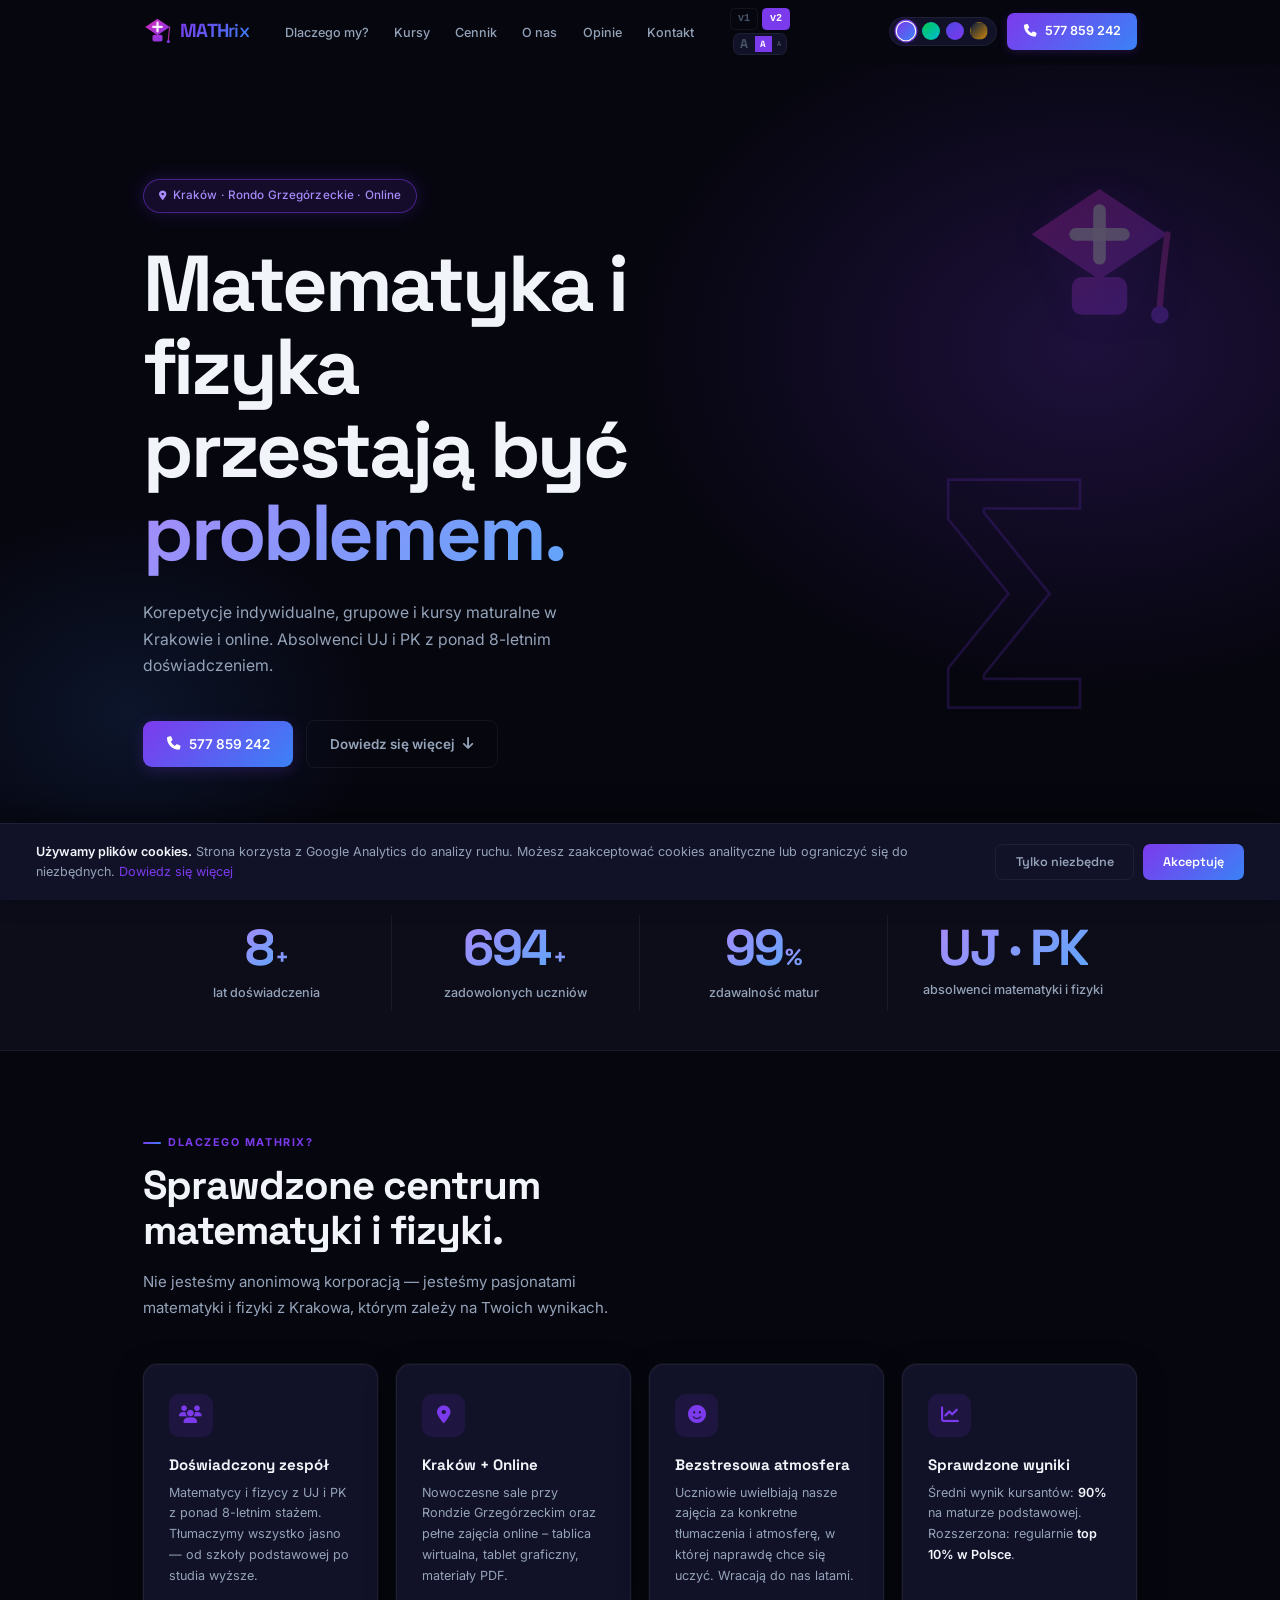
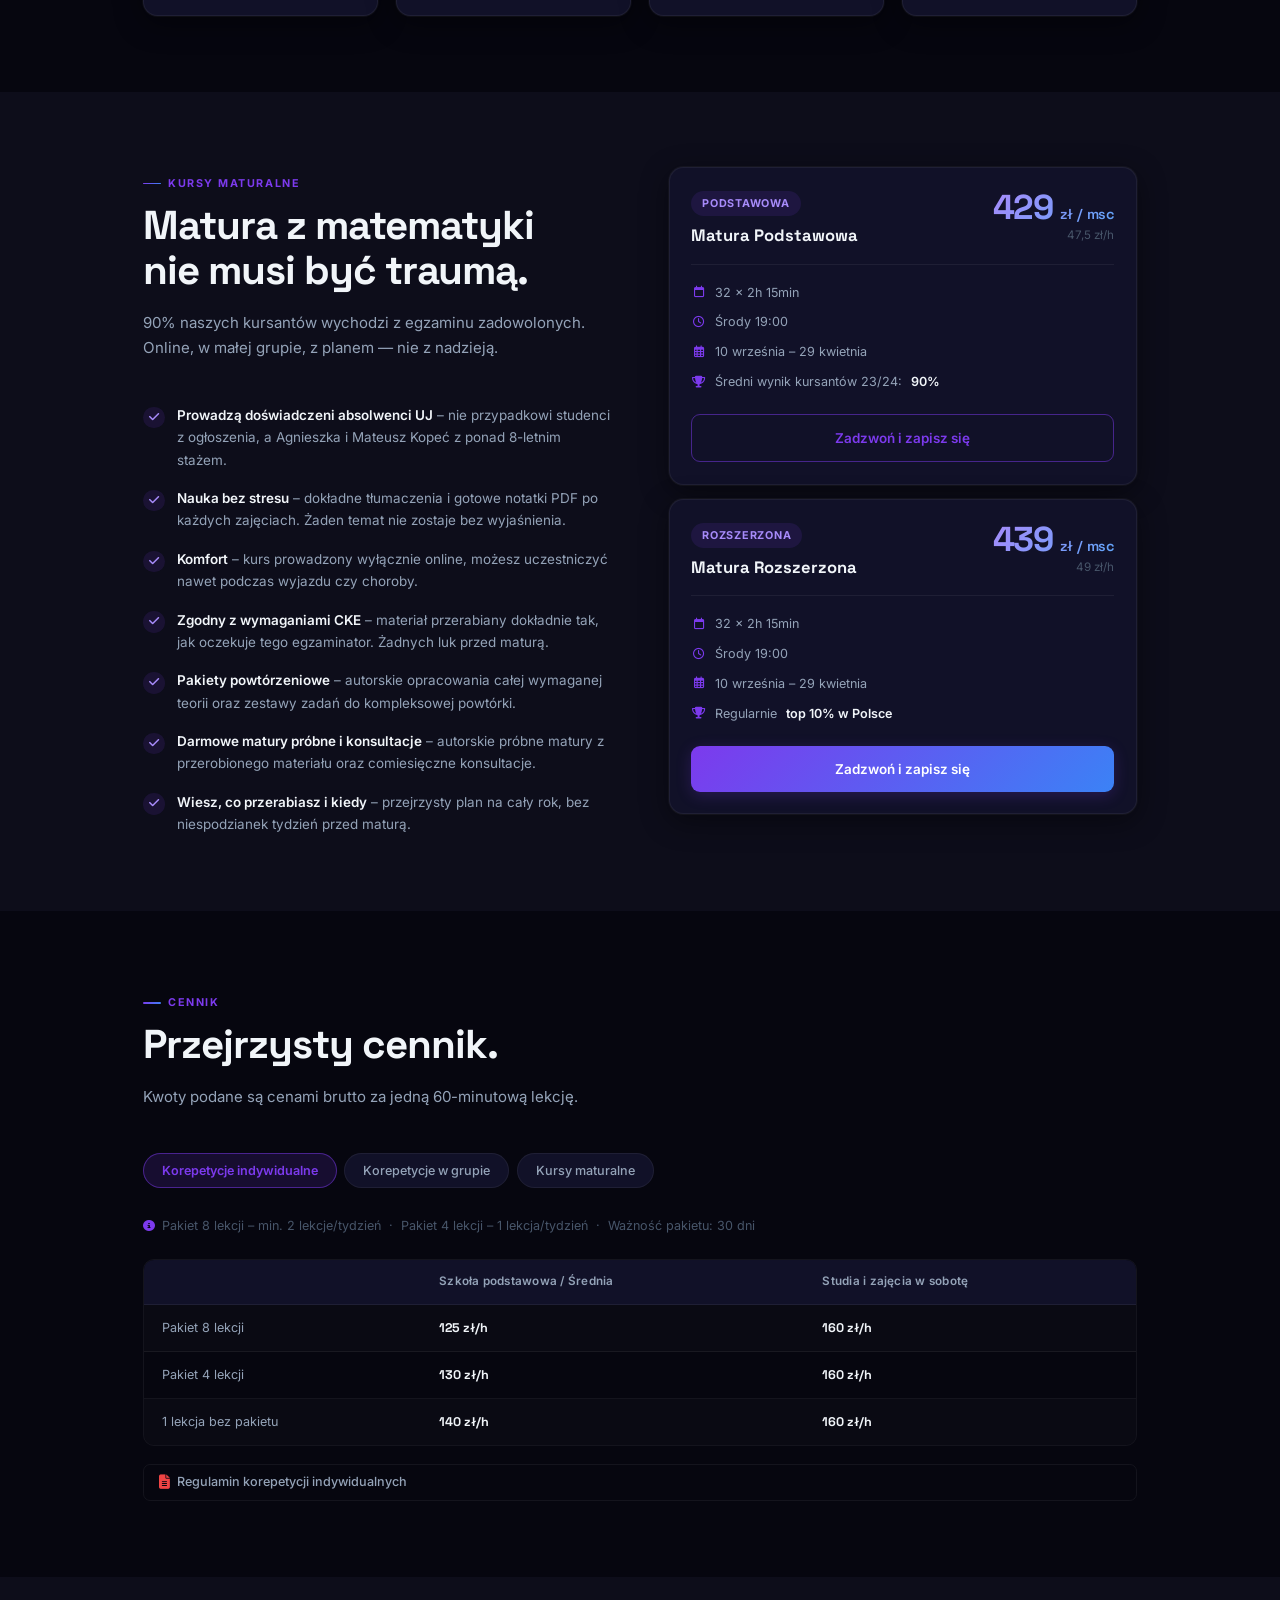
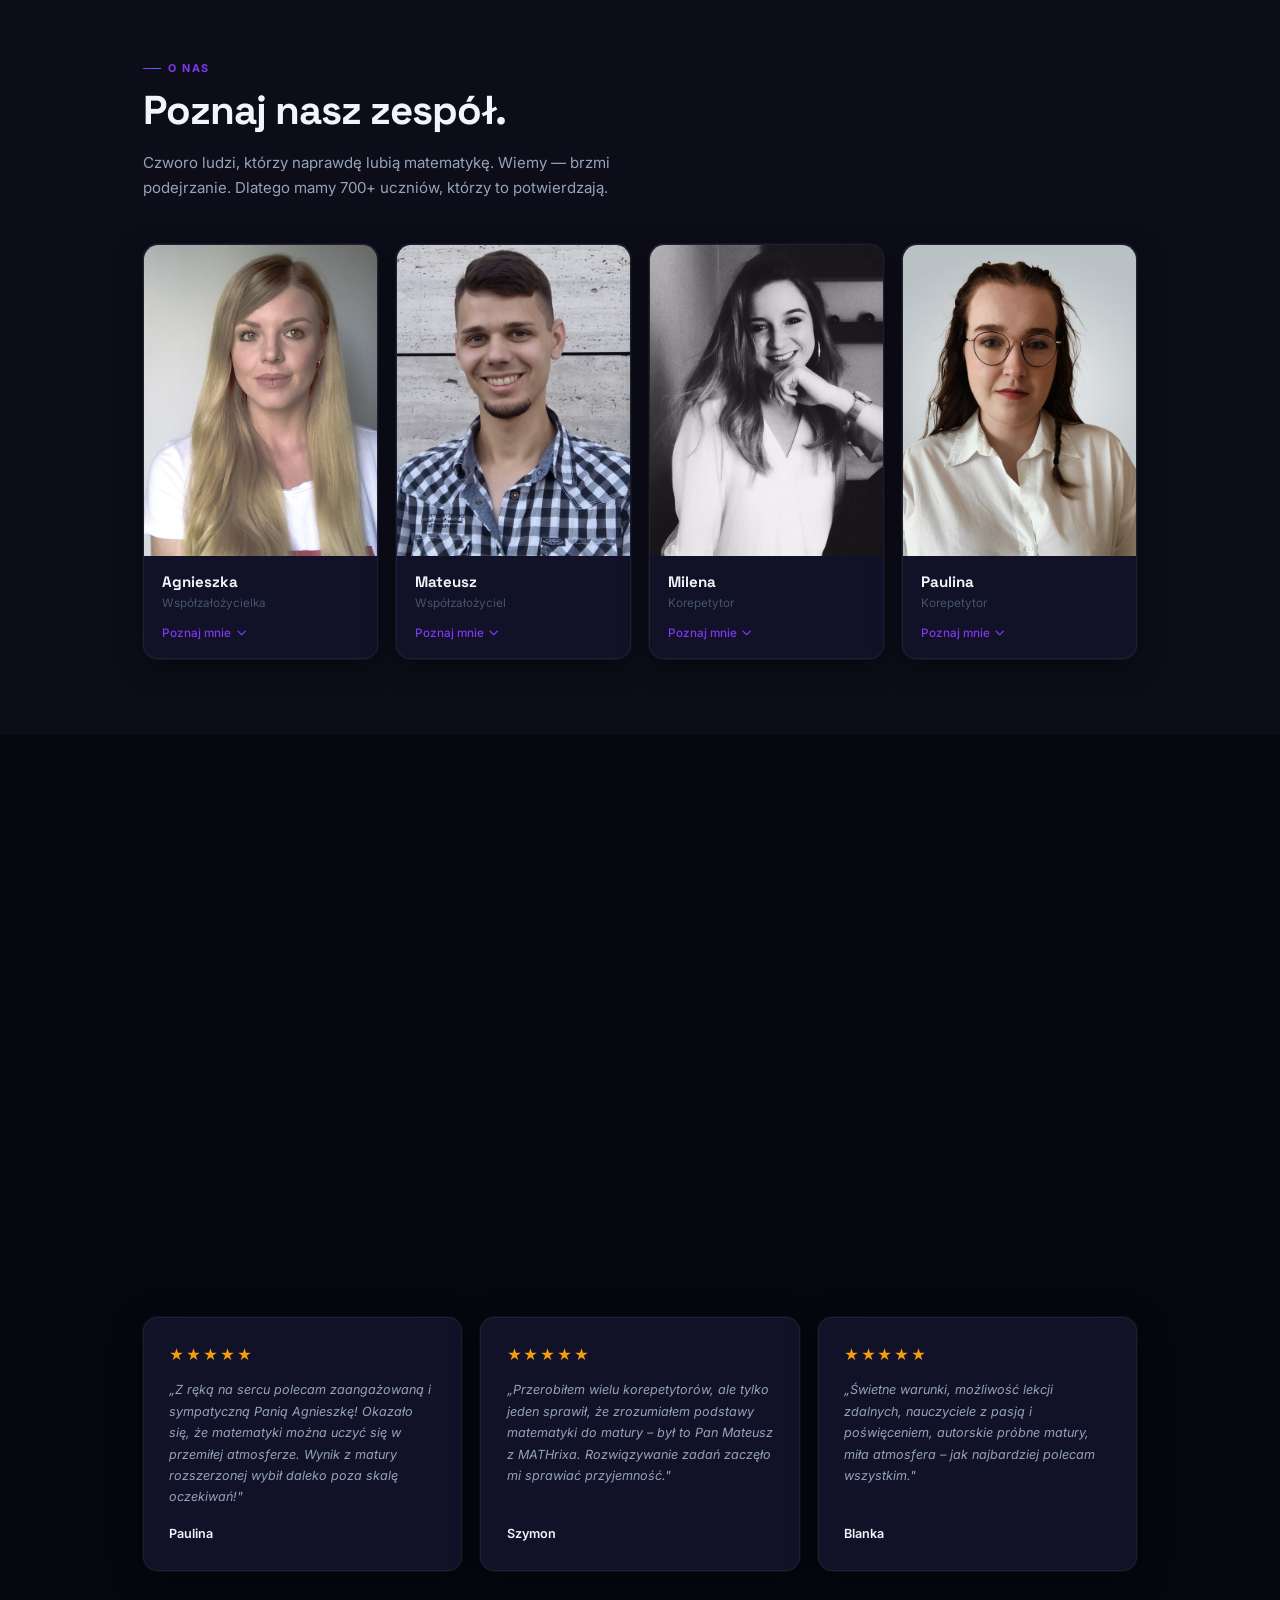
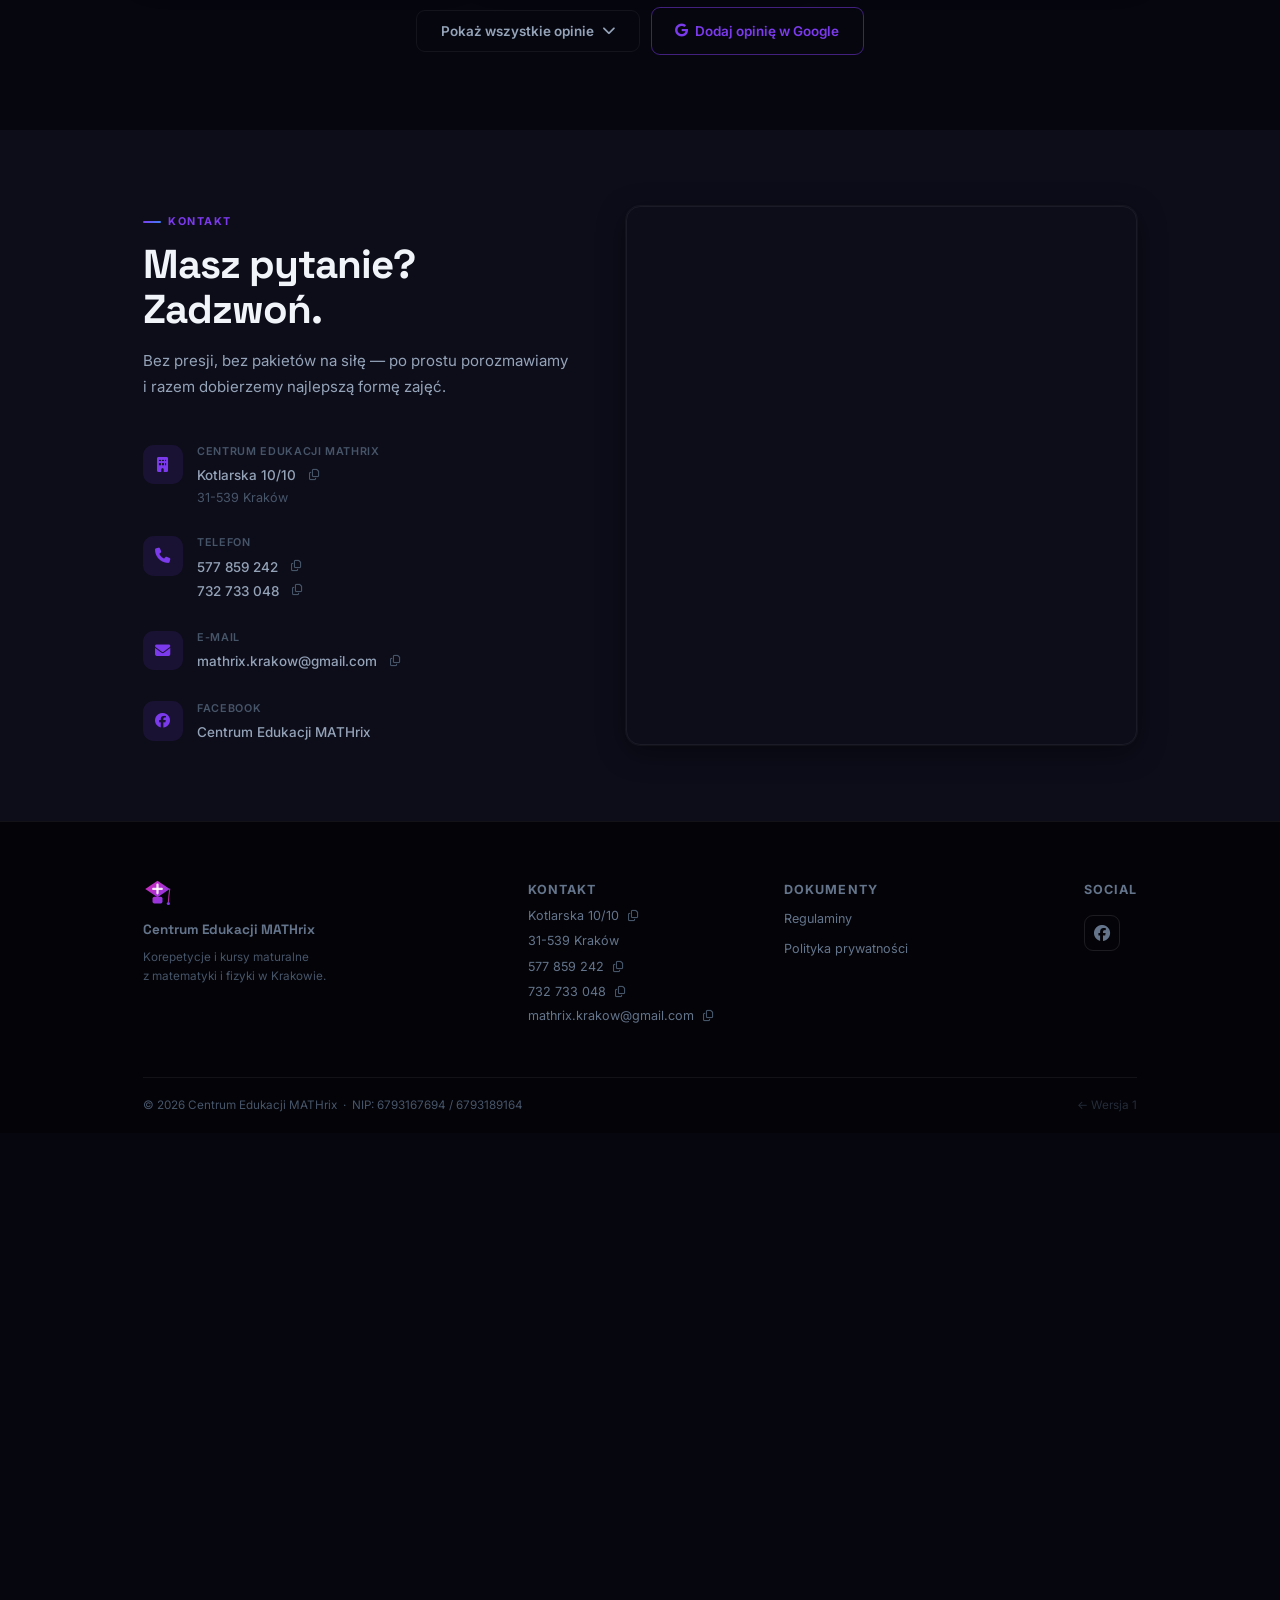
<file: v2.html>
<!DOCTYPE html>
<html lang="pl" data-theme="dark-premium">
<head>
  <meta charset="UTF-8">
  <meta name="viewport" content="width=device-width, initial-scale=1.0">
  <title>MATHrix – Centrum Edukacji Matematycznej w Krakowie</title>
  <meta name="description" content="Centrum Edukacji MATHrix w Krakowie – korepetycje z matematyki indywidualne i grupowe, kursy maturalne. Doświadczona kadra, świetna atmosfera, indywidualne podejście.">
  <link rel="icon" href="assets/images/logo.png">

  <!-- Google Analytics – Consent Mode v2 (denied by default until user accepts) -->
  <script>
    window.dataLayer = window.dataLayer || [];
    function gtag(){dataLayer.push(arguments);}
    gtag('consent', 'default', { analytics_storage: 'denied' });
  </script>
  <script async src="https://www.googletagmanager.com/gtag/js?id=G-Z6208XL6E9"></script>
  <script>
    gtag('js', new Date());
    gtag('config', 'G-Z6208XL6E9');
  </script>

  <link rel="preconnect" href="https://fonts.googleapis.com">
  <link rel="preconnect" href="https://fonts.gstatic.com" crossorigin>
  <link href="https://fonts.googleapis.com/css2?family=Space+Grotesk:wght@400;500;600;700;800&family=Inter:wght@400;500;600&display=swap" rel="stylesheet">
  <link rel="stylesheet" href="https://cdnjs.cloudflare.com/ajax/libs/font-awesome/6.4.2/css/all.min.css">
  <link rel="stylesheet" href="assets/css/v2.css">
  <link rel="stylesheet" href="assets/css/legal.css">
</head>
<body>

  <!-- ═══════════════════════════════ HEADER ═══════════════════════════════ -->
  <header id="header">
    <div class="nav-container">

      <a href="#" class="logo" aria-label="MATHrix – strona główna">
        <img src="assets/images/logo-icon.svg" alt="" class="logo-icon" aria-hidden="true">
        <span class="logo-wordmark" aria-hidden="true">MATH<span class="logo-rix">rix</span></span>
      </a>

      <nav id="nav" aria-label="Nawigacja główna">
        <ul class="nav-links">
          <li><a href="#dlaczego" class="nav-link">Dlaczego my?</a></li>
          <li><a href="#kursy"    class="nav-link">Kursy</a></li>
          <li><a href="#cennik"   class="nav-link">Cennik</a></li>
          <li><a href="#o-nas"    class="nav-link">O nas</a></li>
          <li><a href="#opinie"   class="nav-link">Opinie</a></li>
          <li><a href="#kontakt"  class="nav-link">Kontakt</a></li>
          <li class="nav-link-phone">
            <a href="tel:+48577859242" class="btn btn-nav-cta nav-phone-mobile">
              <i class="fa-solid fa-phone"></i> 577 859 242
            </a>
          </li>
        </ul>
      </nav>

      <div class="nav-meta">
        <div class="dev-versions">
          <a href="index.html" class="dev-versions__btn">v1</a>
          <a href="v2.html"    class="dev-versions__btn active">v2</a>
        </div>
        <div class="density-switcher" id="density-switcher" aria-label="Rozmiar widoku">
          <button class="density-btn"        data-density="normal"  title="Normalny">A</button>
          <button class="density-btn active" data-density="compact" title="Kompaktowy">A</button>
          <button class="density-btn"        data-density="dense"   title="Gęsty">A</button>
        </div>
      </div>

      <div class="nav-right">
        <div class="theme-switcher" aria-label="Wybierz motyw kolorystyczny">
          <button class="theme-dot active" data-theme="dark-premium"
            title="Dark Premium"
            style="background:linear-gradient(135deg,#7c3aed,#3b82f6)"></button>
          <button class="theme-dot" data-theme="dark-matrix"
            title="Dark MATHrix"
            style="background:linear-gradient(135deg,#00c853,#00bcd4)"></button>
          <button class="theme-dot" data-theme="light-modern"
            title="Light Modern"
            style="background:linear-gradient(135deg,#4f46e5,#7c3aed)"></button>
          <button class="theme-dot" data-theme="light-warm"
            title="Light Warm"
            style="background:linear-gradient(135deg,#0a1f3f,#c9830a)"></button>
        </div>

        <a href="tel:+48577859242" class="btn btn-nav-cta">
          <i class="fa-solid fa-phone"></i>
          <span class="hide-mobile">577 859 242</span>
          <span class="show-mobile">Zadzwoń</span>
        </a>

        <button class="hamburger" id="hamburger"
          aria-label="Otwórz menu" aria-expanded="false" aria-controls="nav">
          <span></span><span></span><span></span>
        </button>
      </div>

    </div>
  </header>

  <main>

    <!-- ═══════════════════════════════ HERO ═════════════════════════════════ -->
    <section id="hero" class="hero">
      <div class="hero-bg" aria-hidden="true"></div>
      <div class="container">
        <div class="hero-content">

          <div class="hero-badge reveal">
            <i class="fa-solid fa-location-dot"></i>
            Kraków · Rondo Grzegórzeckie · Online
          </div>

          <h1 class="hero-title reveal">
            Matematyka i fizyka<br>
            przestają być<br>
            <span class="text-gradient">problemem.</span>
          </h1>

          <p class="hero-sub reveal">
            Korepetycje indywidualne, grupowe i kursy maturalne
            w Krakowie i online. Absolwenci UJ i PK
            z ponad 8-letnim doświadczeniem.
          </p>

          <div class="hero-actions reveal">
            <a href="tel:+48577859242" class="btn btn-primary">
              <i class="fa-solid fa-phone"></i>
              <span class="hide-mobile">577 859 242</span>
              <span class="show-mobile">Zadzwoń teraz</span>
            </a>
            <a href="#stats" class="btn btn-ghost">
              Dowiedz się więcej <i class="fa-solid fa-arrow-down"></i>
            </a>
          </div>

        </div>

        <div class="hero-visual reveal" aria-hidden="true">
          <img src="assets/images/logo-icon.svg" alt="" class="hero-visual-icon">
        </div>

      </div>
    </section>

    <!-- ═══════════════════════════════ STATS ════════════════════════════════ -->
    <section id="stats" class="stats-strip" aria-label="Nasze liczby">
      <div class="stats-grid">
        <div class="stat">
          <div class="stat-number">
            <span class="stat-count" data-target="8">0</span><span class="stat-sfx">+</span>
          </div>
          <span class="stat-label">lat doświadczenia</span>
        </div>
        <div class="stat">
          <div class="stat-number">
            <span class="stat-count" data-target="700">0</span><span class="stat-sfx">+</span>
          </div>
          <span class="stat-label">zadowolonych uczniów</span>
        </div>
        <div class="stat">
          <div class="stat-number">
            <span class="stat-count" data-target="100">0</span><span class="stat-sfx">%</span>
          </div>
          <span class="stat-label">zdawalność matur</span>
        </div>
        <div class="stat">
          <div class="stat-number">
            <span class="stat-text">UJ · PK</span>
          </div>
          <span class="stat-label">absolwenci matematyki i fizyki</span>
        </div>
      </div>
    </section>

    <!-- ════════════════════════ DLACZEGO MATHrix ════════════════════════════ -->
    <section id="dlaczego" class="section">
      <div class="container">

        <header class="section-header">
          <p class="section-tag reveal">Dlaczego MATHrix?</p>
          <h2 class="section-title reveal">Sprawdzone centrum<br>matematyki i fizyki.</h2>
          <p class="section-lead reveal">Nie jesteśmy anonimową korporacją — jesteśmy pasjonatami matematyki i fizyki z Krakowa, którym zależy na Twoich wynikach.</p>
        </header>

        <div class="cards-4">
          <div class="card reveal">
            <div class="card-icon"><i class="fa-solid fa-users"></i></div>
            <h3>Doświadczony zespół</h3>
            <p>Matematycy i fizycy z UJ i PK z ponad 8-letnim stażem. Tłumaczymy wszystko jasno — od szkoły podstawowej po studia wyższe.</p>
          </div>
          <div class="card reveal">
            <div class="card-icon"><i class="fa-solid fa-location-dot"></i></div>
            <h3>Kraków + Online</h3>
            <p>Nowoczesne sale przy Rondzie Grzegórzeckim oraz pełne zajęcia online – tablica wirtualna, tablet graficzny, materiały PDF.</p>
          </div>
          <div class="card reveal">
            <div class="card-icon"><i class="fa-solid fa-face-smile"></i></div>
            <h3>Bezstresowa atmosfera</h3>
            <p>Uczniowie uwielbiają nasze zajęcia za konkretne tłumaczenia i atmosferę, w której naprawdę chce się uczyć. Wracają do nas latami.</p>
          </div>
          <div class="card reveal">
            <div class="card-icon"><i class="fa-solid fa-chart-line"></i></div>
            <h3>Sprawdzone wyniki</h3>
            <p>Średni wynik kursantów: <strong>90%</strong> na maturze podstawowej. Rozszerzona: regularnie <strong>top 10% w Polsce</strong>.</p>
          </div>
        </div>

      </div>
    </section>

    <!-- ══════════════════════ KURSY MATURALNE ═══════════════════════════════ -->
    <section id="kursy" class="section section-alt">
      <div class="container">

        <div class="kursy-layout">

          <div class="kursy-left">
            <header class="section-header">
              <p class="section-tag reveal">Kursy Maturalne</p>
              <h2 class="section-title reveal">Matura z matematyki<br>nie musi być traumą.</h2>
              <p class="section-lead reveal">90% naszych kursantów wychodzi z egzaminu zadowolonych. Online, w małej grupie, z planem — nie z nadzieją.</p>
            </header>

          <ul class="kursy-features reveal">
            <li>
              <i class="fa-solid fa-check"></i>
              <div><strong>Prowadzą doświadczeni absolwenci UJ</strong> – nie przypadkowi studenci z ogłoszenia, a Agnieszka i Mateusz Kopeć z ponad 8-letnim stażem.</div>
            </li>
            <li>
              <i class="fa-solid fa-check"></i>
              <div><strong>Nauka bez stresu</strong> – dokładne tłumaczenia i gotowe notatki PDF po każdych zajęciach. Żaden temat nie zostaje bez wyjaśnienia.</div>
            </li>
            <li>
              <i class="fa-solid fa-check"></i>
              <div><strong>Komfort</strong> – kurs prowadzony wyłącznie online, możesz uczestniczyć nawet podczas wyjazdu czy choroby.</div>
            </li>
            <li>
              <i class="fa-solid fa-check"></i>
              <div><strong>Zgodny z wymaganiami CKE</strong> – materiał przerabiany dokładnie tak, jak oczekuje tego egzaminator. Żadnych luk przed maturą.</div>
            </li>
            <li>
              <i class="fa-solid fa-check"></i>
              <div><strong>Pakiety powtórzeniowe</strong> – autorskie opracowania całej wymaganej teorii oraz zestawy zadań do kompleksowej powtórki.</div>
            </li>
            <li>
              <i class="fa-solid fa-check"></i>
              <div><strong>Darmowe matury próbne i konsultacje</strong> – autorskie próbne matury z przerobionego materiału oraz comiesięczne konsultacje.</div>
            </li>
            <li>
              <i class="fa-solid fa-check"></i>
              <div><strong>Wiesz, co przerabiasz i kiedy</strong> – przejrzysty plan na cały rok, bez niespodzianek tydzień przed maturą.</div>
            </li>
          </ul>
          </div><!-- /.kursy-left -->

          <div class="kursy-cards reveal">
            <div class="kurs-card">
              <div class="kurs-card-top">
                <div class="kurs-card-label">
                  <div class="kurs-badge">Podstawowa</div>
                  <h3>Matura Podstawowa</h3>
                </div>
                <div class="kurs-card-price-wrap">
                  <div class="kurs-price">429 <span>zł / msc</span></div>
                  <div class="kurs-rate">47,5 zł/h</div>
                </div>
              </div>
              <hr class="kurs-hr">
              <ul class="kurs-details">
                <li><i class="fa-regular fa-calendar"></i> 32 × 2h 15min</li>
                <li><i class="fa-regular fa-clock"></i> Środy 19:00</li>
                <li><i class="fa-regular fa-calendar-days"></i> 10 września – 29 kwietnia</li>
                <li><i class="fa-solid fa-trophy"></i> Średni wynik kursantów 23/24: <strong>90%</strong></li>
              </ul>
              <a href="tel:+48577859242" class="btn btn-outline btn-full">Zadzwoń i zapisz się</a>
            </div>

            <div class="kurs-card">
              <div class="kurs-card-top">
                <div class="kurs-card-label">
                  <div class="kurs-badge">Rozszerzona</div>
                  <h3>Matura Rozszerzona</h3>
                </div>
                <div class="kurs-card-price-wrap">
                  <div class="kurs-price">439 <span>zł / msc</span></div>
                  <div class="kurs-rate">49 zł/h</div>
                </div>
              </div>
              <hr class="kurs-hr">
              <ul class="kurs-details">
                <li><i class="fa-regular fa-calendar"></i> 32 × 2h 15min</li>
                <li><i class="fa-regular fa-clock"></i> Środy 19:00</li>
                <li><i class="fa-regular fa-calendar-days"></i> 10 września – 29 kwietnia</li>
                <li><i class="fa-solid fa-trophy"></i> Regularnie <strong>top 10% w Polsce</strong></li>
              </ul>
              <a href="tel:+48577859242" class="btn btn-primary btn-full">Zadzwoń i zapisz się</a>
            </div>
          </div>

        </div>
      </div>
    </section>

    <!-- ═══════════════════════════ CENNIK ═══════════════════════════════════ -->
    <section id="cennik" class="section">
      <div class="container">

        <header class="section-header">
          <p class="section-tag reveal">Cennik</p>
          <h2 class="section-title reveal">Przejrzysty cennik.</h2>
          <p class="section-lead reveal">Kwoty podane są cenami brutto za jedną 60-minutową lekcję.</p>
        </header>

        <div class="tabs reveal" role="tablist" aria-label="Rodzaj zajęć">
          <button class="tab-btn active" role="tab" aria-selected="true"
            aria-controls="panel-indywidualne" id="tab-indywidualne"
            data-tab="indywidualne">Korepetycje indywidualne</button>
          <button class="tab-btn" role="tab" aria-selected="false"
            aria-controls="panel-grupowe" id="tab-grupowe"
            data-tab="grupowe">Korepetycje w grupie</button>
          <button class="tab-btn" role="tab" aria-selected="false"
            aria-controls="panel-kursy" id="tab-kursy"
            data-tab="kursy">Kursy maturalne</button>
        </div>

        <div class="tabs-content">

        <div class="tab-panel active" id="panel-indywidualne"
          role="tabpanel" aria-labelledby="tab-indywidualne">
          <p class="tab-note">
            <i class="fa-solid fa-circle-info"></i>
            Pakiet 8 lekcji – min. 2 lekcje/tydzień &nbsp;·&nbsp;
            Pakiet 4 lekcji – 1 lekcja/tydzień &nbsp;·&nbsp;
            Ważność pakietu: 30 dni
          </p>
          <div class="price-table-wrap">
            <table class="price-table">
              <thead>
                <tr>
                  <th></th>
                  <th>Szkoła podstawowa / Średnia</th>
                  <th>Studia i zajęcia w sobotę</th>
                </tr>
              </thead>
              <tbody>
                <tr>
                  <td>Pakiet 8 lekcji</td>
                  <td class="price-cell">125 zł/h</td>
                  <td class="price-cell">160 zł/h</td>
                </tr>
                <tr>
                  <td>Pakiet 4 lekcji</td>
                  <td class="price-cell">130 zł/h</td>
                  <td class="price-cell">160 zł/h</td>
                </tr>
                <tr>
                  <td>1 lekcja bez pakietu</td>
                  <td class="price-cell">140 zł/h</td>
                  <td class="price-cell">160 zł/h</td>
                </tr>
              </tbody>
            </table>
          </div>
          <a href="regulamin-indywidualne.html" class="pdf-link">
            <i class="fa-solid fa-file-lines"></i>
            Regulamin korepetycji indywidualnych
          </a>
        </div>

        <div class="tab-panel" id="panel-grupowe"
          role="tabpanel" aria-labelledby="tab-grupowe">
          <p class="tab-note">
            <i class="fa-solid fa-circle-info"></i>
            Grupy 2–8 uczniów w tym samym materiale. Zajęcia stacjonarnie lub online.
          </p>
          <div class="price-table-wrap">
            <table class="price-table">
              <thead>
                <tr>
                  <th></th>
                  <th>Szkoła podstawowa / Średnia</th>
                  <th>Studia</th>
                </tr>
              </thead>
              <tbody>
                <tr>
                  <td>Grupa 2-osobowa</td>
                  <td class="price-cell">90 zł/os.</td>
                  <td class="price-cell">100 zł/os.</td>
                </tr>
                <tr>
                  <td>Grupa 3-osobowa</td>
                  <td class="price-cell">80 zł/os.</td>
                  <td class="price-cell">90 zł/os.</td>
                </tr>
              </tbody>
            </table>
          </div>
          <a href="regulamin-grupowe.html" class="pdf-link">
            <i class="fa-solid fa-file-lines"></i>
            Regulamin korepetycji grupowych
          </a>
        </div>

        <div class="tab-panel" id="panel-kursy"
          role="tabpanel" aria-labelledby="tab-kursy">
          <p class="tab-note">
            <i class="fa-solid fa-circle-info"></i>
            Grupy 4–8 osób, zgodne z wymaganiami CKE. Przygotowanie do matury podstawowej i rozszerzonej.
          </p>
          <div class="price-table-wrap">
            <table class="price-table">
              <thead>
                <tr>
                  <th>Kurs</th>
                  <th>Cena miesięczna</th>
                </tr>
              </thead>
              <tbody>
                <tr>
                  <td>Matura podstawowa</td>
                  <td class="price-cell">429 zł/msc</td>
                </tr>
                <tr>
                  <td>Matura rozszerzona</td>
                  <td class="price-cell">439 zł/msc</td>
                </tr>
              </tbody>
            </table>
          </div>
          <a href="regulamin-kursy.html" class="pdf-link">
            <i class="fa-solid fa-file-lines"></i>
            Regulamin kursów maturalnych
          </a>
        </div>

        </div><!-- /.tabs-content -->

      </div>
    </section>

    <!-- ═══════════════════════════ O NAS ════════════════════════════════════ -->
    <section id="o-nas" class="section section-alt">
      <div class="container">

        <header class="section-header">
          <p class="section-tag reveal">O nas</p>
          <h2 class="section-title reveal">Poznaj nasz zespół.</h2>
          <p class="section-lead reveal">Czworo ludzi, którzy naprawdę lubią matematykę. Wiemy — brzmi podejrzanie. Dlatego mamy 700+ uczniów, którzy to potwierdzają.</p>
        </header>

        <div class="team-grid">

          <div class="team-card reveal">
            <div class="team-photo-wrap">
              <img src="assets/images/agnieszka.jpg" alt="Agnieszka Kopeć" class="team-photo" loading="lazy">
            </div>
            <div class="team-info">
              <h3>Agnieszka</h3>
              <p class="team-role">Współzałożycielka</p>
              <button class="team-toggle" aria-expanded="false">
                Poznaj mnie <i class="fa-solid fa-chevron-down"></i>
              </button>
            </div>
            <div class="team-bio">
              <p>Absolwentka Matematyki Finansowej na Uniwersytecie Jagiellońskim. Założycielka Centrum Edukacji MATHrix. Swoją przygodę z nauczaniem rozpoczęła ponad 8 lat temu. Uwielbiana przez uczniów za atmosferę i metody nauczania, które trafiają nawet do najbardziej zagorzałych przeciwników matematyki. Specjalistka w przygotowywaniu do matury rozszerzonej i pomocy studentom. W wolnym czasie gra w siatkówkę i poznaje zakątki Krakowa.</p>
            </div>
          </div>

          <div class="team-card reveal">
            <div class="team-photo-wrap">
              <img src="assets/images/mateusz.jpg" alt="Mateusz Kopeć" class="team-photo" loading="lazy">
            </div>
            <div class="team-info">
              <h3>Mateusz</h3>
              <p class="team-role">Współzałożyciel</p>
              <button class="team-toggle" aria-expanded="false">
                Poznaj mnie <i class="fa-solid fa-chevron-down"></i>
              </button>
            </div>
            <div class="team-bio">
              <p>Absolwent Matematyki Finansowej na Uniwersytecie Jagiellońskim i współwłaściciel Centrum Edukacji MATHrix. Korepetycji udziela od 8 lat – przez ten czas pomógł wielu uczniom na wszystkich poziomach edukacji. Specjalizuje się w prowadzeniu zajęć przygotowujących do matury i matematyce wyższej. Jego największymi pasjami są lotnictwo i modelarstwo redukcyjne.</p>
            </div>
          </div>

          <div class="team-card reveal">
            <div class="team-photo-wrap">
              <img src="assets/images/milena.jpg" alt="Milena" class="team-photo" loading="lazy">
            </div>
            <div class="team-info">
              <h3>Milena</h3>
              <p class="team-role">Korepetytor</p>
              <button class="team-toggle" aria-expanded="false">
                Poznaj mnie <i class="fa-solid fa-chevron-down"></i>
              </button>
            </div>
            <div class="team-bio">
              <p>Studentka fizyki studiów drugiego stopnia na Uniwersytecie Jagiellońskim. Korepetycji z matematyki i fizyki udziela od początku liceum. Dzięki kreatywności i wiedzy potrafi przedstawić trudne tematy w prosty i przyjazny sposób. W wolnym czasie zajmuje się grafiką komputerową i sztuczną inteligencją.</p>
            </div>
          </div>

          <div class="team-card reveal">
            <div class="team-photo-wrap">
              <img src="assets/images/paulina.jpg" alt="Paulina" class="team-photo" loading="lazy">
            </div>
            <div class="team-info">
              <h3>Paulina</h3>
              <p class="team-role">Korepetytor</p>
              <button class="team-toggle" aria-expanded="false">
                Poznaj mnie <i class="fa-solid fa-chevron-down"></i>
              </button>
            </div>
            <div class="team-bio">
              <p>Studentka Architektury w języku angielskim na Politechnice Krakowskiej. Matematyki uczy już 3 lata – ma niesamowite podejście do młodszych uczniów, dlatego zajmuje się prowadzeniem zajęć dla szkoły podstawowej. Kreatywna i pozytywna, za co dzieciaki ją uwielbiają. W wolnym czasie spełnia się w tańcu towarzyskim.</p>
            </div>
          </div>

        </div>
      </div>
    </section>

    <!-- ═══════════════════════════ OPINIE ═══════════════════════════════════ -->
    <section id="opinie" class="section">
      <div class="container">

        <header class="section-header">
          <p class="section-tag reveal">Opinie</p>
          <h2 class="section-title reveal">Co mówią uczniowie?</h2>
          <p class="section-lead reveal">Wszystkie ocenione 5/5 gwiazdek. Sprawdź, co mówią o nas rodzice i uczniowie na <a href="https://g.page/r/Cc1fYhVZuMqaEAE" target="_blank" rel="noopener" class="accent-link">Google Maps</a> i <a href="https://www.facebook.com/Centrum.Edukacji.MATHrix/reviews" target="_blank" rel="noopener" class="accent-link">Facebooku</a>.</p>
        </header>

        <div class="reviews-grid" id="reviews-grid">

          <div class="review-card reveal">
            <div class="review-stars" aria-label="5 gwiazdek">★★★★★</div>
            <p class="review-text">„Jestem bardzo zadowolona z lekcji indywidualnych jak i kursu przygotowującego do matury. Fachowe przygotowanie w przemiłej atmosferze! Zawsze 200% zaangażowania, indywidualne podejście do każdego. Matura z matematyki była tylko przyjemnością!"</p>
            <div class="review-author">Magda</div>
          </div>

          <div class="review-card reveal">
            <div class="review-stars" aria-label="5 gwiazdek">★★★★★</div>
            <p class="review-text">„Polecam z całego serca! Na lekcje zaczęłam uczęszczać kilka miesięcy przed maturą. Byłam wręcz zrozpaczona moją wiedzą. Dzięki pani Agnieszcze nie tylko zrozumiałam matematykę, ale uwierzyłam, że mogę zdać z całkiem niezłym wynikiem."</p>
            <div class="review-author">Julia W.</div>
          </div>

          <div class="review-card reveal">
            <div class="review-stars" aria-label="5 gwiazdek">★★★★★</div>
            <p class="review-text">„Serdecznie polecam współpracę z Panem Mateuszem. Bardzo bogaty zasób wiedzy, szeroka znajomość tematów. Zagadnienia, które dla mnie jako programisty były abstrakcyjne, nie stanowiły żadnego wyzwania!"</p>
            <div class="review-author">Łukasz</div>
          </div>

          <div class="review-card reveal">
            <div class="review-stars" aria-label="5 gwiazdek">★★★★★</div>
            <p class="review-text">„Z ręką na sercu polecam zaangażowaną i sympatyczną Panią Agnieszkę! Okazało się, że matematyki można uczyć się w przemiłej atmosferze. Wynik z matury rozszerzonej wybił daleko poza skalę oczekiwań!"</p>
            <div class="review-author">Paulina</div>
          </div>

          <div class="review-card reveal">
            <div class="review-stars" aria-label="5 gwiazdek">★★★★★</div>
            <p class="review-text">„Przerobiłem wielu korepetytorów, ale tylko jeden sprawił, że zrozumiałem podstawy matematyki do matury – był to Pan Mateusz z MATHrixa. Rozwiązywanie zadań zaczęło mi sprawiać przyjemność."</p>
            <div class="review-author">Szymon</div>
          </div>

          <div class="review-card reveal">
            <div class="review-stars" aria-label="5 gwiazdek">★★★★★</div>
            <p class="review-text">„Świetne warunki, możliwość lekcji zdalnych, nauczyciele z pasją i poświęceniem, autorskie próbne matury, miła atmosfera – jak najbardziej polecam wszystkim."</p>
            <div class="review-author">Blanka</div>
          </div>

          <div class="review-card review-extra reveal">
            <div class="review-stars" aria-label="5 gwiazdek">★★★★★</div>
            <p class="review-text">„Pani Agnieszka indywidualnie podchodzi do każdego ucznia, wszystko tłumaczy na spokojnie bez stresu. Brałam korepetycje przez ok. 4 lata, pomogła mi niesamowicie. Dzięki jej pomocy zdałam maturę za pierwszym razem. Polecam w 100%!"</p>
            <div class="review-author">Patrycja</div>
          </div>

          <div class="review-card review-extra reveal">
            <div class="review-stars" aria-label="5 gwiazdek">★★★★★</div>
            <p class="review-text">„Z pełną świadomością polecam Centrum Edukacji MATHrix, a w szczególności Pana Mateusza. Syn uczęszczał na lekcje bardzo chętnie, został świetnie przygotowany. Zawsze mógł skorzystać z pomocy dodatkowej online."</p>
            <div class="review-author">Marcel</div>
          </div>

          <div class="review-card review-extra reveal">
            <div class="review-stars" aria-label="5 gwiazdek">★★★★★</div>
            <p class="review-text">„Chodziłam do MATHrixa na kurs przygotowujący do matury rozszerzonej oraz lekcje indywidualne. Nie dość, że polubiłam matematykę, to zrobiłam duży progres. Jedyne, czego żałuję, to że nie znalazłam się tam wcześniej!"</p>
            <div class="review-author">Julia B.</div>
          </div>

          <div class="review-card review-extra reveal">
            <div class="review-stars" aria-label="5 gwiazdek">★★★★★</div>
            <p class="review-text">„Lekcje pomogły w opanowaniu całego materiału licealnego na poziomie rozszerzonym. Genialna atmosfera, młodzieżowe podejście oraz klarowny przekaz najtrudniejszych zagadnień. Po dwóch latach zajęć jestem zachwycony. Bardzo polecam!"</p>
            <div class="review-author">Artur</div>
          </div>

        </div>

        <div class="reviews-more reveal">
          <button class="btn btn-ghost" id="reviews-toggle" aria-expanded="false">
            <span>Pokaż wszystkie opinie</span>
            <i class="fa-solid fa-chevron-down"></i>
          </button>
          <a href="https://g.page/r/Cc1fYhVZuMqaEAE/review" target="_blank" rel="noopener"
             class="btn btn-outline reviews-google-btn">
            <i class="fa-brands fa-google"></i>
            Dodaj opinię w Google
          </a>
        </div>

      </div>
    </section>

    <!-- ═══════════════════════════ KONTAKT ══════════════════════════════════ -->
    <section id="kontakt" class="section section-alt">
      <div class="container">

        <div class="kontakt-layout">

          <div class="kontakt-left">
            <header class="section-header">
              <p class="section-tag reveal">Kontakt</p>
              <h2 class="section-title reveal">Masz pytanie? Zadzwoń.</h2>
              <p class="section-lead reveal">Bez presji, bez pakietów na siłę — po prostu porozmawiamy i razem dobierzemy najlepszą formę zajęć.</p>
            </header>

          <div class="kontakt-info reveal">

            <div class="kontakt-item">
              <div class="kontakt-icon"><i class="fa-solid fa-building"></i></div>
              <div>
                <div class="kontakt-name">Centrum Edukacji MATHrix</div>
                <div class="kontakt-line">
                  Kotlarska 10/10
                  <button class="copy-btn" data-copy="Kotlarska 10/10" aria-label="Kopiuj adres">
                    <i class="fa-regular fa-copy"></i>
                  </button>
                </div>
                <div class="kontakt-sub">31-539 Kraków</div>
              </div>
            </div>

            <div class="kontakt-item">
              <div class="kontakt-icon"><i class="fa-solid fa-phone"></i></div>
              <div>
                <div class="kontakt-name">Telefon</div>
                <div class="kontakt-line">
                  <a href="tel:+48577859242">577 859 242</a>
                  <button class="copy-btn" data-copy="577859242" aria-label="Kopiuj numer">
                    <i class="fa-regular fa-copy"></i>
                  </button>
                </div>
                <div class="kontakt-line">
                  <a href="tel:+48732733048">732 733 048</a>
                  <button class="copy-btn" data-copy="732733048" aria-label="Kopiuj numer">
                    <i class="fa-regular fa-copy"></i>
                  </button>
                </div>
              </div>
            </div>

            <div class="kontakt-item">
              <div class="kontakt-icon"><i class="fa-solid fa-envelope"></i></div>
              <div>
                <div class="kontakt-name">E-mail</div>
                <div class="kontakt-line">
                  <a href="mailto:mathrix.krakow@gmail.com">mathrix.krakow@gmail.com</a>
                  <button class="copy-btn" data-copy="mathrix.krakow@gmail.com" aria-label="Kopiuj e-mail">
                    <i class="fa-regular fa-copy"></i>
                  </button>
                </div>
              </div>
            </div>

            <div class="kontakt-item">
              <div class="kontakt-icon"><i class="fa-brands fa-facebook"></i></div>
              <div>
                <div class="kontakt-name">Facebook</div>
                <div class="kontakt-line">
                  <a href="https://www.facebook.com/Centrum.Edukacji.MATHrix"
                     target="_blank" rel="noopener">Centrum Edukacji MATHrix</a>
                </div>
              </div>
            </div>

          </div>
          </div><!-- /.kontakt-left -->

          <div class="kontakt-map reveal">
            <iframe
              class="map-iframe"
              src="https://maps.google.com/maps?q=Kotlarska+10,+Krak%C3%B3w&t=m&z=15&ie=UTF8&iwloc=&output=embed"
              title="Mapa – Centrum Edukacji MATHrix, Kotlarska 10/10, Kraków"
              loading="lazy"
              referrerpolicy="no-referrer-when-downgrade"
              allowfullscreen
              aria-label="Mapa dojazdu do MATHrix"></iframe>
          </div>

        </div>
      </div>
    </section>

  </main>

  <!-- ═══════════════════════════ FOOTER ═══════════════════════════════════ -->
  <footer class="footer">
    <div class="container">
      <div class="footer-grid">

        <div class="footer-brand">
          <img src="assets/images/logo-icon.svg" alt="MATHrix" class="footer-logo">
          <p class="footer-name">Centrum Edukacji MATHrix</p>
          <p class="footer-tagline">Korepetycje i kursy maturalne<br>z matematyki i fizyki w Krakowie.</p>
        </div>

        <div class="footer-col">
          <p class="footer-col-title">Kontakt</p>
          <div class="footer-contact-row">
            <a href="https://maps.google.com/?q=Kotlarska+10,+Kraków" target="_blank" rel="noopener" class="footer-text-link">Kotlarska 10/10</a>
            <button class="copy-btn" data-copy="Kotlarska 10/10" aria-label="Kopiuj adres"><i class="fa-regular fa-copy"></i></button>
          </div>
          <p class="footer-contact-sub">31-539 Kraków</p>
          <div class="footer-contact-row">
            <a href="tel:+48577859242" class="footer-text-link">577 859 242</a>
            <button class="copy-btn" data-copy="577859242" aria-label="Kopiuj numer"><i class="fa-regular fa-copy"></i></button>
          </div>
          <div class="footer-contact-row">
            <a href="tel:+48732733048" class="footer-text-link">732 733 048</a>
            <button class="copy-btn" data-copy="732733048" aria-label="Kopiuj numer"><i class="fa-regular fa-copy"></i></button>
          </div>
          <div class="footer-contact-row">
            <a href="mailto:mathrix.krakow@gmail.com" class="footer-text-link">mathrix.krakow@gmail.com</a>
            <button class="copy-btn" data-copy="mathrix.krakow@gmail.com" aria-label="Kopiuj e-mail"><i class="fa-regular fa-copy"></i></button>
          </div>
        </div>

        <div class="footer-col">
          <p class="footer-col-title">Dokumenty</p>
          <ul class="footer-links">
            <li><a href="regulaminy.html">Regulaminy</a></li>
            <li><a href="polityka-prywatnosci.html">Polityka prywatności</a></li>
          </ul>
        </div>

        <div class="footer-col footer-social-col">
          <p class="footer-col-title">Social</p>
          <a href="https://www.facebook.com/Centrum.Edukacji.MATHrix"
             target="_blank" rel="noopener"
             class="footer-social" aria-label="MATHrix na Facebooku">
            <i class="fa-brands fa-facebook"></i>
          </a>
        </div>

      </div>
      <div class="footer-bottom">
        <p>© <span id="footer-year"></span> Centrum Edukacji MATHrix &nbsp;·&nbsp; NIP: 6793167694 / 6793189164</p>
        <a href="index.html" class="footer-v-link">← Wersja 1</a>
      </div>
    </div>
  </footer>

  <script src="assets/js/v2.js"></script>
  <script src="assets/js/cookies.js"></script>

  <!-- ═══════════════════════ COOKIE BANNER ═══════════════════════════════ -->
  <div id="cookie-banner" role="dialog" aria-label="Zgoda na pliki cookies" aria-live="polite">
    <p class="cookie-banner-text">
      <strong>Używamy plików cookies.</strong>
      Strona korzysta z Google Analytics do analizy ruchu. Możesz zaakceptować cookies
      analityczne lub ograniczyć się do niezbędnych.
      <a href="polityka-prywatnosci.html#cookies">Dowiedz się więcej</a>
    </p>
    <div class="cookie-banner-actions">
      <button id="cookie-decline" class="cookie-btn-decline">Tylko niezbędne</button>
      <button id="cookie-accept"  class="cookie-btn-accept">Akceptuję</button>
    </div>
  </div>
</body>
</html>
</file>
<file: assets/css/style.css>
/* ========================================================
   MATHrix – style.css
   Centrum Edukacji Matematycznej, Kraków
   ======================================================== */

/* ── 1. CUSTOM PROPERTIES ──────────────────────────────── */
:root {
  /* Brand */
  --pink:        #d42ab8;
  --purple:      #7432cb;
  --pink-dark:   #b81fa0;
  --purple-dark: #6129b2;

  /* Gradients */
  --grad:        linear-gradient(135deg, var(--pink), var(--purple));
  --grad-hover:  linear-gradient(135deg, var(--pink-dark), var(--purple-dark));

  /* Neutrals */
  --text:        #2a2a2a;
  --text-muted:  #666;
  --bg:          #ffffff;
  --bg-alt:      #ede8ff;
  --border:      #d4c8f0;

  /* Typography */
  --font-head:   'Red Hat Display', sans-serif;
  --font-body:   'Inter', sans-serif;

  /* Layout */
  --header-h:    60px;
  --container:   1200px;

  /* Tokens */
  --radius:      12px;
  --radius-lg:   20px;
  --shadow:      0 4px 24px rgba(116, 50, 203, 0.10);
  --shadow-lg:   0 8px 48px rgba(116, 50, 203, 0.18);
  --ease:        0.22s ease;
}

/* ── DEV: theme overrides (usunąć przed produkcją) ──── */
[data-theme="granat-zloto"] {
  --pink:        #c9830a;
  --purple:      #0f2d5a;
  --pink-dark:   #a86d08;
  --purple-dark: #0a2048;
  --grad:        linear-gradient(135deg, #0a1f3f, #163468);
  --grad-hover:  linear-gradient(135deg, #0a2048, #0f2d5a);
  --bg-alt:      #dce8f8;
  --border:      #b0c8e4;
  --shadow:      0 4px 24px rgba(15, 45, 90, 0.10);
  --shadow-lg:   0 8px 48px rgba(15, 45, 90, 0.18);
}

[data-theme="indygo"] {
  --pink:        #818cf8;
  --purple:      #4f46e5;
  --pink-dark:   #6366f1;
  --purple-dark: #3730a3;
  --grad:        linear-gradient(135deg, #1e1b4b, #312e81);
  --grad-hover:  linear-gradient(135deg, #312e81, #3730a3);
  --bg-alt:      #e0dfff;
  --border:      #b8b5f0;
  --shadow:      0 4px 24px rgba(79, 70, 229, 0.10);
  --shadow-lg:   0 8px 48px rgba(79, 70, 229, 0.18);
}

[data-theme="antracyt-niebieski"] {
  --pink:        #60a5fa;
  --purple:      #2563eb;
  --pink-dark:   #3b82f6;
  --purple-dark: #1d4ed8;
  --grad:        linear-gradient(135deg, #111f2e, #1e2d3d);
  --grad-hover:  linear-gradient(135deg, #0d1821, #1a2737);
  --bg-alt:      #dce8f8;
  --border:      #a8c0e0;
  --shadow:      0 4px 24px rgba(37, 99, 235, 0.10);
  --shadow-lg:   0 8px 48px rgba(37, 99, 235, 0.18);
}

[data-theme="zielen-zloto"] {
  --pink:        #d4a017;
  --purple:      #0d3b2e;
  --pink-dark:   #b38812;
  --purple-dark: #082a20;
  --grad:        linear-gradient(135deg, #082a20, #0d3b2e);
  --grad-hover:  linear-gradient(135deg, #082a20, #0a3226);
  --bg-alt:      #cde8dc;
  --border:      #8ec8b0;
  --shadow:      0 4px 24px rgba(13, 59, 46, 0.10);
  --shadow-lg:   0 8px 48px rgba(13, 59, 46, 0.18);
}

/* ── DEV: przełącznik wersji ────────────────────────── */
.dev-versions {
  display: flex;
  gap: .25rem;
  align-items: center;
  flex-shrink: 0;
}
.dev-versions__btn {
  font-size: .7rem;
  font-family: monospace;
  font-weight: 700;
  padding: .2rem .5rem;
  border-radius: 5px;
  color: var(--text-muted);
  border: 1px solid var(--border);
  transition: all .15s;
  line-height: 1.4;
}
.dev-versions__btn.active {
  background: var(--purple);
  color: white;
  border-color: var(--purple);
}
.dev-versions__btn:not(.active):hover {
  border-color: var(--purple);
  color: var(--purple);
}

/* ── DEV: kółka przełącznika w headerze ─────────────── */
.dev-themes {
  display: flex;
  align-items: center;
  gap: .4rem;
  flex-shrink: 0;
}
.dev-themes__label {
  font-size: .65rem;
  color: var(--text-muted);
  font-family: monospace;
  white-space: nowrap;
}
.dev-themes__btn {
  width: 30px; height: 30px;
  border-radius: 50%;
  border: 2px solid transparent;
  cursor: pointer;
  flex-shrink: 0;
  transition: width .2s, height .2s, border-color .2s, box-shadow .2s;
  box-shadow: 0 1px 4px rgba(0,0,0,.25);
}
.dev-themes__btn.active {
  width: 36px; height: 36px;
  border: 3px solid #111;
  box-shadow: 0 0 0 2px rgba(255,255,255,.9), 0 2px 8px rgba(0,0,0,.35);
}
.dev-themes__btn:not(.active):hover { transform: scale(1.15); }

@media (max-width: 820px) {
  .dev-themes__label { display: none; }
}

/* ── 2. RESET & BASE ───────────────────────────────────── */
*, *::before, *::after {
  box-sizing: border-box;
  margin: 0;
  padding: 0;
}

html {
  scroll-behavior: smooth;
  scroll-padding-top: var(--header-h);
}

body {
  font-family: var(--font-body);
  font-size: 15px;
  line-height: 1.65;
  color: var(--text);
  background: var(--bg);
  -webkit-font-smoothing: antialiased;
  overflow-x: hidden;
}

img  { display: block; max-width: 100%; height: auto; }
a    { color: inherit; text-decoration: none; }
ul   { list-style: none; }
address { font-style: normal; }

button {
  cursor: pointer;
  font-family: inherit;
  background: none;
  border: none;
  padding: 0;
}

:focus-visible {
  outline: 3px solid var(--purple);
  outline-offset: 3px;
  border-radius: 4px;
}

/* ── 3. LAYOUT UTILITIES ───────────────────────────────── */
.container {
  width: 92%;
  max-width: var(--container);
  margin-inline: auto;
}

.section {
  padding-block: clamp(44px, 6vw, 80px);
}

.section__title {
  font-family: var(--font-head);
  font-size: clamp(1.5rem, 3.5vw, 2.4rem);
  font-weight: 700;
  text-align: center;
  margin-bottom: 1.25rem;
  background: var(--grad);
  -webkit-background-clip: text;
  -webkit-text-fill-color: transparent;
  background-clip: text;
}

.section__lead {
  max-width: 780px;
  margin-inline: auto;
  text-align: center;
  color: var(--text-muted);
  font-size: 0.95rem;
  line-height: 1.75;
  margin-bottom: 2rem;
}

/* Scroll-reveal */
.reveal {
  opacity: 0;
  transform: translateY(22px);
  transition: opacity 0.55s ease, transform 0.55s ease;
}
.reveal.visible {
  opacity: 1;
  transform: none;
}

/* ── 4. HEADER ─────────────────────────────────────────── */
.header {
  position: fixed;
  inset-block-start: 0;
  inset-inline: 0;
  z-index: 200;
  height: var(--header-h);
  background: transparent;
  border-bottom: 1px solid transparent;
  transition: background var(--ease), border-color var(--ease), box-shadow var(--ease);
}

.header.scrolled {
  background: var(--bg-alt);
  border-bottom-color: var(--border);
  box-shadow: 0 2px 20px rgba(0, 0, 0, 0.08);
}

/* Na górze (hero) – logo i linki białe */
.header:not(.scrolled) .header__logo img { filter: brightness(0) invert(1); }
.header:not(.scrolled) .nav__link        { color: rgba(255,255,255,0.9); }
.header:not(.scrolled) .nav__link:hover  { color: white; background: rgba(255,255,255,0.12); }
.header:not(.scrolled) .dev-themes__label { color: rgba(255,255,255,0.6); }

.header__inner {
  height: 100%;
  display: flex;
  align-items: center;
  justify-content: space-between;
  gap: 1.5rem;
}

.header__logo img {
  height: 38px;
  width: auto;
}

/* ── 5. NAV ────────────────────────────────────────────── */
.nav__list {
  display: flex;
  align-items: center;
  gap: 0.125rem;
}

.nav__link {
  display: block;
  padding: 0.45rem 0.85rem;
  font-size: 0.9rem;
  font-weight: 500;
  color: var(--text-muted);
  border-radius: 8px;
  white-space: nowrap;
  transition: color var(--ease), background var(--ease);
}

.nav__link:hover {
  color: var(--purple);
  background: var(--bg-alt);
}
.nav__item--cta { display: none; }  /* telefon CTA tylko na mobilce */
.nav__link i { display: none; }     /* ikony tylko na mobilce */

/* Hamburger */
.nav-toggle {
  display: none;
  flex-direction: column;
  justify-content: center;
  gap: 5px;
  width: 40px;
  height: 40px;
  padding: 9px;
  border-radius: 10px;
  flex-shrink: 0;
  background: var(--grad);
  box-shadow: 0 2px 10px rgba(0,0,0,0.15);
  transition: opacity var(--ease), box-shadow var(--ease);
}

.nav-toggle:hover { opacity: 0.88; box-shadow: 0 4px 16px rgba(0,0,0,0.22); }

.nav-toggle span {
  display: block;
  height: 2px;
  background: white;
  border-radius: 2px;
  transform-origin: center;
  transition: transform 0.28s ease, opacity 0.28s ease;
}

.nav-toggle[aria-expanded="true"] span:nth-child(1) { transform: translateY(7px) rotate(45deg); }
.nav-toggle[aria-expanded="true"] span:nth-child(2) { opacity: 0; transform: scaleX(0); }
.nav-toggle[aria-expanded="true"] span:nth-child(3) { transform: translateY(-7px) rotate(-45deg); }

@media (max-width: 820px) {
  .nav-toggle { display: flex; }

  .nav {
    position: fixed;
    inset-block-start: var(--header-h);
    inset-inline: 0;
    background: var(--grad);
    border-bottom: none;
    box-shadow: 0 8px 32px rgba(0,0,0,0.22);
    padding-block: 0.375rem 1rem;
    transform: translateY(-105%);
    opacity: 0;
    pointer-events: none;
    transition: transform 0.3s ease, opacity 0.3s ease;
    z-index: 199;
  }

  .nav.open {
    transform: translateY(0);
    opacity: 1;
    pointer-events: auto;
  }

  .nav__list { flex-direction: column; align-items: stretch; gap: 0; }

  .nav__link {
    display: flex;
    align-items: center;
    gap: 0.75rem;
    padding: 0.8rem 1.5rem;
    font-size: 0.95rem;
    border-radius: 0;
    color: rgba(255,255,255,0.85);
    border-bottom: 1px solid rgba(255,255,255,0.08);
  }
  .nav__link i {
    display: inline-block;
    width: 1.1em;
    text-align: center;
    font-size: 0.85em;
    opacity: 0.7;
    flex-shrink: 0;
  }
  .nav__link:hover {
    color: white;
    background: rgba(255,255,255,0.1);
  }
  .nav__link:hover i { opacity: 1; }

  /* Telefon CTA na dole */
  .nav__item--cta { margin-top: 0.5rem; }
  .nav__link--phone {
    margin: 0.5rem 1rem;
    padding: 0.7rem 1.25rem;
    background: rgba(255,255,255,0.15);
    border: 1px solid rgba(255,255,255,0.25);
    border-radius: 50px;
    color: white !important;
    font-family: var(--font-head);
    font-weight: 700;
    justify-content: center;
    font-size: 0.95rem;
    border-bottom: none !important;
  }
  .nav__link--phone:hover {
    background: rgba(255,255,255,0.25) !important;
  }
  .nav__link--phone i { opacity: 1 !important; }

  .nav__item--cta { display: list-item; }
}

/* ── 6. HERO ───────────────────────────────────────────── */
.hero {
  min-height: 90vh;
  min-height: 90svh;
  background: var(--grad);
  display: flex;
  align-items: center;
  padding-top: var(--header-h);
  position: relative;
  overflow: hidden;
}

/* Dot texture */
.hero::before {
  content: '';
  position: absolute;
  inset: 0;
  background-image: radial-gradient(circle, rgba(255,255,255,0.1) 1px, transparent 1px);
  background-size: 36px 36px;
  pointer-events: none;
}

/* Soft circle deco */
.hero::after {
  content: '';
  position: absolute;
  top: -20%;
  right: -10%;
  width: 55vmin;
  height: 55vmin;
  border-radius: 50%;
  background: rgba(255,255,255,0.06);
  pointer-events: none;
}

.hero__inner {
  position: relative;
  z-index: 1;
  text-align: center;
  color: white;
  padding-block: 3.5rem 3rem;
}

.hero__logo {
  max-width: 180px;
  margin-inline: auto;
  margin-bottom: 1.75rem;
}

.hero__title {
  font-family: var(--font-head);
  font-size: clamp(1.75rem, 4.5vw, 3rem);
  font-weight: 700;
  line-height: 1.2;
  letter-spacing: -0.01em;
  margin-bottom: 1rem;
  text-shadow: 0 2px 24px rgba(0,0,0,0.12);
}

.hero__subtitle {
  font-size: clamp(0.875rem, 1.8vw, 1.05rem);
  opacity: 0.9;
  max-width: 540px;
  margin-inline: auto;
  margin-bottom: 2rem;
  line-height: 1.7;
}

.hero__actions {
  display: flex;
  gap: 0.875rem;
  justify-content: center;
  flex-wrap: wrap;
  margin-bottom: 2rem;
}

.hero__btn {
  display: inline-flex;
  align-items: center;
  gap: 0.6rem;
  padding: 0.75rem 1.75rem;
  background: white;
  color: var(--purple);
  font-family: var(--font-head);
  font-weight: 700;
  font-size: 0.95rem;
  border-radius: 50px;
  box-shadow: 0 4px 20px rgba(0, 0, 0, 0.18);
  transition: transform var(--ease), box-shadow var(--ease);
  white-space: nowrap;
}

.hero__btn:hover {
  transform: translateY(-2px);
  box-shadow: 0 8px 30px rgba(0, 0, 0, 0.26);
}

.hero__btn-mobile { display: none; }
.hero__btn-desktop { display: inline; }

@media (max-width: 640px) {
  .hero__btn-mobile  { display: inline; }
  .hero__btn-desktop { display: none; }
}

.hero__link {
  display: inline-flex;
  align-items: center;
  gap: 0.5rem;
  padding: 0.75rem 1.5rem;
  border: 2px solid rgba(255, 255, 255, 0.5);
  border-radius: 50px;
  color: rgba(255, 255, 255, 0.9);
  font-weight: 500;
  font-size: 1rem;
  transition: all var(--ease);
  white-space: nowrap;
}

.hero__link:hover {
  border-color: white;
  color: white;
  background: rgba(255, 255, 255, 0.12);
}


@keyframes bob {
  0%, 100% { transform: translateY(0); }
  50%       { transform: translateY(7px); }
}

/* ── 7. STATS STRIP ────────────────────────────────────── */
.stats {
  background: var(--grad);
  padding-block: 2rem;
}

.stats__grid {
  display: grid;
  grid-template-columns: repeat(4, 1fr);
  text-align: center;
}

@media (max-width: 600px) {
  .stats__grid { grid-template-columns: repeat(2, 1fr); gap: 0; }
}

.stats__item {
  padding: 0.75rem 1rem;
  position: relative;
}

.stats__item + .stats__item::before {
  content: '';
  position: absolute;
  left: 0;
  top: 15%;
  bottom: 15%;
  width: 1px;
  background: rgba(255,255,255,0.25);
}

@media (max-width: 600px) {
  .stats__item:nth-child(2)::before,
  .stats__item:nth-child(4)::before { display: none; }
}

.stats__number {
  display: block;
  font-family: var(--font-head);
  font-size: clamp(1.5rem, 3.5vw, 2.2rem);
  font-weight: 700;
  line-height: 1;
  margin-bottom: 0.3rem;
  color: white;
}

.stats__label {
  display: block;
  font-size: 0.78rem;
  color: rgba(255,255,255,0.75);
  line-height: 1.4;
}

/* ── 8. DLACZEGO ───────────────────────────────────────── */
.dlaczego { background: var(--bg-alt); }

.dlaczego__grid {
  display: grid;
  grid-template-columns: repeat(4, 1fr);
  gap: clamp(1rem, 2.5vw, 1.5rem);
}

@media (max-width: 900px) {
  .dlaczego__grid { grid-template-columns: repeat(2, 1fr); }
}

@media (max-width: 480px) {
  .dlaczego__grid { grid-template-columns: 1fr; }
}

.dlaczego__card {
  background: white;
  border: 1px solid var(--border);
  border-top: 3px solid var(--purple);
  border-radius: var(--radius-lg);
  padding: clamp(1.25rem, 3.5vw, 1.75rem);
  text-align: center;
  transition: transform var(--ease), box-shadow var(--ease);
}

.dlaczego__card:hover {
  transform: translateY(-4px);
  box-shadow: var(--shadow-lg);
}

.dlaczego__icon {
  width: 48px;
  height: 48px;
  background: var(--grad);
  border-radius: var(--radius);
  display: flex;
  align-items: center;
  justify-content: center;
  color: white;
  font-size: 1.2rem;
  margin: 0 auto 1rem;
}

.dlaczego__card h3 {
  font-family: var(--font-head);
  font-size: 1.05rem;
  font-weight: 700;
  color: var(--text);
  margin-bottom: 0.75rem;
  line-height: 1.3;
}

.dlaczego__card p {
  color: var(--text-muted);
  font-size: 0.92rem;
  line-height: 1.75;
}

.dlaczego__card p strong { color: var(--text); }

/* ── (old oferta removed) ──────────────────────────────── */

/* ── 9. KURSY ──────────────────────────────────────────── */
.kursy { background: var(--bg); }

.kursy__lead {
  max-width: 680px;
  margin-inline: auto;
  text-align: center;
  font-size: clamp(1rem, 2vw, 1.15rem);
  font-weight: 500;
  color: var(--text);
  margin-bottom: 0.5rem;
}

.kursy__benefits {
  max-width: 820px;
  margin-inline: auto;
  margin-bottom: 3rem;
}

.kursy__benefits-title {
  font-family: var(--font-head);
  font-size: 1rem;
  font-weight: 600;
  color: var(--text-muted);
  text-align: center;
  margin-bottom: 1.25rem;
}

.kursy__list {
  display: flex;
  flex-direction: column;
  gap: 0.625rem;
}

.kursy__list li {
  display: flex;
  align-items: flex-start;
  gap: 1rem;
  padding: 1rem 1.25rem;
  background: white;
  border-radius: 0 var(--radius) var(--radius) 0;
  border-left: 3px solid var(--purple);
  color: var(--text-muted);
  font-size: 0.95rem;
  line-height: 1.7;
}

.kursy__list li strong { color: var(--text); }

.kursy__bullet {
  width: 32px;
  height: 32px;
  background: var(--grad);
  border-radius: 8px;
  display: flex;
  align-items: center;
  justify-content: center;
  color: white;
  font-size: 0.8rem;
  flex-shrink: 0;
  margin-top: 0.05rem;
}

.kursy__courses {
  display: grid;
  grid-template-columns: 1fr 1fr;
  gap: clamp(1rem, 3vw, 1.5rem);
  max-width: 880px;
  margin-inline: auto;
}

@media (max-width: 600px) {
  .kursy__courses { grid-template-columns: 1fr; }
}

.kursy__course {
  background: white;
  border-radius: var(--radius-lg);
  padding: clamp(1.5rem, 4vw, 2rem);
  border: 1px solid var(--border);
  box-shadow: var(--shadow);
}

.kursy__course-badge {
  display: inline-block;
  padding: 0.35rem 0.875rem;
  background: var(--grad);
  color: white;
  font-family: var(--font-head);
  font-size: 0.85rem;
  font-weight: 700;
  border-radius: 50px;
  margin-bottom: 1.25rem;
}

.kursy__course-badge--ext {
  background: var(--grad-hover);
}

.kursy__course-list {
  display: flex;
  flex-direction: column;
  gap: 0.6rem;
}

.kursy__course-list li {
  display: flex;
  align-items: flex-start;
  gap: 0.65rem;
  font-size: 0.93rem;
  color: var(--text-muted);
  line-height: 1.5;
}

.kursy__course-list .fa-check {
  color: var(--purple);
  font-size: 0.7rem;
  margin-top: 0.28em;
  flex-shrink: 0;
}

.kursy__course-list .is-price {
  font-size: 1.1rem;
  color: var(--text);
  margin-top: 0.5rem;
  align-items: baseline;
}

.kursy__course-list .is-price span {
  font-size: 0.8rem;
  color: var(--text-muted);
  margin-left: 0.25rem;
}

.kursy__course-list .is-highlight {
  color: var(--pink);
  font-size: 0.88rem;
}

.kursy__course-list .is-highlight .fa-star {
  color: var(--pink);
  font-size: 0.75rem;
}

/* ── 10. ZESPÓŁ ────────────────────────────────────────── */
.zespol { background: var(--bg); }

.team__grid {
  display: grid;
  grid-template-columns: repeat(4, 1fr);
  gap: clamp(1rem, 2.5vw, 1.5rem);
  margin-bottom: 1.75rem;
}

@media (max-width: 860px) { .team__grid { grid-template-columns: repeat(2, 1fr); } }

.team__card {
  all: unset;
  cursor: pointer;
  display: block;
  border-radius: var(--radius-lg);
  overflow: hidden;
  box-shadow: var(--shadow);
  transition: transform var(--ease), box-shadow var(--ease), outline-color var(--ease);
}

.team__card:hover,
.team__card[aria-expanded="true"] {
  transform: translateY(-4px);
  box-shadow: var(--shadow-lg);
}

.team__card[aria-expanded="true"] {
  outline: 3px solid var(--purple);
  outline-offset: 2px;
}

.team__photo-wrap {
  position: relative;
  overflow: hidden;
  aspect-ratio: 3 / 4;
}

.team__img {
  width: 100%;
  height: 100%;
  object-fit: cover;
  object-position: top center;
  transition: transform 0.4s ease;
}

.team__card:hover .team__img { transform: scale(1.04); }

.team__name-bar {
  position: absolute;
  bottom: 0;
  inset-inline: 0;
  background: linear-gradient(to top, rgba(16,0,50,0.88) 0%, rgba(16,0,50,0.45) 55%, transparent 100%);
  padding: 2.5rem 1rem 0.875rem;
  color: white;
}

.team__name {
  font-family: var(--font-head);
  font-size: 1.05rem;
  font-weight: 700;
  line-height: 1.2;
}

.team__role {
  font-size: 0.78rem;
  opacity: 0.8;
  margin-top: 0.15rem;
}

/* Bio panels */
.team__bios { margin-top: 0.25rem; }

.team__bio {
  background: var(--bg-alt);
  border: 1px solid var(--border);
  border-radius: var(--radius-lg);
  overflow: hidden;
  margin-bottom: 0.5rem;
  animation: revealDown 0.3s ease;
}

.team__bio[hidden] { display: none; }

@keyframes revealDown {
  from { opacity: 0; transform: translateY(-10px); }
  to   { opacity: 1; transform: none; }
}

.team__bio-inner {
  display: flex;
  align-items: flex-start;
  gap: 2rem;
  padding: clamp(1.5rem, 4vw, 2rem);
  position: relative;
}

@media (max-width: 580px) {
  .team__bio-inner { flex-direction: column; gap: 1.25rem; }
}

.team__bio-photo {
  width: 110px;
  height: 140px;
  object-fit: cover;
  object-position: top;
  border-radius: var(--radius);
  flex-shrink: 0;
}

@media (max-width: 580px) {
  .team__bio-photo { width: 80px; height: 100px; }
}

.team__bio-content { flex: 1; }

.team__bio-name {
  font-family: var(--font-head);
  font-size: 1.2rem;
  font-weight: 700;
  margin-bottom: 0.75rem;
  background: var(--grad);
  -webkit-background-clip: text;
  -webkit-text-fill-color: transparent;
  background-clip: text;
}

.team__bio-text {
  color: var(--text-muted);
  line-height: 1.8;
  font-size: 0.95rem;
}

.team__bio-close {
  position: absolute;
  top: 1rem;
  right: 1rem;
  width: 30px;
  height: 30px;
  border-radius: 50%;
  background: var(--border);
  color: var(--text-muted);
  display: flex;
  align-items: center;
  justify-content: center;
  font-size: 0.85rem;
  transition: background var(--ease), color var(--ease);
}

.team__bio-close:hover { background: var(--purple); color: white; }

/* ── 11. CENNIK ────────────────────────────────────────── */
.cennik { background: var(--bg-alt); }

/* Tabs */
.tabs {
  display: flex;
  flex-wrap: wrap;
  gap: 0.75rem;
  justify-content: center;
  margin-bottom: 2.5rem;
}

.tab {
  display: inline-flex;
  align-items: center;
  gap: 0.5rem;
  padding: 0.7rem 1.4rem;
  border: 2px solid var(--border);
  border-radius: 50px;
  font-size: 0.9rem;
  font-weight: 500;
  color: var(--text-muted);
  background: white;
  white-space: nowrap;
  transition: all var(--ease);
}

.tab:hover { border-color: var(--purple); color: var(--purple); }

.tab.active {
  background: var(--grad);
  color: white;
  border-color: transparent;
}

/* Panels */
.tab-panel { animation: fadeUp 0.3s ease; }
.tab-panel[hidden] { display: none; }

@keyframes fadeUp {
  from { opacity: 0; transform: translateY(8px); }
  to   { opacity: 1; transform: none; }
}

.tab-note {
  max-width: 700px;
  margin-inline: auto;
  margin-bottom: 1.75rem;
  padding: 1.125rem 1.5rem;
  background: white;
  border-left: 3px solid var(--purple);
  border-radius: 0 var(--radius) var(--radius) 0;
  color: var(--text-muted);
  font-size: 0.95rem;
  line-height: 1.8;
}

/* Price table */
.price-table-wrap {
  overflow-x: auto;
  margin-bottom: 2.5rem;
  border-radius: var(--radius-lg);
  box-shadow: var(--shadow);
}

.price-table {
  width: 100%;
  border-collapse: collapse;
  background: white;
}

.price-table thead tr { background: var(--grad); }

.price-table th {
  padding: 1rem 1.25rem;
  text-align: left;
  font-family: var(--font-head);
  font-size: 0.875rem;
  font-weight: 600;
  color: white;
  white-space: nowrap;
}

@media (max-width: 520px) {
  .price-table th {
    padding: 0.75rem 0.75rem;
    font-size: 0.78rem;
    white-space: normal;
  }

  .price-table td {
    padding: 0.75rem 0.75rem;
    font-size: 0.88rem;
  }
}

.price-table td {
  padding: 0.9rem 1.25rem;
  border-bottom: 1px solid var(--border);
  font-size: 0.95rem;
}

.price-table tr:last-child td { border-bottom: none; }
.price-table tbody tr:nth-child(even) td { background: var(--bg-alt); }

.price-table__label { color: var(--text); font-weight: 500; }

.price-table__val {
  color: var(--purple);
  font-weight: 700;
  font-size: 1.05rem;
}

/* Regulamin */
.regulamin {
  border-top: 1px solid var(--border);
  padding-top: 2.5rem;
  text-align: center;
  margin-top: 0.5rem;
}

.regulamin__title {
  font-family: var(--font-head);
  font-size: 1.3rem;
  font-weight: 700;
  color: var(--text);
  margin-bottom: 0.625rem;
}

.regulamin__desc {
  color: var(--text-muted);
  margin-bottom: 1.5rem;
  font-size: 0.95rem;
}

.regulamin__links {
  display: flex;
  flex-wrap: wrap;
  gap: 0.875rem;
  justify-content: center;
  margin-bottom: 1.25rem;
}

.regulamin__btn {
  display: inline-flex;
  align-items: center;
  gap: 0.5rem;
  padding: 0.7rem 1.4rem;
  border: 2px solid var(--purple);
  border-radius: 50px;
  font-size: 0.88rem;
  font-weight: 500;
  color: var(--purple);
  white-space: nowrap;
  transition: all var(--ease);
}

.regulamin__btn:hover { background: var(--purple); color: white; }

.regulamin__contact { color: var(--text-muted); font-size: 0.9rem; }

/* ── 12. OPINIE ────────────────────────────────────────── */
.opinie { background: var(--bg-alt); }

.opinie__grid {
  display: grid;
  grid-template-columns: repeat(3, 1fr);
  gap: 1.25rem;
  margin-bottom: 2rem;
}

@media (max-width: 900px) { .opinie__grid { grid-template-columns: repeat(2, 1fr); } }
@media (max-width: 560px) { .opinie__grid { grid-template-columns: 1fr; } }

.testimonial-card {
  background: white;
  border: 1px solid var(--border);
  border-radius: var(--radius-lg);
  padding: 1.5rem;
  display: flex;
  flex-direction: column;
  gap: 0.875rem;
  transition: transform var(--ease), box-shadow var(--ease);
}

.testimonial-card:hover {
  transform: translateY(-3px);
  box-shadow: var(--shadow);
}

.testimonial-card[hidden] { display: none; }

.testimonial-card__stars {
  display: flex;
  gap: 3px;
  color: #f59e0b;
  font-size: 0.8rem;
}

.testimonial-card__text {
  color: var(--text-muted);
  font-size: 0.92rem;
  line-height: 1.75;
  display: -webkit-box;
  -webkit-line-clamp: 6;
  -webkit-box-orient: vertical;
  overflow: hidden;
  flex: 1;
}

.testimonial-card__footer {
  padding-top: 0.875rem;
  border-top: 1px solid var(--border);
  margin-top: auto;
}

.testimonial-card__author {
  font-family: var(--font-head);
  font-weight: 700;
  font-size: 0.95rem;
  font-style: normal;
  background: var(--grad);
  -webkit-background-clip: text;
  -webkit-text-fill-color: transparent;
  background-clip: text;
}

.opinie__more {
  text-align: center;
}

.opinie__more-btn {
  display: inline-flex;
  align-items: center;
  gap: 0.5rem;
  padding: 0.75rem 1.75rem;
  border: 2px solid var(--purple);
  border-radius: 50px;
  color: var(--purple);
  font-weight: 500;
  font-size: 0.95rem;
  background: transparent;
  transition: all var(--ease);
}

.opinie__more-btn:hover { background: var(--purple); color: white; }

/* ── 13. KONTAKT ───────────────────────────────────────── */
.kontakt { background: var(--bg); }

.kontakt__layout {
  display: grid;
  grid-template-columns: 1fr 2fr;
  gap: clamp(2rem, 6vw, 4rem);
  align-items: start;
}

@media (max-width: 740px) { .kontakt__layout { grid-template-columns: 1fr; } }

.kontakt__name {
  font-family: var(--font-head);
  font-size: 1.2rem;
  font-weight: 700;
  color: var(--text);
  margin-bottom: 1.5rem;
}

.kontakt__list {
  display: flex;
  flex-direction: column;
  gap: 1rem;
  margin-bottom: 1.75rem;
}

.kontakt__list li {
  display: flex;
  align-items: center;
  gap: 0.875rem;
  font-size: 0.95rem;
  color: var(--text-muted);
}

.kontakt__list i {
  width: 18px;
  color: var(--purple);
  font-size: 1rem;
  flex-shrink: 0;
  text-align: center;
}

.kontakt__list a { transition: color var(--ease); }
.kontakt__list a:hover { color: var(--purple); }

.kontakt__list-addr { align-items: flex-start !important; }
.kontakt__list-addr > i { margin-top: 0.2rem; }

.kontakt__address {
  display: flex;
  flex-direction: column;
  gap: 0.15rem;
}
.kontakt__street {
  display: flex;
  align-items: center;
  gap: 0.4rem;
}
.kontakt__street address { font-style: normal; }
.kontakt__city {
  font-size: 0.82rem;
  opacity: 0.7;
  padding-left: 0.05rem;
}

.copy-btn {
  margin-left: auto;
  flex-shrink: 0;
  color: var(--text-muted);
  opacity: 0.4;
  font-size: 0.85rem;
  padding: 0.3rem 0.4rem;
  border-radius: 6px;
  transition: opacity var(--ease), color var(--ease), background var(--ease);
}
.copy-btn:hover {
  opacity: 1;
  color: var(--purple);
  background: var(--bg-alt);
}
.copy-btn.copied {
  opacity: 1;
  color: #16a34a;
}

.kontakt__cta {
  background: var(--grad);
  color: white;
  padding: 1rem 1.5rem;
  border-radius: var(--radius);
  font-family: var(--font-head);
  font-weight: 600;
  font-size: 0.95rem;
  text-align: center;
  line-height: 1.6;
}

.kontakt__map-img {
  width: 100%;
  border-radius: var(--radius-lg);
  box-shadow: var(--shadow-lg);
}

/* ── 14. FOOTER ────────────────────────────────────────── */
.footer {
  background: var(--grad);
  color: white;
  padding-top: 3rem;
}

.footer__inner {
  display: grid;
  grid-template-columns: auto 1fr 1fr auto;
  gap: 2rem;
  align-items: start;
  padding-bottom: 2.5rem;
  border-bottom: 1px solid rgba(255,255,255,0.18);
}

@media (max-width: 860px) {
  .footer__inner { grid-template-columns: 1fr 1fr; }
  .footer__logo  { grid-column: 1 / -1; }
}

@media (max-width: 480px) {
  .footer__inner { grid-template-columns: 1fr; }
}

.footer__logo img { height: 36px; width: auto; }

.footer__company {
  font-family: var(--font-head);
  font-weight: 600;
  margin-bottom: 0.4rem;
}

.footer__address { opacity: 0.8; font-size: 0.9rem; line-height: 1.7; }

.footer__contact { display: flex; flex-direction: column; gap: 0.6rem; }

.footer__link {
  display: flex;
  align-items: center;
  gap: 0.6rem;
  font-size: 0.9rem;
  opacity: 0.85;
  transition: opacity var(--ease);
}

.footer__link:hover { opacity: 1; }

.footer__social { display: flex; gap: 0.75rem; align-items: flex-start; }

.footer__social-btn {
  width: 40px;
  height: 40px;
  border-radius: 50%;
  background: rgba(255,255,255,0.15);
  display: flex;
  align-items: center;
  justify-content: center;
  font-size: 1rem;
  color: white;
  transition: background var(--ease);
}

.footer__social-btn:hover { background: rgba(255,255,255,0.3); }

.footer__bottom {
  padding-block: 1.25rem;
  text-align: center;
}

.footer__bottom p { font-size: 0.8rem; opacity: 0.65; }
</file>
<file: assets/css/v2.css>
/* ════════════════════════════════════════════════════════════════════════════
   MATHrix v2 — Stylesheet
   Fonts: Space Grotesk (headings) · Inter (body)
   Icons: Font Awesome 6.4.2
   ════════════════════════════════════════════════════════════════════════════ */

/* ─── 1. THEME VARIABLES ─────────────────────────────────────────────────── */

[data-theme="dark-premium"] {
  --bg:            #06060f;
  --bg-alt:        #0d0d1a;
  --bg-card:       #111128;
  --bg-card-h:     #16163a;
  --border:        rgba(255,255,255,0.06);
  --border-h:      rgba(124,58,237,0.5);
  --accent:        #7c3aed;
  --accent-2:      #3b82f6;
  --gradient:      linear-gradient(135deg, #7c3aed, #3b82f6);
  --grad-text:     linear-gradient(135deg, #a78bfa, #60a5fa);
  --text:          #f1f5f9;
  --text-2:        #94a3b8;
  --text-3:        #475569;
  --glow:          rgba(124,58,237,0.22);
  --glow-2:        rgba(59,130,246,0.14);
  --nav-bg:        rgba(6,6,15,0.88);
  --badge-bg:      rgba(124,58,237,0.12);
  --badge-text:    #a78bfa;
  --check:         #a78bfa;
  --shadow-card:   0 0 0 1px rgba(255,255,255,0.04), 0 8px 32px rgba(0,0,0,0.45);
  --shadow-card-h: 0 0 0 1px rgba(124,58,237,0.35), 0 20px 48px rgba(124,58,237,0.14);
  --hero-orb-1:    rgba(124,58,237,0.2);
  --hero-orb-2:    rgba(59,130,246,0.12);
  --footer-bg:     #030308;
  --footer-text:   #64748b;
  --tab-active-bg: rgba(124,58,237,0.15);
  --table-stripe:  rgba(255,255,255,0.02);
  --table-border:  rgba(255,255,255,0.06);
  --pdf-color:     #ef4444;
}

[data-theme="dark-matrix"] {
  --bg:            #030a04;
  --bg-alt:        #061009;
  --bg-card:       #091410;
  --bg-card-h:     #0e1e15;
  --border:        rgba(0,200,83,0.08);
  --border-h:      rgba(0,200,83,0.4);
  --accent:        #00c853;
  --accent-2:      #00bcd4;
  --gradient:      linear-gradient(135deg, #00c853, #00bcd4);
  --grad-text:     linear-gradient(135deg, #69f0ae, #40c4ff);
  --text:          #e8f5e9;
  --text-2:        #a5d6a7;
  --text-3:        #4caf50;
  --glow:          rgba(0,200,83,0.18);
  --glow-2:        rgba(0,188,212,0.1);
  --nav-bg:        rgba(3,10,4,0.92);
  --badge-bg:      rgba(0,200,83,0.1);
  --badge-text:    #69f0ae;
  --check:         #69f0ae;
  --shadow-card:   0 0 0 1px rgba(0,200,83,0.06), 0 8px 32px rgba(0,0,0,0.55);
  --shadow-card-h: 0 0 0 1px rgba(0,200,83,0.3), 0 20px 48px rgba(0,200,83,0.1);
  --hero-orb-1:    rgba(0,200,83,0.1);
  --hero-orb-2:    rgba(0,188,212,0.06);
  --footer-bg:     #010603;
  --footer-text:   #4caf50;
  --tab-active-bg: rgba(0,200,83,0.12);
  --table-stripe:  rgba(0,200,83,0.03);
  --table-border:  rgba(0,200,83,0.08);
  --pdf-color:     #ff5252;
}

[data-theme="light-modern"] {
  --bg:            #ffffff;
  --bg-alt:        #f8fafc;
  --bg-card:       #f1f5f9;
  --bg-card-h:     #eef2ff;
  --border:        rgba(15,23,42,0.08);
  --border-h:      rgba(79,70,229,0.35);
  --accent:        #4f46e5;
  --accent-2:      #7c3aed;
  --gradient:      linear-gradient(135deg, #4f46e5, #7c3aed);
  --grad-text:     linear-gradient(135deg, #4f46e5, #7c3aed);
  --text:          #0f172a;
  --text-2:        #475569;
  --text-3:        #94a3b8;
  --glow:          rgba(79,70,229,0.12);
  --glow-2:        rgba(124,58,237,0.08);
  --nav-bg:        rgba(255,255,255,0.92);
  --badge-bg:      rgba(79,70,229,0.08);
  --badge-text:    #4f46e5;
  --check:         #4f46e5;
  --shadow-card:   0 1px 3px rgba(15,23,42,0.07), 0 8px 24px rgba(15,23,42,0.06);
  --shadow-card-h: 0 0 0 1px rgba(79,70,229,0.2), 0 20px 48px rgba(79,70,229,0.1);
  --hero-orb-1:    rgba(79,70,229,0.06);
  --hero-orb-2:    rgba(124,58,237,0.04);
  --footer-bg:     #0f172a;
  --footer-text:   #64748b;
  --tab-active-bg: rgba(79,70,229,0.08);
  --table-stripe:  rgba(15,23,42,0.02);
  --table-border:  rgba(15,23,42,0.07);
  --pdf-color:     #dc2626;
}

[data-theme="light-warm"] {
  --bg:            #fefdf8;
  --bg-alt:        #f4f1e6;
  --bg-card:       #ffffff;
  --bg-card-h:     #fffcf0;
  --border:        rgba(28,28,46,0.08);
  --border-h:      rgba(10,31,63,0.25);
  --accent:        #0a1f3f;
  --accent-2:      #c9830a;
  --gradient:      linear-gradient(135deg, #0a1f3f, #c9830a);
  --grad-text:     linear-gradient(135deg, #0a1f3f, #c9830a);
  --text:          #1c1c2e;
  --text-2:        #4a4a6a;
  --text-3:        #9090a8;
  --glow:          rgba(201,131,10,0.14);
  --glow-2:        rgba(10,31,63,0.06);
  --nav-bg:        rgba(254,253,248,0.94);
  --badge-bg:      rgba(201,131,10,0.1);
  --badge-text:    #92400e;
  --check:         #0a1f3f;
  --shadow-card:   0 1px 3px rgba(28,28,46,0.06), 0 8px 24px rgba(28,28,46,0.06);
  --shadow-card-h: 0 0 0 1px rgba(201,131,10,0.2), 0 20px 48px rgba(201,131,10,0.08);
  --hero-orb-1:    rgba(201,131,10,0.1);
  --hero-orb-2:    rgba(10,31,63,0.04);
  --footer-bg:     #0a1f3f;
  --footer-text:   #8a9ab8;
  --tab-active-bg: rgba(201,131,10,0.1);
  --table-stripe:  rgba(28,28,46,0.02);
  --table-border:  rgba(28,28,46,0.07);
  --pdf-color:     #dc2626;
}

/* Logo SVG: ikona + wordmark HTML */
.logo-icon {
  height: 32px;
  width: auto;
  flex-shrink: 0;
}

.logo-wordmark {
  font-family: 'Space Grotesk', sans-serif;
  font-size: 21px;
  font-weight: 800;
  letter-spacing: -0.04em;
  background: var(--gradient);
  -webkit-background-clip: text;
  -webkit-text-fill-color: transparent;
  background-clip: text;
  line-height: 1;
  white-space: nowrap;
}

.logo-rix {
  font-weight: 500;
}

/* Dark matrix: subtle grid background on hero */
[data-theme="dark-matrix"] .hero-bg {
  background-image:
    repeating-linear-gradient(0deg, transparent, transparent 39px, rgba(0,200,83,0.04) 40px),
    repeating-linear-gradient(90deg, transparent, transparent 39px, rgba(0,200,83,0.04) 40px);
}


/* Hero: dwukolumnowy układ */
.hero .container {
  display: flex;
  align-items: center;
  justify-content: space-between;
  gap: 48px;
}

.hero-content {
  max-width: 560px;
  flex: 1;
}

.hero-visual {
  position: absolute;
  top: 0px;
  right: 0px;
  z-index: 1;
}

.hero-visual-icon {
  width: clamp(120px, 14vw, 200px);
  height: auto;
  opacity: 0.28;
  filter: drop-shadow(0 0 24px var(--glow));
  transition: opacity 0.35s, filter 0.35s;
}

/* Znak sumy — dekoracja u dołu */
.hero::after {
  content: '∑';
  position: absolute;
  right: 16%;
  bottom: 22%;
  font-family: 'Space Grotesk', sans-serif;
  font-size: clamp(12rem, 22vw, 28rem);
  font-weight: 800;
  letter-spacing: -0.06em;
  line-height: 1;
  color: transparent;
  -webkit-text-stroke: 3px var(--accent);
  opacity: 0.18;
  pointer-events: none;
  user-select: none;
  z-index: 0;
  transition: -webkit-text-stroke-color 0.35s;
}

@media (max-width: 900px) {
  .hero-visual { display: none; }
}

@media (max-width: 768px) {
  .hero::after { display: none; }
}


/* ─── 2. BASE RESET & GLOBAL ─────────────────────────────────────────────── */

*, *::before, *::after {
  box-sizing: border-box;
  margin: 0;
  padding: 0;
}

html {
  scroll-behavior: smooth;
  font-size: 16px;
}

body {
  font-family: 'Inter', sans-serif;
  line-height: 1.65;
  background-color: var(--bg);
  color: var(--text);
  overflow-x: hidden;
  transition: background-color 0.35s ease, color 0.35s ease;
}

h1, h2, h3, h4, h5, h6 {
  font-family: 'Space Grotesk', sans-serif;
  line-height: 1.12;
  color: var(--text);
}

a {
  color: var(--accent);
  text-decoration: none;
  transition: opacity 0.2s;
}

a:hover { opacity: 0.8; }

img { display: block; max-width: 100%; }

strong { font-weight: 600; color: var(--text); }

ul { list-style: none; }

/* Color transitions for theme switching */
header, nav, section, footer, .card, .kurs-card, .review-card,
.team-card, .tab-panel, table, th, td, .btn, .tab-btn,
.kontakt-item, .kontakt-icon, .stats-strip {
  transition:
    background-color 0.35s ease,
    border-color     0.35s ease,
    color            0.35s ease,
    box-shadow       0.35s ease;
}


/* ─── 3. LAYOUT ──────────────────────────────────────────────────────────── */

.container {
  width: 100%;
  max-width: 1200px;
  margin: 0 auto;
  padding: 0 48px;
}

.section {
  padding: 112px 0;
}

.section-alt {
  background-color: var(--bg-alt);
}

.section-header {
  margin-bottom: 64px;
}

.section-tag {
  display: inline-flex;
  align-items: center;
  gap: 8px;
  font-size: 12px;
  font-weight: 700;
  letter-spacing: 0.14em;
  text-transform: uppercase;
  color: var(--accent);
  margin-bottom: 12px;
}

.section-tag::before {
  content: '';
  display: inline-block;
  width: 20px;
  height: 2px;
  border-radius: 2px;
  background: var(--gradient);
  flex-shrink: 0;
}

.section-title {
  font-size: clamp(1.9rem, 3.5vw, 2.8rem);
  font-weight: 700;
  letter-spacing: -0.025em;
  color: var(--text);
  margin-bottom: 18px;
}

.section-lead {
  font-size: 1.05rem;
  color: var(--text-2);
  max-width: 560px;
  line-height: 1.7;
}

.accent-link {
  color: var(--accent);
  text-decoration: none;
  transition: opacity 0.2s;
}
.accent-link:hover { opacity: 0.75; text-decoration: underline; }

.text-gradient {
  background: var(--grad-text);
  -webkit-background-clip: text;
  -webkit-text-fill-color: transparent;
  background-clip: text;
}

.hide-mobile { display: inline; }
.show-mobile { display: none; }
.nav-link-phone { display: none; }


/* ─── 4. BUTTONS ─────────────────────────────────────────────────────────── */

.btn {
  display: inline-flex;
  align-items: center;
  justify-content: center;
  gap: 9px;
  padding: 13px 26px;
  border-radius: 10px;
  font-family: 'Inter', sans-serif;
  font-size: 15px;
  font-weight: 600;
  border: none;
  cursor: pointer;
  text-decoration: none;
  white-space: nowrap;
  transition: opacity 0.2s, transform 0.2s, box-shadow 0.2s, background-color 0.2s, border-color 0.2s;
}

.btn-primary {
  background: var(--gradient);
  color: #fff;
  box-shadow: 0 4px 16px var(--glow);
}

.btn-primary:hover {
  opacity: 0.88;
  transform: translateY(-2px);
  box-shadow: 0 8px 28px var(--glow);
}

.btn-ghost {
  background: transparent;
  color: var(--text-2);
  border: 1px solid var(--border);
}

.btn-ghost:hover {
  border-color: var(--border-h);
  color: var(--text);
  transform: translateY(-1px);
}

.btn-outline {
  background: transparent;
  color: var(--accent);
  border: 1.5px solid var(--border-h);
}

.btn-outline:hover {
  background: var(--badge-bg);
  transform: translateY(-1px);
}

.btn-full {
  width: 100%;
}

.btn-nav-cta {
  background: var(--gradient);
  color: #fff;
  padding: 9px 18px;
  border-radius: 8px;
  font-size: 14px;
  font-weight: 600;
  box-shadow: 0 2px 10px var(--glow);
}

.btn-nav-cta:hover {
  opacity: 0.88;
  transform: translateY(-1px);
}


/* ─── 5. HEADER & NAV ────────────────────────────────────────────────────── */

#header {
  position: fixed;
  top: 0;
  left: 0;
  right: 0;
  z-index: 900;
  transition: background-color 0.3s ease, box-shadow 0.3s ease, border-color 0.3s;
  border-bottom: 1px solid transparent;
}

#header.scrolled {
  background-color: var(--nav-bg);
  backdrop-filter: blur(18px);
  -webkit-backdrop-filter: blur(18px);
  border-bottom-color: var(--border);
  box-shadow: 0 4px 24px rgba(0,0,0,0.1);
}

.nav-container {
  max-width: 1200px;
  margin: 0 auto;
  padding: 0 48px;
  height: 70px;
  display: flex;
  align-items: center;
  gap: 40px;
}

.logo {
  flex-shrink: 0;
  display: flex;
  align-items: center;
  gap: 9px;
  text-decoration: none;
}

.nav-links {
  display: flex;
  align-items: center;
  gap: 28px;
  flex: 1;
}

.nav-link {
  font-size: 14px;
  font-weight: 500;
  color: var(--text-2);
  text-decoration: none;
  transition: color 0.2s;
  position: relative;
}

.nav-link::after {
  content: '';
  position: absolute;
  bottom: -3px;
  left: 0;
  width: 0;
  height: 1.5px;
  background: var(--gradient);
  transition: width 0.25s ease;
}

.nav-link:hover {
  color: var(--text);
  opacity: 1;
}

.nav-link:hover::after { width: 100%; }

/* Nav meta — wersje + gęstość w jednej kolumnie */
.nav-meta {
  display: flex;
  flex-direction: column;
  align-items: center;
  gap: 4px;
  flex-shrink: 0;
}

/* DEV: version switcher */
.dev-versions {
  display: flex;
  gap: 4px;
  align-items: center;
  flex-shrink: 0;
}

.dev-versions__btn {
  font-size: 0.7rem;
  font-family: monospace;
  font-weight: 700;
  padding: 3px 8px;
  border-radius: 5px;
  color: var(--text-3);
  border: 1px solid var(--border);
  text-decoration: none;
  transition: border-color 0.15s, color 0.15s, background-color 0.15s;
  line-height: 1.4;
}

.dev-versions__btn.active {
  background: var(--accent);
  color: #fff;
  border-color: var(--accent);
}

.dev-versions__btn:not(.active):hover {
  border-color: var(--accent);
  color: var(--accent);
}

/* Density switcher */
.density-switcher {
  display: flex;
  align-items: center;
  gap: 0;
  background: var(--bg-card);
  border: 1px solid var(--border);
  border-radius: 8px;
  overflow: hidden;
  flex-shrink: 0;
}

.density-btn {
  font-family: 'Space Grotesk', sans-serif;
  font-weight: 700;
  background: none;
  border: none;
  cursor: pointer;
  color: var(--text-3);
  padding: 4px 7px;
  line-height: 1;
  transition: color 0.15s, background-color 0.15s;
}

.density-btn:nth-child(1) { font-size: 14px; }
.density-btn:nth-child(2) { font-size: 11px; }
.density-btn:nth-child(3) { font-size: 9px;  }

.density-btn.active {
  background: var(--accent);
  color: #fff;
}

.density-btn:not(.active):hover {
  color: var(--accent);
  background: var(--badge-bg);
}

.nav-right {
  display: flex;
  align-items: center;
  gap: 12px;
  flex-shrink: 0;
  margin-left: auto;
}

/* Theme dots */
.theme-switcher {
  display: flex;
  align-items: center;
  gap: 7px;
  padding: 5px 8px;
  background: var(--bg-card);
  border: 1px solid var(--border);
  border-radius: 20px;
  transition: background-color 0.35s, border-color 0.35s;
}

.theme-dot {
  width: 20px;
  height: 20px;
  border-radius: 50%;
  border: 2px solid transparent;
  cursor: pointer;
  transition: transform 0.2s, box-shadow 0.2s, border-color 0.2s;
  flex-shrink: 0;
}

.theme-dot:hover {
  transform: scale(1.25);
}

.theme-dot.active {
  border-color: #fff;
  box-shadow: 0 0 0 1px var(--accent), 0 0 8px var(--glow);
  transform: scale(1.15);
}

/* Hamburger */
.hamburger {
  display: none;
  flex-direction: column;
  justify-content: center;
  gap: 6px;
  width: 42px;
  height: 42px;
  background: none;
  border: 1.5px solid var(--border);
  border-radius: 10px;
  cursor: pointer;
  padding: 10px;
  transition: border-color 0.2s, background-color 0.2s;
}

.hamburger:hover {
  border-color: var(--border-h);
  background: var(--badge-bg);
}

.hamburger span {
  display: block;
  height: 2px;
  background: var(--text);
  border-radius: 2px;
  transition: transform 0.3s, opacity 0.3s;
}

.hamburger.open { border-color: var(--border-h); }
.hamburger.open span:nth-child(1) { transform: translateY(8px) rotate(45deg); }
.hamburger.open span:nth-child(2) { opacity: 0; }
.hamburger.open span:nth-child(3) { transform: translateY(-8px) rotate(-45deg); }


/* ─── 6. HERO ────────────────────────────────────────────────────────────── */

.hero {
  min-height: 100svh;
  display: flex;
  align-items: center;
  padding: 80px 0 80px;
  position: relative;
  overflow: hidden;
}

.hero-bg {
  position: absolute;
  inset: 0;
  background:
    radial-gradient(ellipse 55% 65% at 85% 35%, var(--hero-orb-1) 0%, transparent 65%),
    radial-gradient(ellipse 35% 45% at 10% 80%, var(--hero-orb-2) 0%, transparent 55%);
  pointer-events: none;
  z-index: 0;
}

.hero .container { position: relative; z-index: 1; }

.hero-badge {
  display: inline-flex;
  align-items: center;
  gap: 8px;
  padding: 7px 16px;
  border-radius: 24px;
  background: var(--badge-bg);
  border: 1px solid var(--border-h);
  font-size: 13px;
  font-weight: 500;
  color: var(--badge-text);
  margin-bottom: 32px;
  letter-spacing: 0.01em;
  box-shadow: 0 0 20px var(--glow);
}

.hero-badge i { font-size: 11px; }

.hero-title {
  font-size: clamp(3rem, 7vw, 5.5rem);
  font-weight: 800;
  letter-spacing: -0.04em;
  line-height: 1.05;
  color: var(--text);
  margin-bottom: 28px;
}

.hero-sub {
  font-size: 1.1rem;
  color: var(--text-2);
  line-height: 1.7;
  margin-bottom: 44px;
  max-width: 520px;
}

.hero-actions {
  display: flex;
  align-items: center;
  gap: 14px;
  flex-wrap: wrap;
}


/* ─── 7. STATS ───────────────────────────────────────────────────────────── */

.stats-strip {
  background-color: var(--bg-alt);
  border-top: 1px solid var(--border);
  border-bottom: 1px solid var(--border);
  padding: 56px 0;
}

.stats-grid {
  max-width: 1200px;
  margin: 0 auto;
  padding: 0 48px;
  display: grid;
  grid-template-columns: repeat(4, 1fr);
}

.stat {
  padding: 8px 24px;
  text-align: center;
  border-right: 1px solid var(--border);
  display: flex;
  flex-direction: column;
  align-items: center;
  gap: 8px;
}

.stat:last-child { border-right: none; }

.stat-number {
  display: flex;
  align-items: baseline;
  gap: 2px;
}

.stat-count,
.stat-text {
  font-family: 'Space Grotesk', sans-serif;
  font-size: clamp(2.4rem, 5vw, 3.5rem);
  font-weight: 800;
  letter-spacing: -0.04em;
  line-height: 1;
  background: var(--grad-text);
  -webkit-background-clip: text;
  -webkit-text-fill-color: transparent;
  background-clip: text;
}

.stat-sfx {
  font-family: 'Space Grotesk', sans-serif;
  font-size: 1.6rem;
  font-weight: 700;
  background: var(--grad-text);
  -webkit-background-clip: text;
  -webkit-text-fill-color: transparent;
  background-clip: text;
}

.stat-label {
  font-size: 14px;
  color: var(--text-2);
  font-weight: 500;
}


/* ─── 8. CARDS (Dlaczego) ────────────────────────────────────────────────── */

.cards-4 {
  display: grid;
  grid-template-columns: repeat(4, 1fr);
  gap: 20px;
}

.card {
  background: var(--bg-card);
  border: 1px solid var(--border);
  border-radius: 16px;
  padding: 32px 28px;
  box-shadow: var(--shadow-card);
  cursor: default;
  transition:
    background-color 0.25s,
    border-color     0.25s,
    transform        0.25s,
    box-shadow       0.25s;
}

.card:hover {
  background: var(--bg-card-h);
  border-color: var(--border-h);
  transform: translateY(-6px);
  box-shadow: var(--shadow-card-h);
}

.card-icon {
  width: 48px;
  height: 48px;
  border-radius: 12px;
  background: var(--badge-bg);
  display: flex;
  align-items: center;
  justify-content: center;
  font-size: 20px;
  color: var(--accent);
  margin-bottom: 22px;
  transition: background-color 0.35s, color 0.35s;
}

.card h3 {
  font-size: 1.05rem;
  font-weight: 700;
  margin-bottom: 10px;
  color: var(--text);
}

.card p {
  font-size: 14px;
  color: var(--text-2);
  line-height: 1.65;
}


/* ─── 9. KURSY MATURALNE ─────────────────────────────────────────────────── */

.kursy-layout {
  display: grid;
  grid-template-columns: 1fr 1fr;
  gap: 64px;
  align-items: start;
}

.kursy-left {
  display: flex;
  flex-direction: column;
}

.kursy-left .section-header {
  margin-bottom: 32px;
  text-align: left;
}

.kursy-features {
  display: flex;
  flex-direction: column;
  gap: 18px;
}

.kursy-features li {
  display: flex;
  align-items: flex-start;
  gap: 14px;
  font-size: 15px;
  color: var(--text-2);
  line-height: 1.65;
}

.kursy-features li i {
  color: var(--check);
  margin-top: 3px;
  font-size: 13px;
  flex-shrink: 0;
  background: var(--badge-bg);
  padding: 5px;
  border-radius: 50%;
  width: 24px;
  height: 24px;
  display: flex;
  align-items: center;
  justify-content: center;
}

.kursy-features strong { color: var(--text); }

.kursy-cards {
  display: flex;
  flex-direction: column;
  gap: 16px;
}

.kurs-card {
  background: var(--bg-card);
  border: 1px solid var(--border);
  border-radius: 16px;
  padding: 24px;
  box-shadow: var(--shadow-card);
  position: relative;
  overflow: hidden;
  transition: background-color 0.35s, border-color 0.35s;
}

.kurs-featured {
  border-color: var(--border-h);
}

.kurs-featured::before {
  content: '';
  position: absolute;
  top: 0;
  left: 0;
  right: 0;
  height: 3px;
  background: var(--gradient);
}

.kurs-badge {
  display: inline-block;
  padding: 4px 12px;
  border-radius: 20px;
  background: var(--badge-bg);
  color: var(--badge-text);
  font-size: 12px;
  font-weight: 700;
  letter-spacing: 0.07em;
  text-transform: uppercase;
  margin-bottom: 12px;
}

.kurs-card-top {
  display: flex;
  justify-content: space-between;
  align-items: center;
  gap: 16px;
  margin-bottom: 20px;
}

.kurs-card-label { flex: 1; }

.kurs-card-price-wrap {
  text-align: right;
  flex-shrink: 0;
}

.kurs-card h3 {
  font-size: 1.15rem;
  font-weight: 700;
  margin-bottom: 0;
}

.kurs-price {
  font-family: 'Space Grotesk', sans-serif;
  font-size: 2.4rem;
  font-weight: 800;
  letter-spacing: -0.04em;
  background: var(--grad-text);
  -webkit-background-clip: text;
  -webkit-text-fill-color: transparent;
  background-clip: text;
  line-height: 1;
  margin-bottom: 2px;
}

.kurs-price span {
  font-size: 1rem;
  font-weight: 600;
  letter-spacing: -0.01em;
}

.kurs-rate {
  font-size: 13px;
  color: var(--text-3);
  margin-bottom: 0;
}

.kurs-hr {
  border: none;
  border-top: 1px solid var(--border);
  margin: 0 0 20px;
}

.kurs-details {
  display: flex;
  flex-direction: column;
  gap: 10px;
  margin-bottom: 24px;
}

.kurs-details li {
  display: flex;
  align-items: center;
  gap: 10px;
  font-size: 14px;
  color: var(--text-2);
}

.kurs-details li i {
  color: var(--accent);
  width: 16px;
  text-align: center;
  flex-shrink: 0;
  font-size: 13px;
}


/* ─── 10. CENNIK / TABS ──────────────────────────────────────────────────── */

.tabs {
  display: flex;
  gap: 8px;
  margin-bottom: 32px;
  flex-wrap: wrap;
}

.tab-btn {
  padding: 10px 20px;
  border-radius: 24px;
  border: 1px solid var(--border);
  background: var(--bg-card);
  color: var(--text-2);
  font-family: 'Inter', sans-serif;
  font-size: 14px;
  font-weight: 500;
  cursor: pointer;
  transition: background-color 0.2s, border-color 0.2s, color 0.2s;
}

.tab-btn:hover {
  border-color: var(--border-h);
  color: var(--text);
}

.tab-btn.active {
  background: var(--tab-active-bg);
  border-color: var(--border-h);
  color: var(--accent);
  font-weight: 600;
}

.tabs-content {
  display: grid;
}

.tab-panel {
  grid-area: 1 / 1;
  display: flex;
  flex-direction: column;
  visibility: hidden;
  opacity: 0;
  pointer-events: none;
  transition: opacity 0.22s ease, visibility 0.22s ease;
}

.tab-panel.active {
  visibility: visible;
  opacity: 1;
  pointer-events: auto;
  animation: tabFadeIn 0.22s ease both;
}

@keyframes tabFadeIn {
  from { opacity: 0; transform: translateY(8px); }
  to   { opacity: 1; transform: translateY(0); }
}

.tab-note {
  font-size: 14px;
  color: var(--text-3);
  margin-bottom: 24px;
  display: flex;
  align-items: center;
  gap: 8px;
}

.tab-note i { color: var(--accent); font-size: 13px; }

.price-table-wrap {
  overflow-x: auto;
  border-radius: 12px;
  border: 1px solid var(--table-border);
  margin-bottom: 20px;
}

.price-table {
  width: 100%;
  border-collapse: collapse;
  font-size: 15px;
}

.price-table th {
  background: var(--bg-card);
  color: var(--text-2);
  font-size: 13px;
  font-weight: 600;
  text-align: left;
  padding: 14px 20px;
  border-bottom: 1px solid var(--table-border);
  letter-spacing: 0.02em;
}

.price-table td {
  padding: 14px 20px;
  color: var(--text-2);
  border-bottom: 1px solid var(--table-border);
  font-size: 14px;
}

.price-table tbody tr:last-child td { border-bottom: none; }

.price-table tbody tr:nth-child(odd) td {
  background: var(--table-stripe);
}

.price-cell {
  font-family: 'Space Grotesk', sans-serif;
  font-weight: 700;
  font-size: 15px;
  color: var(--text) !important;
}

.pdf-link {
  display: inline-flex;
  align-items: center;
  margin-top: auto;
  gap: 8px;
  font-size: 14px;
  font-weight: 500;
  color: var(--text-2);
  text-decoration: none;
  border: 1px solid var(--border);
  padding: 8px 16px;
  border-radius: 8px;
  transition: border-color 0.2s, color 0.2s, background-color 0.2s;
}

.pdf-link:hover {
  border-color: var(--border-h);
  color: var(--text);
  background: var(--badge-bg);
  opacity: 1;
}

.pdf-link i {
  color: var(--pdf-color);
  font-size: 16px;
}


/* ─── 11. TEAM ───────────────────────────────────────────────────────────── */

.team-grid {
  display: grid;
  grid-template-columns: repeat(4, 1fr);
  gap: 20px;
}

.team-card {
  background: var(--bg-card);
  border: 1px solid var(--border);
  border-radius: 16px;
  overflow: visible;
  box-shadow: var(--shadow-card);
  transition:
    background-color 0.25s,
    border-color     0.25s,
    transform        0.25s,
    box-shadow       0.25s;
}

.team-card:hover {
  border-color: var(--border-h);
  transform: translateY(-4px);
  box-shadow: var(--shadow-card-h);
}

.team-photo-wrap {
  overflow: hidden;
  aspect-ratio: 3 / 4;
  border-radius: 16px 16px 0 0;
}

.team-photo {
  width: 100%;
  height: 100%;
  object-fit: cover;
  object-position: top;
  transition: transform 0.4s ease;
}

.team-card:hover .team-photo { transform: scale(1.03); }

.team-info {
  padding: 20px 20px 0;
}

.team-info h3 {
  font-size: 1.05rem;
  font-weight: 700;
  color: var(--text);
  margin-bottom: 4px;
}

.team-role {
  font-size: 13px;
  color: var(--text-3);
  margin-bottom: 14px;
}

.team-toggle {
  display: flex;
  align-items: center;
  gap: 6px;
  font-family: 'Inter', sans-serif;
  font-size: 13px;
  font-weight: 500;
  color: var(--accent);
  background: none;
  border: none;
  cursor: pointer;
  padding: 0 0 20px;
  transition: opacity 0.2s;
}

.team-toggle i {
  font-size: 11px;
  transition: transform 0.3s ease;
}

.team-toggle[aria-expanded="true"] i { transform: rotate(180deg); }

.team-toggle:hover { opacity: 0.75; }

.team-bio {
  max-height: 0;
  overflow: hidden;
  transition: max-height 0.4s cubic-bezier(0.4, 0, 0.2, 1), padding 0.4s ease;
  padding: 0 20px;
}

.team-card.bio-open {
  border-color: var(--border-h);
  box-shadow: var(--shadow-card-h);
}

.team-card.bio-open .team-bio {
  max-height: 800px;
  padding: 0 20px 20px;
}

.team-bio p {
  font-size: 13.5px;
  color: var(--text-2);
  line-height: 1.7;
  border-top: 1px solid var(--border);
  padding-top: 16px;
}


/* ─── 12. REVIEWS ────────────────────────────────────────────────────────── */

.reviews-grid {
  display: grid;
  grid-template-columns: repeat(3, 1fr);
  gap: 20px;
  margin-bottom: 40px;
}

.review-card {
  background: var(--bg-card);
  border: 1px solid var(--border);
  border-radius: 16px;
  padding: 28px;
  box-shadow: var(--shadow-card);
  display: flex;
  flex-direction: column;
  gap: 0;
  transition: background-color 0.35s, border-color 0.35s;
}

.review-stars {
  font-size: 16px;
  color: #f59e0b;
  letter-spacing: 2px;
  margin-bottom: 14px;
}

.review-text {
  font-size: 14px;
  color: var(--text-2);
  line-height: 1.7;
  flex: 1;
  margin-bottom: 18px;
  font-style: italic;
}

.review-author {
  font-size: 14px;
  font-weight: 600;
  color: var(--text);
}

.review-extra {
  display: none;
}

.reviews-grid.expanded .review-extra {
  display: flex;
}

.reviews-more {
  display: flex;
  justify-content: center;
  align-items: center;
  gap: 12px;
  flex-wrap: wrap;
}

.reviews-google-btn {
  gap: 8px;
}

.reviews-google-btn i { color: var(--accent); }

#reviews-toggle i {
  transition: transform 0.3s ease;
}

#reviews-toggle[aria-expanded="true"] i { transform: rotate(180deg); }


/* ─── 13. KONTAKT ────────────────────────────────────────────────────────── */

.kontakt-layout {
  display: grid;
  grid-template-columns: 1fr 1.2fr;
  gap: 64px;
  align-items: stretch;
}

.kontakt-left {
  display: flex;
  flex-direction: column;
}

.kontakt-left .section-header {
  margin-bottom: 32px;
  text-align: left;
}

.kontakt-info {
  display: flex;
  flex-direction: column;
  gap: 28px;
}

.kontakt-item {
  display: flex;
  align-items: flex-start;
  gap: 16px;
}

.kontakt-icon {
  width: 44px;
  height: 44px;
  border-radius: 12px;
  background: var(--badge-bg);
  display: flex;
  align-items: center;
  justify-content: center;
  font-size: 17px;
  color: var(--accent);
  flex-shrink: 0;
  margin-top: 2px;
}

.kontakt-name {
  font-size: 12px;
  font-weight: 600;
  letter-spacing: 0.06em;
  text-transform: uppercase;
  color: var(--text-3);
  margin-bottom: 4px;
}

.kontakt-line {
  display: flex;
  align-items: center;
  gap: 8px;
  font-size: 15px;
  font-weight: 500;
  color: var(--text-2);
  margin-bottom: 2px;
}

.kontakt-line a {
  color: var(--text-2);
  font-weight: 500;
  text-decoration: none;
  transition: color 0.2s;
}

.kontakt-line a:hover { color: var(--accent); opacity: 1; }

.kontakt-sub {
  font-size: 14px;
  color: var(--text-3);
  margin-top: 2px;
}

.copy-btn {
  background: none;
  border: none;
  cursor: pointer;
  color: var(--text-3);
  font-size: 13px;
  padding: 3px 6px;
  border-radius: 6px;
  transition: color 0.2s, background-color 0.2s;
  line-height: 1;
}

.copy-btn:hover {
  color: var(--accent);
  background: var(--badge-bg);
}

.copy-btn.copied {
  color: #22c55e;
}

.kontakt-map {
  border-radius: 16px;
  overflow: hidden;
  border: 1px solid var(--border);
  box-shadow: var(--shadow-card);
  display: flex;
  flex-direction: column;
}

.map-iframe {
  width: 100%;
  flex: 1;
  display: block;
  min-height: 340px;
  border: none;
  /* Ciemny filtr pasujący do dark themes — inwertuje mapę i obraca odcień */
  filter: invert(92%) hue-rotate(180deg) saturate(0.6) brightness(0.88);
}

/* Na jasnych motywach przywracamy naturalny wygląd mapy */
[data-theme="light-modern"] .map-iframe,
[data-theme="light-warm"]   .map-iframe {
  filter: none;
}


/* ─── 14. FOOTER ─────────────────────────────────────────────────────────── */

.footer {
  background-color: var(--footer-bg);
  padding: 64px 0 0;
  border-top: 1px solid rgba(255,255,255,0.06);
}

.footer-grid {
  display: grid;
  grid-template-columns: 1.6fr 1fr 1.2fr auto;
  gap: 48px;
  margin-bottom: 52px;
  align-items: start;
}

.footer-logo {
  height: 32px;
  width: auto;
  margin-bottom: 12px;
}

.footer-name {
  font-family: 'Space Grotesk', sans-serif;
  font-size: 15px;
  font-weight: 700;
  color: var(--footer-text);
  margin-bottom: 8px;
}

.footer-tagline {
  font-size: 13px;
  color: var(--text-3);
  line-height: 1.6;
}

.footer-col-title {
  font-size: 11px;
  font-weight: 700;
  text-transform: uppercase;
  letter-spacing: 0.08em;
  color: var(--text-3);
  margin-bottom: 14px;
}

.footer-col p {
  font-size: 14px;
  color: var(--footer-text);
  line-height: 1.7;
  margin-bottom: 6px;
}

.footer-col p:last-child { margin-bottom: 0; }

.footer-text-link {
  color: var(--footer-text);
  text-decoration: none;
  font-size: 14px;
  transition: color 0.2s;
}
.footer-text-link:hover { color: var(--text); }

.footer-contact-row {
  display: flex;
  align-items: center;
  gap: 4px;
  margin-bottom: 4px;
}

.footer-contact-sub {
  font-size: 13px;
  color: var(--text-3);
  margin-bottom: 10px;
  padding-left: 0;
}

.footer-links {
  list-style: none;
  padding: 0;
  margin: 0 0 16px;
  display: flex;
  flex-direction: column;
  gap: 7px;
}

.footer-links a {
  font-size: 14px;
  color: var(--footer-text);
  text-decoration: none;
  transition: color 0.2s;
  line-height: 1.4;
}

.footer-links a:hover { color: var(--text); }


.footer-social-col {
  display: flex;
  flex-direction: column;
  align-items: flex-start;
  gap: 10px;
}

.footer-social {
  width: 40px;
  height: 40px;
  border-radius: 10px;
  border: 1px solid rgba(255,255,255,0.1);
  display: flex;
  align-items: center;
  justify-content: center;
  color: var(--footer-text);
  font-size: 18px;
  text-decoration: none;
  transition: border-color 0.2s, color 0.2s, background-color 0.2s;
}

.footer-social:hover {
  border-color: rgba(255,255,255,0.25);
  color: #fff;
  background: rgba(255,255,255,0.06);
  opacity: 1;
}

.footer-bottom {
  border-top: 1px solid rgba(255,255,255,0.06);
  padding: 20px 0;
  display: flex;
  align-items: center;
  justify-content: space-between;
  gap: 16px;
}

.footer-bottom p {
  font-size: 13px;
  color: var(--text-3);
}

.footer-v-link {
  font-size: 13px;
  color: var(--text-3);
  text-decoration: none;
  opacity: 0.5;
  transition: opacity 0.2s;
  white-space: nowrap;
}

.footer-v-link:hover { opacity: 1; }


/* ─── 15. SCROLL REVEAL ──────────────────────────────────────────────────── */

.reveal {
  opacity: 0;
  transform: translateY(28px);
  transition: opacity 0.6s cubic-bezier(0.4, 0, 0.2, 1),
              transform 0.6s cubic-bezier(0.4, 0, 0.2, 1);
}

.reveal.visible {
  opacity: 1;
  transform: translateY(0);
}

/* Hero: staggered entrance */
.hero-badge   { transition-delay: 60ms;  }
.hero-title   { transition-delay: 200ms; }
.hero-sub     { transition-delay: 350ms; }
.hero-actions { transition-delay: 490ms; }

/* Stagger for card grids */
.cards-4 .card:nth-child(1) { transition-delay: 0ms; }
.cards-4 .card:nth-child(2) { transition-delay: 80ms; }
.cards-4 .card:nth-child(3) { transition-delay: 160ms; }
.cards-4 .card:nth-child(4) { transition-delay: 240ms; }

.team-grid .team-card:nth-child(1) { transition-delay: 0ms; }
.team-grid .team-card:nth-child(2) { transition-delay: 80ms; }
.team-grid .team-card:nth-child(3) { transition-delay: 160ms; }
.team-grid .team-card:nth-child(4) { transition-delay: 240ms; }

.reviews-grid .review-card:nth-child(1) { transition-delay: 0ms; }
.reviews-grid .review-card:nth-child(2) { transition-delay: 60ms; }
.reviews-grid .review-card:nth-child(3) { transition-delay: 120ms; }
.reviews-grid .review-card:nth-child(4) { transition-delay: 0ms; }
.reviews-grid .review-card:nth-child(5) { transition-delay: 60ms; }
.reviews-grid .review-card:nth-child(6) { transition-delay: 120ms; }

/* Scrollspy: active nav link */
.nav-link.active {
  color: var(--text);
}
.nav-link.active::after { width: 100%; }

/* Scroll offset for fixed header */
#hero, #stats, #dlaczego, #kursy,
#cennik, #o-nas, #opinie, #kontakt {
  scroll-margin-top: 70px;
}

/* Focus visible (keyboard nav) */
:focus-visible {
  outline: 2px solid var(--accent);
  outline-offset: 3px;
  border-radius: 4px;
}
:focus:not(:focus-visible) { outline: none; }

/* Reduced motion */
@media (prefers-reduced-motion: reduce) {
  .reveal {
    opacity: 1;
    transform: none;
    transition: none;
  }
  .hero-badge, .hero-title, .hero-sub, .hero-actions,
  .cards-4 .card, .team-grid .team-card, .reviews-grid .review-card {
    transition-delay: 0ms !important;
  }
  * { animation-duration: 0.01ms !important; transition-duration: 0.01ms !important; }
}


/* ─── 16. RESPONSIVE ─────────────────────────────────────────────────────── */

@media (max-width: 1100px) {
  .cards-4 {
    grid-template-columns: repeat(2, 1fr);
  }
  .team-grid {
    grid-template-columns: repeat(2, 1fr);
  }
  .kursy-layout {
    grid-template-columns: 1fr;
    gap: 48px;
  }
  .kursy-cards {
    flex-direction: row;
  }
  .kurs-card { flex: 1; }
}

@media (max-width: 900px) {
  .container { padding: 0 32px; }
  .nav-container { padding: 0 32px; }
  .stats-grid { padding: 0 32px; }

  .kontakt-layout {
    grid-template-columns: 1fr;
    gap: 40px;
  }

  .footer-grid {
    grid-template-columns: 1fr 1fr;
    gap: 32px;
  }

  .footer-social-col {
    grid-column: span 1;
  }

  .reviews-grid {
    grid-template-columns: repeat(2, 1fr);
  }
}

/* ─── Hamburger nav: pojawia się przy 1050px ────────────────────────────── */
@media (max-width: 1050px) {

  /* Mobile nav */
  .nav-links {
    display: none;
    position: fixed;
    top: 70px;
    left: 0;
    right: 0;
    background: var(--nav-bg);
    backdrop-filter: blur(18px);
    -webkit-backdrop-filter: blur(18px);
    border-bottom: 1px solid var(--border);
    flex-direction: column;
    gap: 0;
    padding: 16px 0;
    z-index: 800;
  }

  .nav-links.open {
    display: flex;
    animation: mobileNavIn 0.22s ease both;
  }

  .nav-link {
    padding: 14px 32px;
    font-size: 16px;
    width: 100%;
  }

  .nav-link::after { display: none; }

  .hamburger { display: flex; }

  /* Telefon: chowany z nagłówka, widoczny w menu mobilnym */
  .nav-right .btn-nav-cta { display: none; }

  .nav-link-phone {
    display: block;
    border-top: 1px solid var(--border);
    padding: 12px 32px 4px;
    margin-top: 4px;
  }

  .nav-phone-mobile {
    display: inline-flex;
    width: 100%;
    justify-content: center;
    font-size: 15px;
    padding: 12px 20px;
    border-radius: 10px;
  }
}

@media (max-width: 768px) {
  .hide-mobile { display: none; }
  .show-mobile { display: inline; }

  .section { padding: 80px 0; }
  .section-header { margin-bottom: 48px; }

  /* theme-switcher pozostaje widoczny na mobile */

  .hero-title {
    font-size: clamp(2.6rem, 11vw, 4rem);
  }

  .hero-sub { font-size: 1rem; }

  .stats-grid {
    grid-template-columns: repeat(2, 1fr);
  }

  .stat {
    border-right: none;
    border-bottom: 1px solid var(--border);
    padding: 24px;
  }

  .stat:nth-child(odd) { border-right: 1px solid var(--border); }
  .stat:nth-child(3),
  .stat:nth-child(4) { border-bottom: none; }

  .cards-4 {
    grid-template-columns: 1fr;
  }

  .team-grid {
    grid-template-columns: repeat(2, 1fr);
  }

  .kursy-cards {
    flex-direction: column;
  }

  .reviews-grid {
    grid-template-columns: 1fr;
  }

  .footer-grid {
    grid-template-columns: 1fr 1fr;
    gap: 28px;
  }

  .footer-brand {
    grid-column: 1 / -1;
  }
}

@media (max-width: 480px) {
  .container { padding: 0 20px; }
  .nav-container { padding: 0 20px; }
  .stats-grid { padding: 0 20px; }

  /* Na bardzo wąskich ekranach chowamy wordmark, zostaje sama ikonka */
  .logo-wordmark { display: none; }

  .hero { padding: 100px 0 60px; }

  .team-grid {
    grid-template-columns: 1fr;
  }

  .tabs {
    flex-direction: column;
  }

  .tab-btn { width: 100%; text-align: center; }

  .footer-grid {
    grid-template-columns: 1fr;
  }

  .footer-brand { grid-column: auto; }

  .footer-bottom {
    flex-direction: column;
    align-items: flex-start;
    gap: 8px;
  }
}


/* ═══════════════════════════════════════════════════════════════════════════
   DENSITY OVERRIDES
   Activated by data-density="compact" | "dense" on <html>
   ═══════════════════════════════════════════════════════════════════════════ */

/* zoom skaluje absolutnie wszystko (fonty, padding, ikony) —
   działa nawet na wartości px, w przeciwieństwie do font-size na :root */

[data-density="compact"] {
  zoom: 0.9;
}
/* Dodatkowa redukcja odstępów — żeby więcej się mieściło na ekranie */
[data-density="compact"] .section        { padding: 84px 0; }
[data-density="compact"] .section-header { margin-bottom: 48px; }
[data-density="compact"] .hero           { padding: 72px 0 64px; }
[data-density="compact"] .stats-strip    { padding: 44px 0; }

[data-density="dense"] {
  zoom: 0.8;
}
[data-density="dense"] .section          { padding: 60px 0; }
[data-density="dense"] .section-header   { margin-bottom: 32px; }
[data-density="dense"] .hero             { padding: 56px 0 48px; min-height: unset; }
[data-density="dense"] .stats-strip      { padding: 30px 0; }
</file>
<file: assets/css/legal.css>
/* ════════════════════════════════════════════════════════════════════════════
   MATHrix – Legal pages stylesheet (polityka, regulaminy)
   Extends v2.css — load after it.
   ════════════════════════════════════════════════════════════════════════════ */

body { padding-top: 72px; }

/* ─── Navigation ─────────────────────────────────────────────────────────── */

.legal-nav {
  position: fixed;
  top: 0; left: 0; right: 0;
  z-index: 900;
  background: var(--nav-bg);
  backdrop-filter: blur(16px);
  -webkit-backdrop-filter: blur(16px);
  border-bottom: 1px solid var(--border);
  height: 72px;
  display: flex;
  align-items: center;
  padding: 0 40px;
  gap: 24px;
}

.legal-nav .logo {
  display: flex;
  align-items: center;
  gap: 10px;
  text-decoration: none;
  flex: 1;
}

.legal-nav .logo-icon { height: 32px; width: 32px; }

.legal-nav .logo-wordmark {
  font-family: 'Space Grotesk', sans-serif;
  font-size: 21px;
  font-weight: 800;
  background: var(--gradient);
  -webkit-background-clip: text;
  -webkit-text-fill-color: transparent;
  background-clip: text;
}

.legal-nav .logo-rix { font-weight: 500; }

.legal-back {
  font-size: 14px;
  color: var(--text-2);
  text-decoration: none;
  display: flex;
  align-items: center;
  gap: 6px;
  white-space: nowrap;
  transition: color 0.2s;
}
.legal-back:hover { color: var(--text); }

/* ─── Layout ─────────────────────────────────────────────────────────────── */

.legal-wrap {
  max-width: 800px;
  margin: 0 auto;
  padding: 64px 40px 96px;
}

/* ─── Hero ───────────────────────────────────────────────────────────────── */

.legal-hero {
  margin-bottom: 52px;
}

.legal-badge {
  display: inline-flex;
  align-items: center;
  gap: 8px;
  font-size: 13px;
  font-weight: 600;
  color: var(--badge-text);
  background: var(--badge-bg);
  border: 1px solid rgba(124,58,237,0.18);
  border-radius: 999px;
  padding: 6px 14px;
  margin-bottom: 20px;
}

.legal-hero h1 {
  font-family: 'Space Grotesk', sans-serif;
  font-size: clamp(1.8rem, 4vw, 2.6rem);
  font-weight: 800;
  letter-spacing: -0.03em;
  color: var(--text);
  margin-bottom: 10px;
  line-height: 1.15;
}

.legal-date {
  font-size: 14px;
  color: var(--text-3);
}

/* ─── Content sections ───────────────────────────────────────────────────── */

.legal-section {
  margin-bottom: 48px;
  padding-bottom: 48px;
  border-bottom: 1px solid var(--border);
}

.legal-section:last-child {
  border-bottom: none;
  padding-bottom: 0;
}

.legal-section h2 {
  font-family: 'Space Grotesk', sans-serif;
  font-size: 1.15rem;
  font-weight: 700;
  color: var(--text);
  margin-bottom: 18px;
}

.legal-section h3 {
  font-family: 'Space Grotesk', sans-serif;
  font-size: 0.95rem;
  font-weight: 600;
  color: var(--text);
  margin: 22px 0 8px;
  text-transform: uppercase;
  letter-spacing: 0.04em;
  font-size: 12px;
  color: var(--text-3);
}

.legal-section p {
  font-size: 15px;
  line-height: 1.85;
  color: var(--text-2);
  margin-bottom: 12px;
}

.legal-section p:last-child { margin-bottom: 0; }

.legal-section ul {
  list-style: none;
  padding: 0;
  margin: 0 0 14px;
}

.legal-section ul li {
  font-size: 15px;
  line-height: 1.8;
  color: var(--text-2);
  padding-left: 20px;
  position: relative;
  margin-bottom: 6px;
}

.legal-section ul li::before {
  content: '–';
  position: absolute;
  left: 0;
  color: var(--accent);
  font-weight: 700;
}

/* ─── Links ──────────────────────────────────────────────────────────────── */

.accent-link {
  color: var(--accent);
  text-decoration: none;
  transition: opacity 0.2s;
}
.accent-link:hover { opacity: 0.8; text-decoration: underline; }

/* ─── Tables ─────────────────────────────────────────────────────────────── */

.regulamin-table-wrap {
  overflow-x: auto;
  margin: 16px 0 20px;
  border-radius: 10px;
  border: 1px solid var(--border);
}

.regulamin-table {
  width: 100%;
  border-collapse: collapse;
  font-size: 14px;
}

.regulamin-table th {
  text-align: left;
  padding: 12px 16px;
  font-size: 12px;
  font-weight: 600;
  text-transform: uppercase;
  letter-spacing: 0.05em;
  color: var(--text-3);
  background: var(--bg-alt);
  border-bottom: 1px solid var(--border);
}

.regulamin-table td {
  padding: 13px 16px;
  color: var(--text-2);
  border-bottom: 1px solid var(--table-border);
  vertical-align: middle;
  line-height: 1.5;
}

.regulamin-table tr:last-child td { border-bottom: none; }

.regulamin-table tr:nth-child(even) td { background: var(--table-stripe); }

.table-note {
  display: block;
  font-size: 12px;
  color: var(--text-3);
  margin-top: 2px;
}

/* ─── Dane firmowe ───────────────────────────────────────────────────────── */

.dane-grid {
  display: grid;
  grid-template-columns: 1fr 1fr;
  gap: 20px;
  margin-top: 8px;
}

.dane-card {
  background: var(--bg-card);
  border: 1px solid var(--border);
  border-radius: 12px;
  padding: 24px;
}

.dane-card-name {
  font-family: 'Space Grotesk', sans-serif;
  font-size: 14px;
  font-weight: 700;
  color: var(--text);
  margin-bottom: 16px;
  line-height: 1.4;
}

.dane-row {
  display: flex;
  flex-direction: column;
  margin-bottom: 10px;
}

.dane-row:last-child { margin-bottom: 0; }

.dane-label {
  font-size: 11px;
  font-weight: 600;
  text-transform: uppercase;
  letter-spacing: 0.06em;
  color: var(--text-3);
  margin-bottom: 2px;
}

.dane-value {
  font-size: 14px;
  color: var(--text-2);
  font-weight: 500;
}

/* ─── Cookie table (polityka prywatnosci) ────────────────────────────────── */

.cookie-table {
  width: 100%;
  border-collapse: collapse;
  font-size: 14px;
  margin-top: 12px;
  border-radius: 10px;
  overflow: hidden;
  border: 1px solid var(--border);
}

.cookie-table th {
  text-align: left;
  padding: 12px 16px;
  font-size: 12px;
  font-weight: 600;
  text-transform: uppercase;
  letter-spacing: 0.05em;
  color: var(--text-3);
  background: var(--bg-alt);
  border-bottom: 1px solid var(--border);
}

.cookie-table td {
  padding: 13px 16px;
  color: var(--text-2);
  border-bottom: 1px solid var(--table-border);
  vertical-align: top;
  line-height: 1.6;
}

.cookie-table tr:last-child td { border-bottom: none; }
.cookie-table tr:nth-child(even) td { background: var(--table-stripe); }

/* ─── PDF download button ────────────────────────────────────────────────── */

.legal-download {
  margin-top: 28px;
  padding-top: 24px;
  border-top: 1px solid var(--border);
}

.legal-pdf-btn {
  display: inline-flex;
  align-items: center;
  gap: 8px;
  font-size: 14px;
  font-weight: 600;
  color: var(--pdf-color, #ef4444);
  text-decoration: none;
  padding: 10px 18px;
  border: 1px solid rgba(239,68,68,0.25);
  border-radius: 8px;
  background: rgba(239,68,68,0.06);
  transition: background 0.2s, border-color 0.2s;
}

.legal-pdf-btn:hover {
  background: rgba(239,68,68,0.12);
  border-color: rgba(239,68,68,0.4);
}

/* ─── Responsive ─────────────────────────────────────────────────────────── */

@media (max-width: 640px) {
  .legal-nav   { padding: 0 20px; }
  .legal-wrap  { padding: 48px 20px 64px; }
  .dane-grid   { grid-template-columns: 1fr; }
  .cookie-table th:last-child,
  .cookie-table td:last-child { display: none; }
}

/* ─── Regulaminy index page ──────────────────────────────────────────────── */

.regulaminy-list {
  display: flex;
  flex-direction: column;
  gap: 12px;
}

.regulamin-card {
  display: flex;
  align-items: center;
  gap: 20px;
  background: var(--bg-card);
  border: 1px solid var(--border);
  border-radius: 14px;
  padding: 24px 28px;
  text-decoration: none;
  transition: background 0.2s, border-color 0.2s, transform 0.2s;
}

.regulamin-card:hover {
  background: var(--bg-card-h);
  border-color: var(--border-h);
  transform: translateX(4px);
}

.regulamin-card-icon {
  width: 44px;
  height: 44px;
  border-radius: 10px;
  background: var(--badge-bg);
  color: var(--badge-text);
  display: flex;
  align-items: center;
  justify-content: center;
  font-size: 18px;
  flex-shrink: 0;
}

.regulamin-card-body {
  flex: 1;
}

.regulamin-card-title {
  font-family: 'Space Grotesk', sans-serif;
  font-size: 16px;
  font-weight: 700;
  color: var(--text);
  margin-bottom: 4px;
}

.regulamin-card-desc {
  font-size: 14px;
  color: var(--text-2);
}

.regulamin-card-arrow {
  color: var(--text-3);
  font-size: 14px;
  flex-shrink: 0;
  transition: color 0.2s;
}

.regulamin-card:hover .regulamin-card-arrow {
  color: var(--accent);
}

/* ─── Cookie consent banner ──────────────────────────────────────────────── */

#cookie-banner {
  position: fixed;
  bottom: 0;
  left: 0;
  right: 0;
  z-index: 9999;
  background: var(--bg-card, #111128);
  border-top: 1px solid var(--border, rgba(255,255,255,0.08));
  box-shadow: 0 -8px 32px rgba(0,0,0,0.45);
  padding: 20px 40px;
  display: flex;
  align-items: center;
  gap: 24px;
  flex-wrap: wrap;
  transform: translateY(100%);
  transition: transform 0.35s cubic-bezier(0.4, 0, 0.2, 1);
}

#cookie-banner.visible { transform: translateY(0); }

#cookie-banner.hiding {
  transform: translateY(110%);
  pointer-events: none;
}

.cookie-banner-text {
  flex: 1;
  min-width: 240px;
  font-size: 14px;
  line-height: 1.6;
  color: var(--text-2, #94a3b8);
}

.cookie-banner-text strong {
  color: var(--text, #f1f5f9);
  font-weight: 600;
}

.cookie-banner-text a {
  color: var(--accent, #7c3aed);
  text-decoration: none;
}
.cookie-banner-text a:hover { text-decoration: underline; }

.cookie-banner-actions {
  display: flex;
  gap: 10px;
  flex-shrink: 0;
  flex-wrap: wrap;
}

.cookie-btn-accept {
  padding: 10px 22px;
  font-size: 14px;
  font-weight: 600;
  font-family: 'Space Grotesk', sans-serif;
  color: #fff;
  background: var(--gradient, linear-gradient(135deg, #7c3aed, #3b82f6));
  border: none;
  border-radius: 8px;
  cursor: pointer;
  transition: opacity 0.2s;
}
.cookie-btn-accept:hover { opacity: 0.88; }

.cookie-btn-decline {
  padding: 10px 22px;
  font-size: 14px;
  font-weight: 600;
  font-family: 'Space Grotesk', sans-serif;
  color: var(--text-2, #94a3b8);
  background: transparent;
  border: 1px solid var(--border, rgba(255,255,255,0.08));
  border-radius: 8px;
  cursor: pointer;
  transition: border-color 0.2s, color 0.2s;
}
.cookie-btn-decline:hover {
  border-color: var(--text-3, #475569);
  color: var(--text, #f1f5f9);
}

@media (max-width: 600px) {
  #cookie-banner {
    padding: 16px 20px;
    gap: 16px;
    flex-direction: column;
    align-items: stretch;
  }
  .cookie-banner-actions {
    justify-content: stretch;
  }
  .cookie-btn-accept,
  .cookie-btn-decline {
    flex: 1;
    text-align: center;
  }
}
</file>
